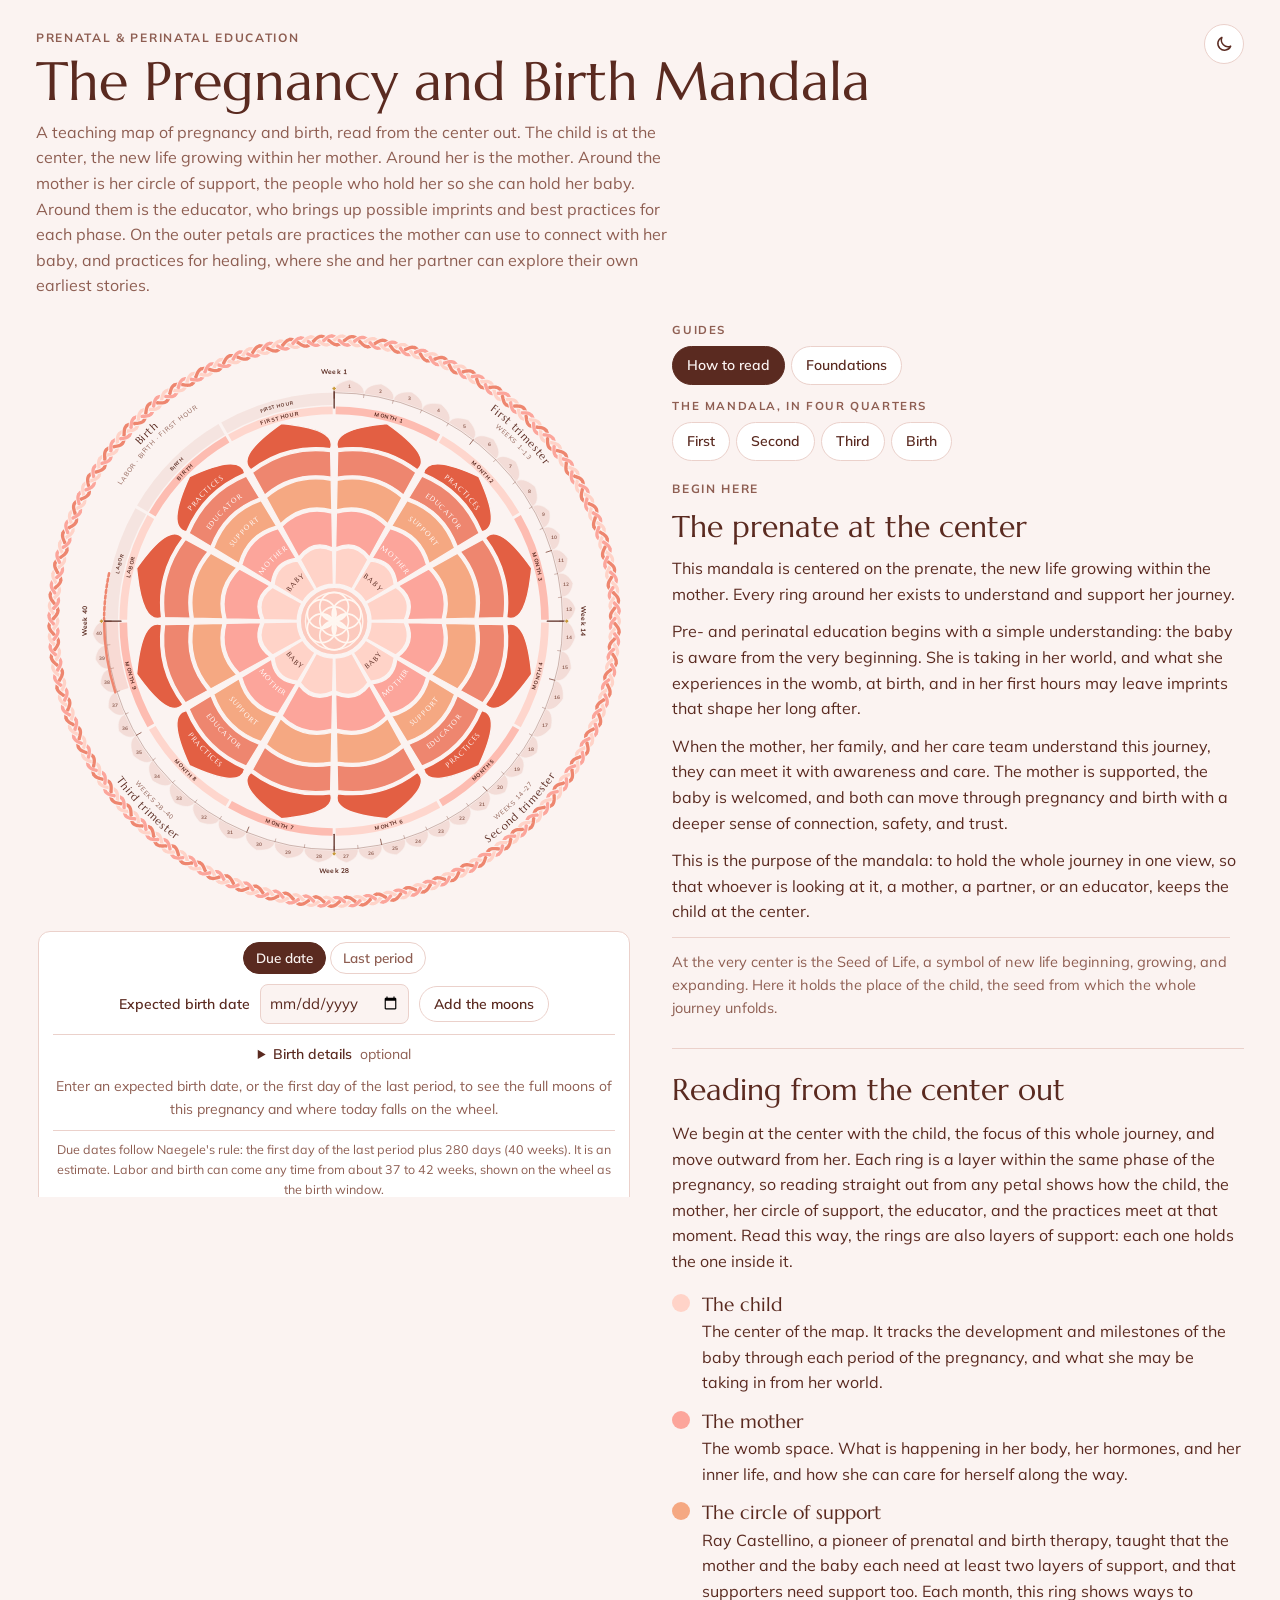
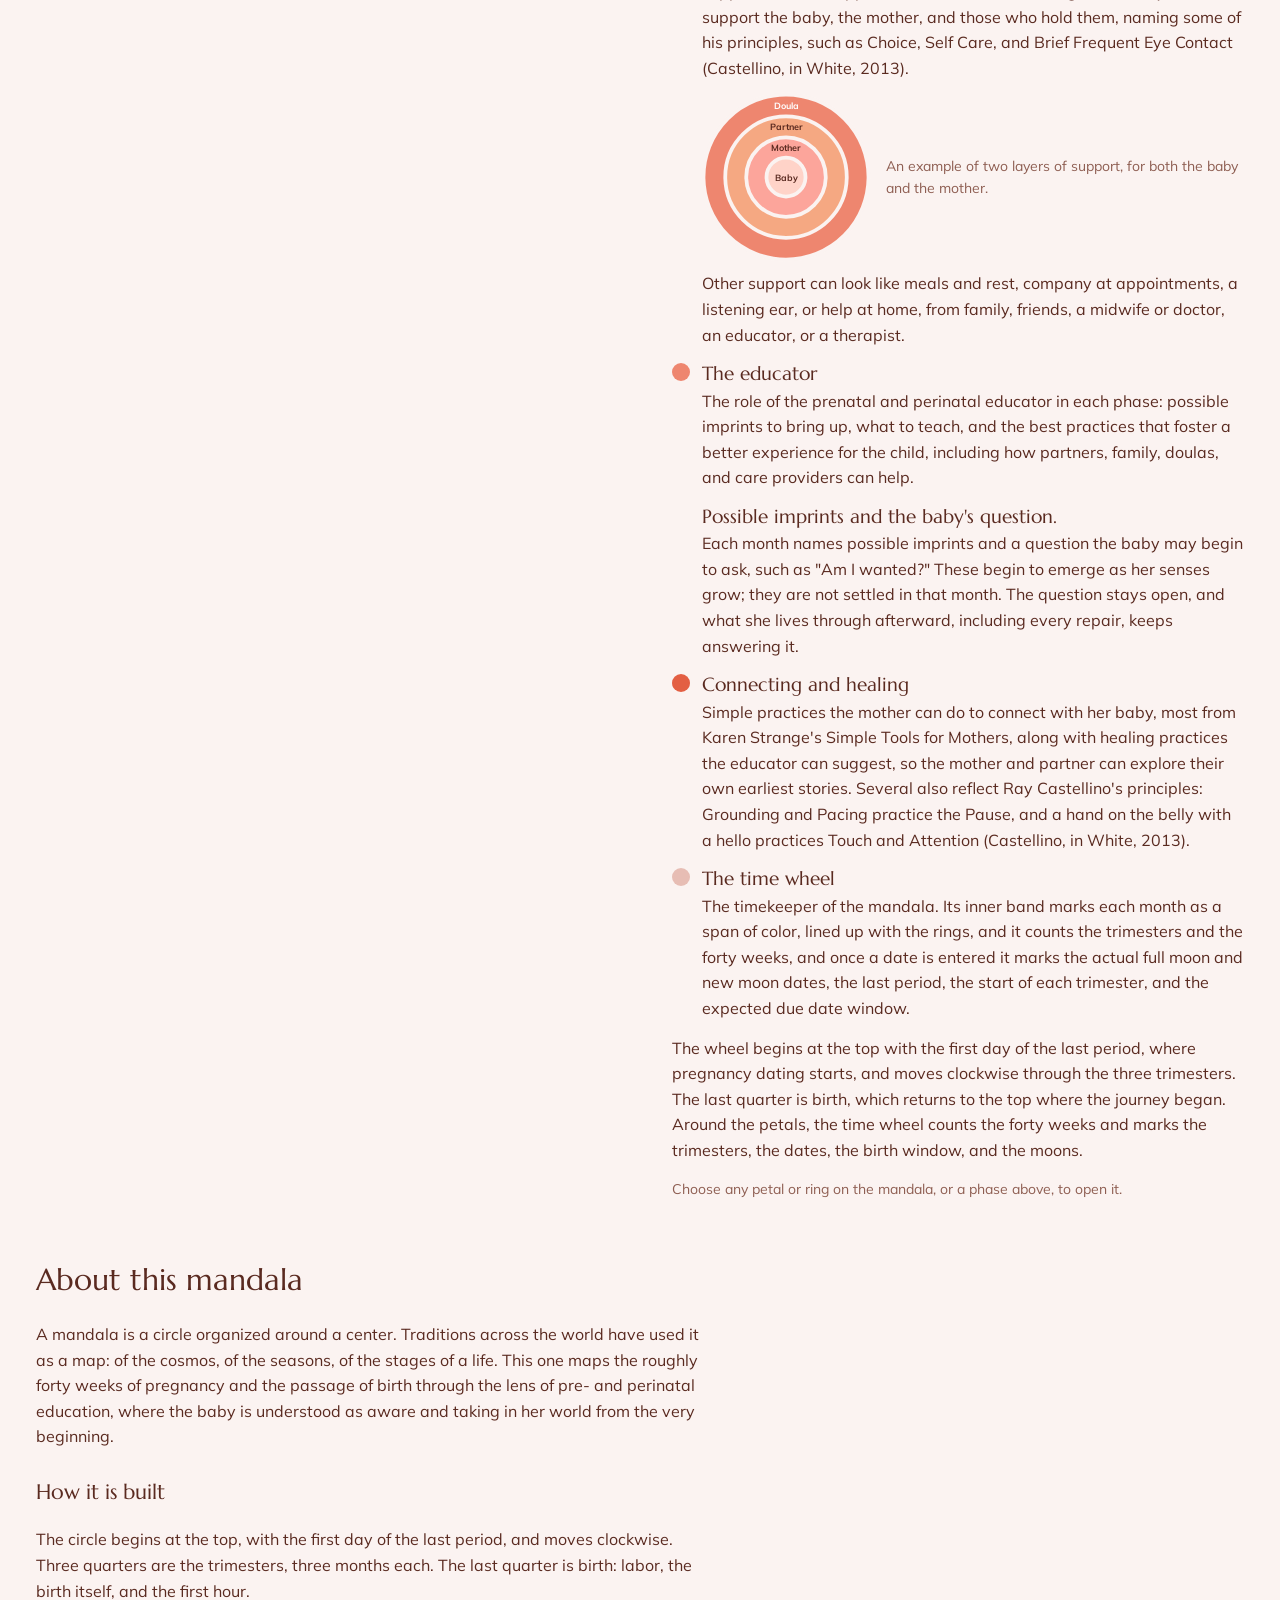
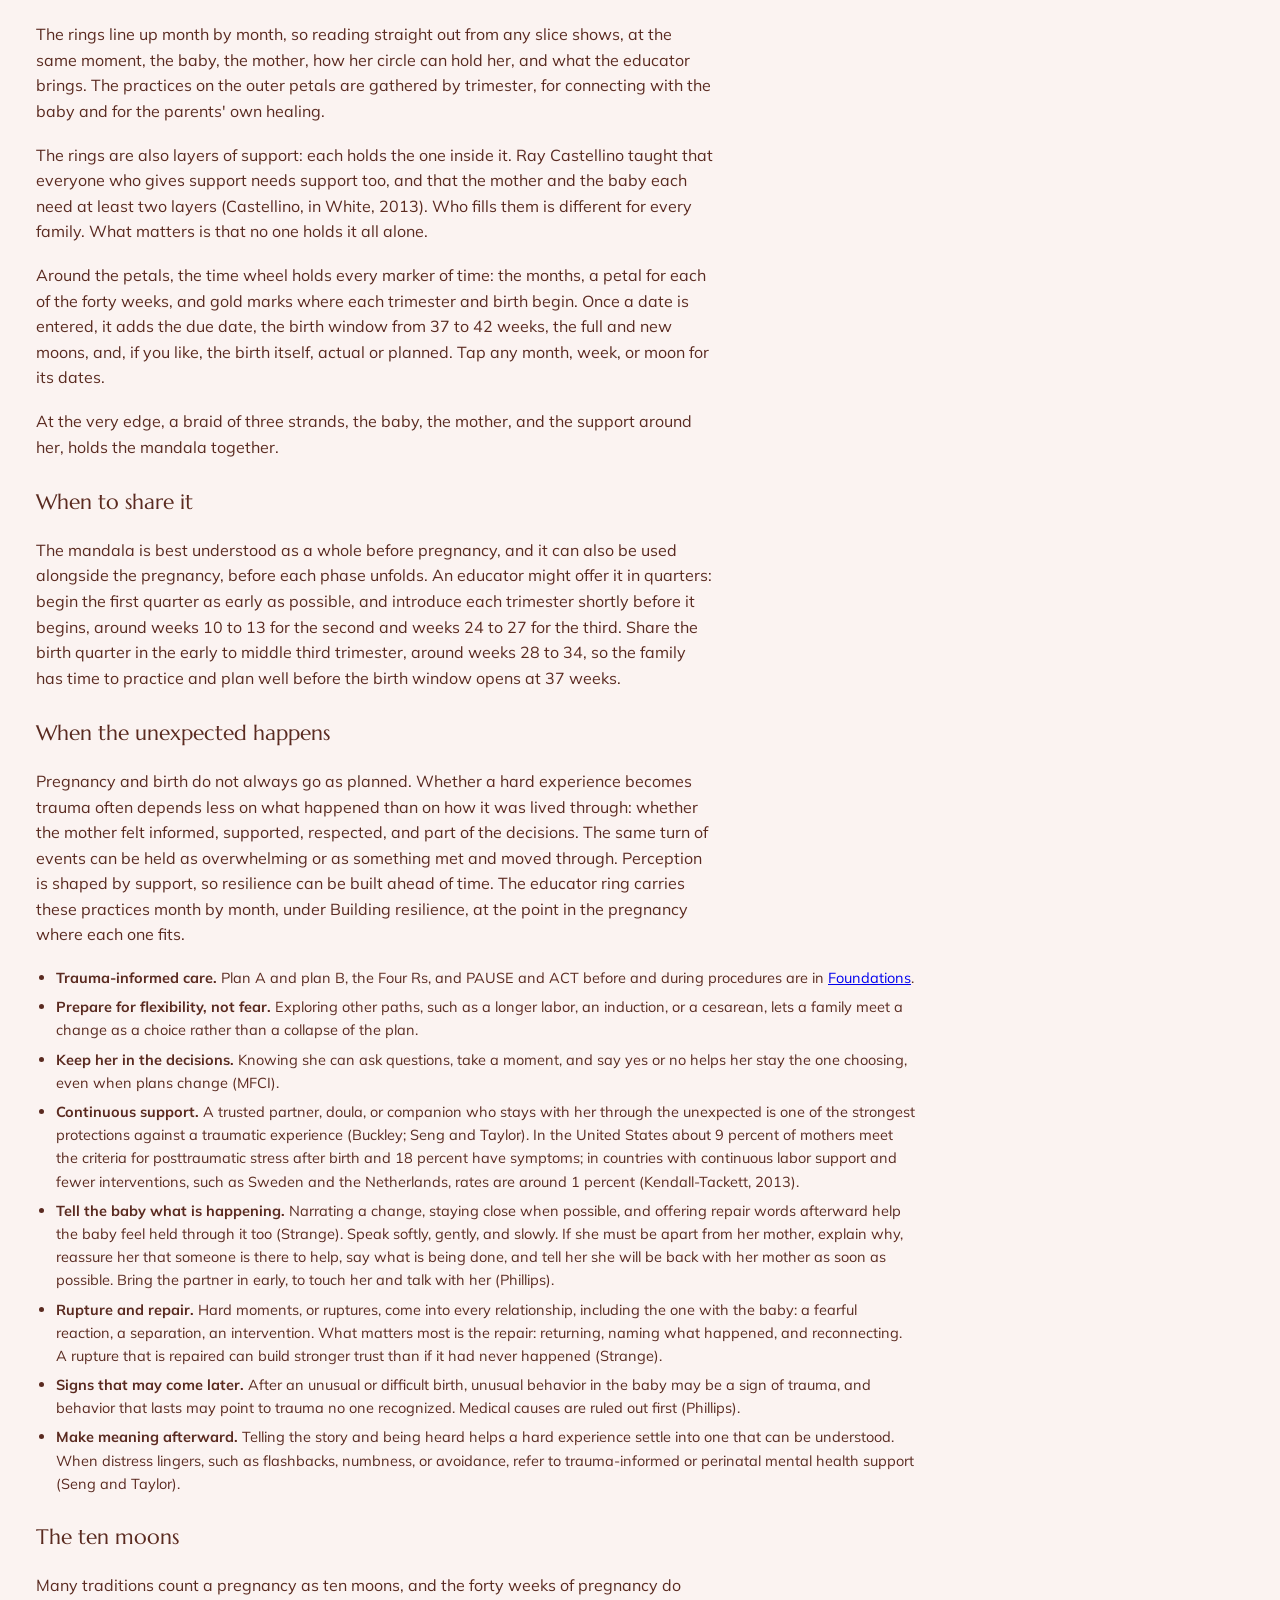
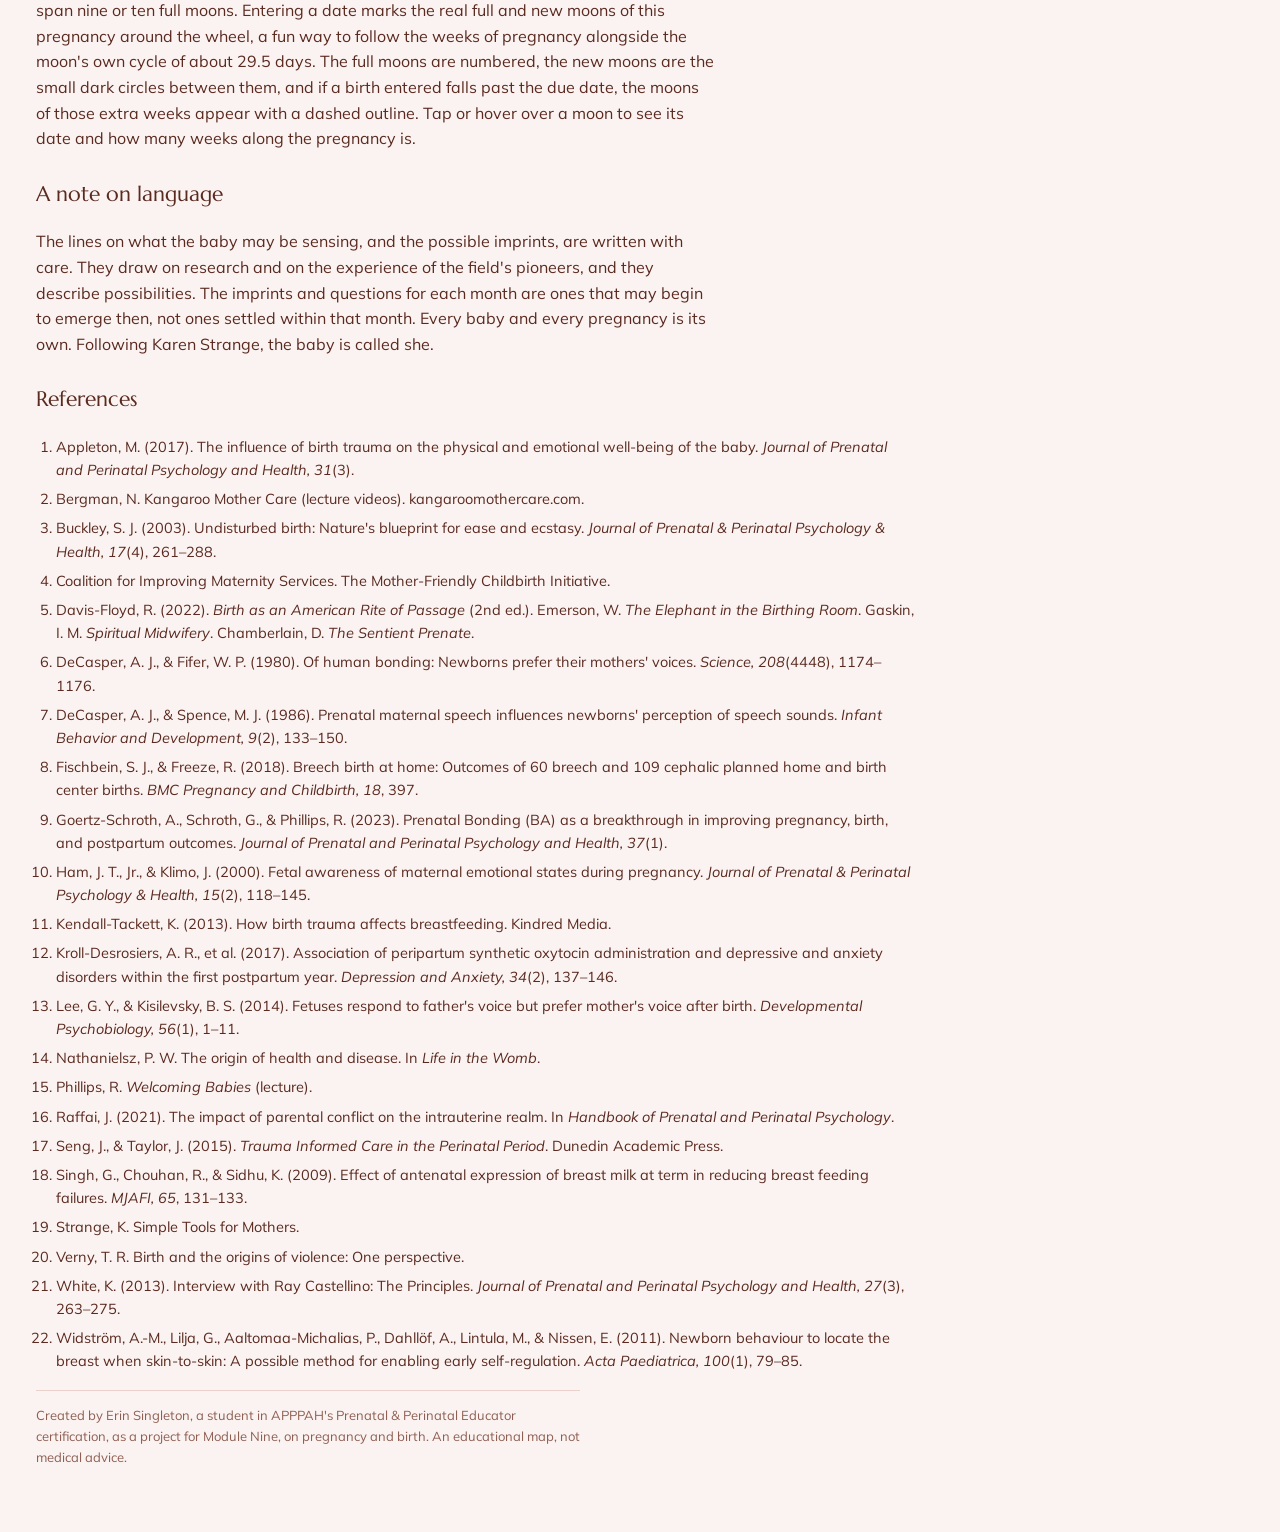
<file: index.html>
<!doctype html>
<html lang="en">
<head>
<meta charset="utf-8">
<meta name="viewport" content="width=device-width,initial-scale=1,viewport-fit=cover">
<title>The Pregnancy and Birth Mandala</title>
<meta name="description" content="A teaching map of pregnancy and birth, read from the center out: the child, the mother, the circle of support, the educator, and practices for connecting with the prenate and for healing.">
<link rel="icon" href="favicon.ico?v=3" sizes="any">
<link rel="icon" href="favicon.svg?v=3" type="image/svg+xml">
<link rel="icon" href="favicon-32.png?v=3" type="image/png" sizes="32x32">
<link rel="apple-touch-icon" href="apple-touch-icon.png?v=3">
<link rel="preconnect" href="https://fonts.googleapis.com">
<link rel="preconnect" href="https://fonts.gstatic.com" crossorigin>
<link rel="stylesheet" href="https://fonts.googleapis.com/css2?family=Marcellus&family=Mulish:ital,wght@0,400;0,600;0,700;1,400&display=swap">
<style>
/* Layout: the mandala holds the left (sticky on wide screens); the reading panel sits to the right. Center-out order everywhere. */
:root{
  --bg:#FBF3F1; --surface:#FFFFFF; --ink:#5A2A20; --muted:#8E5E52; --line:#EBD1CB;
  --core:#E35F43; --child:#FFD3C8; --mother:#FCA59B; --circle:#F5A882; --support:#EE866F; --practice:#E35F43; --moon:#E7BDB4;
  --on-dark:#FFFFFF; --on-light:#5A2A20; --today:#5A2A20; --gold:#C9993A; --fullmoon:#FFFFFF; --seed:#FFF7F1; --center:#FCCABE; --month:#FDBCB1; --month2:#FED6CD;
  --display:"Marcellus", "Cormorant Garamond", Georgia, serif;
  --body:"Mulish", "Avenir Next", "Segoe UI", system-ui, sans-serif;
}
@media (prefers-color-scheme: dark){ :root:not([data-theme="light"]){
  --bg:#2A1814; --surface:#351F1A; --ink:#F3DFDB; --muted:#C9A097; --line:#4E312A;
  --core:#E35F43; --child:#F8BAAE; --mother:#EB9184; --circle:#DE8E6C; --support:#DC765F; --practice:#D0553A; --moon:#A87166;
  --on-dark:#FFFFFF; --on-light:#3A1A14; --today:#F3DFDB; --gold:#E0B65E; --fullmoon:#FBF0E4; --seed:#9E721E; --center:var(--child); --month:#F2A699; --month2:#F8C4BA; color-scheme:dark }}
:root[data-theme="dark"]{
  --bg:#2A1814; --surface:#351F1A; --ink:#F3DFDB; --muted:#C9A097; --line:#4E312A;
  --core:#E35F43; --child:#F8BAAE; --mother:#EB9184; --circle:#DE8E6C; --support:#DC765F; --practice:#D0553A; --moon:#A87166;
  --on-dark:#FFFFFF; --on-light:#3A1A14; --today:#F3DFDB; --gold:#E0B65E; --fullmoon:#FBF0E4; --seed:#9E721E; --center:var(--child); --month:#F2A699; --month2:#F8C4BA; color-scheme:dark }

*{box-sizing:border-box}
html{scroll-padding-top:env(safe-area-inset-top,0px)}
[hidden]{display:none!important}
img{max-width:100%}
body{background:var(--bg);color:var(--ink);font-family:var(--body);font-size:16px;line-height:1.6;margin:0}
.wrap{max-width:1240px;margin:0 auto;padding-inline:16px;padding-block:28px 64px}
header.top{display:grid;gap:6px;margin-bottom:22px;position:relative;padding-right:52px}
:root[data-theme="light"]{color-scheme:light}
.themebtn{position:absolute;top:-4px;right:0;width:40px;height:40px;display:grid;place-items:center;border:1px solid var(--line);border-radius:50%;background:var(--surface);color:var(--ink);cursor:pointer;padding:0}
.themebtn:hover{background:var(--bg)}
.themebtn:focus-visible{outline:2px solid var(--ink);outline-offset:2px}
.themebtn svg{width:20px;height:20px;overflow:visible}
.themebtn .sun{display:none}
.is-dark .themebtn .moon{display:none}
.is-dark .themebtn .sun{display:block}
.eyebrow{font-size:12px;letter-spacing:.14em;text-transform:uppercase;color:var(--muted);font-weight:700}
h1{font-family:var(--display);font-weight:400;font-size:clamp(34px,5vw,54px);line-height:1.05;margin:0;text-wrap:balance}
.lede{max-width:64ch;color:var(--muted);margin:4px 0 0}
.lede a{color:var(--ink)}

.main{display:grid;grid-template-columns:minmax(0,1.05fr) minmax(0,1fr);gap:36px;align-items:start}
@media (max-width:900px){.main{grid-template-columns:1fr}}
/* on wide screens the wheel column stays in view and scrolls on its own, so what sits under the wheel is reachable from anywhere in the reading */
.stage{position:sticky;top:calc(env(safe-area-inset-top,0px) + 12px);display:grid;gap:14px;max-height:calc(100vh - 24px - env(safe-area-inset-top,0px));overflow-y:auto;overscroll-behavior:contain;scrollbar-width:thin;padding:4px 6px 12px 2px}
@media (max-width:900px){.stage{position:static;max-height:none;overflow:visible;padding:0}}
.svgbox{width:100%;max-width:640px;margin:0 auto;aspect-ratio:1/1;position:relative}
.coretip{position:absolute;left:50%;top:50%;transform:translate(-50%,calc(-100% - 9%));width:min(250px,70%);background:var(--surface);color:var(--ink);border:1px solid var(--line);border-radius:12px;padding:10px 12px;font-size:13.5px;line-height:1.45;text-align:center;box-shadow:0 6px 20px color-mix(in srgb, var(--ink) 16%, transparent);pointer-events:none;opacity:0;transition:opacity .2s ease}
.coretip.on{opacity:1}
.coretip{border-top:5px solid var(--center);background:color-mix(in srgb, var(--center) 18%, var(--surface))}
.coretip .coreicon{width:44px;height:44px;display:block;margin:2px auto 6px;overflow:visible}
.coretip span{display:block;color:var(--muted);font-size:12.5px;margin-top:4px}
.coretip b{font-family:var(--display);font-weight:400;font-size:16px;display:block;margin-bottom:2px}
.moontip{position:absolute;left:0;top:0;z-index:2;width:max-content;max-width:min(260px,72%);background:var(--surface);color:var(--ink);border:1px solid var(--line);border-radius:12px;padding:8px 12px;font-size:13.5px;line-height:1.4;text-align:center;box-shadow:0 6px 20px color-mix(in srgb, var(--ink) 16%, transparent);pointer-events:none;opacity:0;transition:opacity .15s ease}
.moontip.on{opacity:1}
.moontip.ringed{border-top:5px solid var(--tipc);background:color-mix(in srgb, var(--tipc) 14%, var(--surface))}
.moontip .ringtag{display:inline-flex;align-items:center;gap:6px;font-size:10.5px;font-weight:700;letter-spacing:.12em;text-transform:uppercase;color:var(--muted);margin-bottom:2px}
.moontip .ringtag i{width:10px;height:10px;border-radius:50%;background:var(--tipc);box-shadow:0 0 0 1px color-mix(in srgb, var(--ink) 25%, transparent)}
.moontip b{font-family:var(--display);font-weight:400;font-size:16px;display:block}
.moontip span{color:var(--muted);font-size:12.5px;display:block}
.moonmk{cursor:pointer}
.moonring{fill:transparent;cursor:pointer}
.braidhit{fill:transparent;cursor:pointer}
.braidhit:focus{outline:none}
.wkhit{fill:transparent;cursor:pointer}
.wkhit:focus{outline:none}
/* a small scallop for each week around the time wheel, under its number; it warms when its week is hovered */
.wks{fill:var(--moon);opacity:.42;transition:fill .15s ease,opacity .15s ease}
.wks{stroke:var(--bg);stroke-width:1.2}
.wks.hov{fill:var(--mother);opacity:1}
.wks.post{fill:transparent;opacity:1;stroke:var(--moon);stroke-width:1.6;stroke-dasharray:4 3}
.wks.post.hov{fill:var(--mother);stroke:var(--mother)}
.wks.after{fill:var(--bg);opacity:1;stroke:var(--practice);stroke-width:1.3;stroke-dasharray:3 2.5}
.wks.after.hov{fill:var(--mother);stroke:var(--mother)}
.wks.bornwk{fill:var(--practice);opacity:.85}
.trimark{stroke:var(--ink);stroke-width:2.5;stroke-linecap:round;pointer-events:none}
.trigem{fill:var(--gold);stroke:var(--bg);stroke-width:1.5;pointer-events:none}
.winband{fill:var(--support);opacity:.22;cursor:pointer}
.winline{fill:none;stroke:var(--support);stroke-width:5;stroke-linecap:round;cursor:pointer}
.winband.open,.winband:focus-visible{opacity:.36}
.winband:focus{outline:none}
.winlbl{fill:var(--muted);font-family:var(--body);font-size:11px;font-weight:700}
.moonring:focus{outline:none}
.moonring:focus-visible,.moonring.open{fill:color-mix(in srgb, var(--ink) 6%, transparent)}
.moonmk:focus{outline:none}
.moonmk:focus-visible circle,.moonmk.open circle{stroke:var(--ink)}
.center-msg{display:grid;gap:12px}
.center-msg h2{font-family:var(--display);font-weight:400;font-size:30px;margin:0;line-height:1.15}
.center-msg p{margin:0;max-width:62ch}
.center-msg .sym{font-size:14.5px;color:var(--muted);border-top:1px solid var(--line);padding-top:12px}
svg{width:100%;height:100%;display:block;overflow:visible}
.cell{cursor:pointer;transition:opacity .25s ease;stroke:var(--bg);stroke-width:2.5}
.cell:focus{outline:none}
.cell:focus-visible{stroke:var(--ink);stroke-width:3}
svg.dimming .cell.off{opacity:.28}
#selOutline path{fill:none;stroke:var(--gold);stroke-width:2;stroke-linejoin:round;pointer-events:none}
.lbl{pointer-events:none;font-family:var(--display);}
.lbl-light{fill:var(--on-dark)}
.lbl-dark{fill:var(--on-light)}
.seclbl{fill:var(--ink);font-family:var(--display);font-size:21px;letter-spacing:.06em;cursor:pointer}
.secsub{fill:var(--muted);font-family:var(--body);font-size:12.5px;letter-spacing:.12em;text-transform:uppercase}
.orn{fill:none;stroke:var(--line);stroke-width:1.2}
.mspan{fill:var(--month);cursor:pointer}
.mspan.alt{fill:var(--month2)}
.mspan:focus{outline:none}
.mspan:hover,.mspan:focus-visible,.mspan.open{fill:var(--mother)}
.mlbl{fill:var(--on-light);font-family:var(--body);font-weight:700;pointer-events:none}
.wk{fill:none;stroke:var(--muted);stroke-width:1.2;stroke-linecap:round;opacity:.7}
.wk5{stroke-width:1.8;opacity:1}
.wklbl{fill:var(--muted);font-family:var(--body);font-size:9.5px;font-weight:700}
.dot{fill:var(--line)}

.datebar{display:flex;flex-wrap:wrap;gap:10px;align-items:center;justify-content:center;background:var(--surface);border:1px solid var(--line);border-radius:12px;padding:10px 14px;max-width:640px;margin:0 auto;width:100%}
.datebar label{font-size:14px;font-weight:600}
.datemode{flex-basis:100%;display:flex;justify-content:center;gap:4px}
.datemode button{font:inherit;font-size:13.5px;font-weight:600;border:1px solid var(--line);background:transparent;color:var(--muted);border-radius:999px;padding:4px 12px;cursor:pointer}
.datemode button[aria-checked="true"]{background:var(--ink);color:var(--bg);border-color:var(--ink)}
.datemode button:focus-visible{outline:2px solid var(--ink);outline-offset:2px}
.datelbl{fill:var(--ink);font-family:var(--body);font-weight:700}
.datetick{stroke:var(--ink);stroke-width:2.5;stroke-linecap:round;pointer-events:none}
.datebar input{font:inherit;font-size:15px;padding:6px 8px;border:1px solid var(--line);border-radius:8px;background:var(--bg);color:var(--ink)}
.btn{font:inherit;font-size:14px;font-weight:600;border:1px solid var(--line);background:transparent;color:var(--ink);border-radius:999px;padding:6px 14px;cursor:pointer}
.btn:hover{background:var(--bg)}
.btn:focus-visible,.tab:focus-visible,.ringkey button:focus-visible{outline:2px solid var(--ink);outline-offset:2px}
.status{flex-basis:100%;text-align:center;font-size:14px;color:var(--muted);margin:0}
.status b{color:var(--ink)}
.birthdet{flex-basis:100%;border-top:1px solid var(--line);padding-top:8px}
.birthdet summary{cursor:pointer;font-size:14px;font-weight:600;text-align:center;list-style-position:inside}
.birthdet summary span{font-weight:400;color:var(--muted);margin-left:4px}
.birthdet .bd{display:grid;gap:10px;margin-top:10px}
.birthdet label{display:grid;gap:4px;font-size:13.5px;font-weight:600}
.birthdet select,.birthdet input{font:inherit;font-size:15px;padding:6px 8px;border:1px solid var(--line);border-radius:8px;background:var(--bg);color:var(--ink)}
.birthdet .bdbtns{display:flex;gap:8px;flex-wrap:wrap;justify-content:center}
.birthdet .bnote{margin:0;font-size:12.5px;color:var(--muted)}
.bq{fill:var(--moon);opacity:.28;cursor:pointer}
.bq:hover,.bq.open,.bq:focus-visible{opacity:.5}
.bq:focus{outline:none}
.bqlbl{fill:var(--ink);font-family:var(--body);font-weight:700;pointer-events:none}
.bq.set{fill:var(--practice)}
.bq.set:hover,.bq.set.open,.bq.set:focus-visible{opacity:1!important}
.bqlbl.set{fill:var(--on-dark)}
.bmk{cursor:pointer}
.bmk:focus{outline:none}
.bmk circle{fill:var(--practice);stroke:var(--bg);stroke-width:2.5}
.bmk.planned circle{fill:var(--bg);stroke:var(--practice);stroke-width:2.5;stroke-dasharray:3 2.5}
.bmk.labor circle{fill:var(--support)}
.bmk.labor.planned circle{fill:var(--bg);stroke:var(--support)}
.bmk:focus-visible circle,.bmk.open circle{stroke:var(--ink)}
.bline{stroke:var(--practice);stroke-width:2.5;stroke-linecap:round;pointer-events:none}
.bline.planned{stroke-dasharray:5 4}
.blbl{fill:var(--practice);font-family:var(--body);font-weight:700}
.rule{flex-basis:100%;text-align:center;font-size:12.5px;color:var(--muted);margin:0;border-top:1px solid var(--line);padding-top:8px}
.newmk circle{fill:var(--on-light);stroke:var(--moon);stroke-width:2}
.newmk:focus-visible circle,.newmk.open circle{stroke:var(--ink)}

.ringkey{display:flex;flex-wrap:wrap;gap:8px;justify-content:center;max-width:640px;margin:0 auto}
.ringkey button{display:inline-flex;align-items:center;gap:8px;font:inherit;font-size:13.5px;font-weight:600;color:var(--ink);background:var(--surface);border:1px solid var(--line);border-radius:999px;padding:5px 12px 5px 8px;cursor:pointer}
.sw{width:14px;height:14px;border-radius:50%;flex:none}

/* Panel */
.panel{display:grid;gap:18px;min-width:0}
.tabs{display:flex;flex-wrap:wrap;gap:6px}
.tab{font:inherit;font-size:14px;font-weight:600;padding:7px 14px;border-radius:999px;border:1px solid var(--line);background:var(--surface);color:var(--ink);cursor:pointer}
.tab[aria-selected="true"]{background:var(--ink);color:var(--bg);border-color:var(--ink)}
.nav{display:grid;gap:12px}
.navgroup{display:grid;gap:7px}
.navlbl{font-size:11.5px;letter-spacing:.14em;text-transform:uppercase;color:var(--muted);font-weight:700}
.fcard .where{margin:0;color:var(--muted);font-size:14px}
.fgroup{font-family:var(--display);font-weight:400;font-size:24px;margin:14px 0 0;scroll-margin-top:16px}
.fgroup:first-of-type{margin-top:4px}
.fcard p{margin:0}
.fcard .where a{white-space:nowrap}
.fcard{scroll-margin-top:16px}
.jump{display:flex;flex-wrap:wrap;align-items:center;gap:6px;margin:2px 0 0 4px;padding-left:12px;border-left:2px solid var(--line)}
.jump[hidden]{display:none}
.jump span{font-size:11px;letter-spacing:.12em;text-transform:uppercase;color:var(--muted);font-weight:700;margin-right:2px}
.sub{font:inherit;font-size:13px;font-weight:600;padding:4px 11px;border-radius:999px;border:1px solid var(--line);background:transparent;color:var(--ink);cursor:pointer}
.sub:hover{background:var(--surface)}
.sub[aria-current="true"]{background:color-mix(in srgb, var(--mother) 55%, var(--surface));border-color:var(--mother)}
.sub:focus-visible{outline:2px solid var(--ink);outline-offset:2px}
.phasehead h2{font-family:var(--display);font-weight:400;font-size:32px;line-height:1.1;margin:0}
.phasehead .meta{color:var(--muted);font-size:14px;margin-top:4px;font-variant-numeric:tabular-nums}
.phasehead p{margin:10px 0 0;max-width:62ch}
.ring{background:var(--surface);border:1px solid var(--line);border-radius:14px;padding:16px 18px;display:grid;gap:10px;scroll-margin-top:16px}
.ring.hl{border-color:var(--ink);box-shadow:0 0 0 1px var(--ink)}
.ring h3{margin:0;font-family:var(--display);font-weight:400;font-size:22px;display:flex;align-items:center;gap:10px}
.ring h3 .sw{width:16px;height:16px}
.ring .about{margin:0;color:var(--muted);font-size:14px}
.ring h4{margin:4px 0 0;font-size:12px;letter-spacing:.12em;text-transform:uppercase;color:var(--muted)}
.ring p{margin:0}
.ring ul{margin:0;padding-left:20px;display:grid;gap:6px}
#r-practice h4{border-top:1px solid var(--line);padding-top:14px;margin-top:8px}
.support{background:color-mix(in srgb, var(--support) 12%, transparent);border-radius:10px;padding:10px 12px;font-size:14.5px}
.mcard{background:var(--surface);border:1px solid var(--line);border-radius:14px;padding:16px 18px;display:grid;gap:14px;scroll-margin-top:16px}
.mcard.cur{border-color:var(--ink);box-shadow:0 0 0 1px var(--ink)}
.mt{font-family:var(--display);font-size:24px;display:flex;flex-wrap:wrap;gap:4px 12px;align-items:baseline}
.mt span{font-family:var(--body);font-size:13.5px;color:var(--muted);font-variant-numeric:tabular-nums}
.lane{display:grid;gap:6px;padding:2px 0 2px 14px;border-left:3px solid var(--line)}
.lane p{margin:0}
.lane h4{display:flex;align-items:center;gap:8px;margin:0;font-size:12px;letter-spacing:.12em;text-transform:uppercase;color:var(--muted)}
.lane h4 .sw{width:12px;height:12px}
.l-child{border-left-color:var(--child)} .l-mother{border-left-color:var(--mother)} .l-circle{border-left-color:var(--circle)} .l-edu{border-left-color:var(--support)}
.lane.hl{background:color-mix(in srgb, var(--ink) 6%, transparent);border-radius:0 8px 8px 0;padding-block:8px}
.take{font-style:italic}
/* the baby's question: the one the month's imprint may answer, set after the imprint */
.herq{font-family:var(--display);font-size:20px;line-height:1.3;color:var(--ink);margin:4px 0 8px;padding:12px 14px;text-align:center;border-top:1px solid var(--line);border-bottom:1px solid var(--line)}
.herq small{display:block;font-family:var(--body);font-size:13.5px;line-height:1.45;color:var(--muted);margin-top:3px}
.herq span{display:block;font-family:var(--body);font-size:11px;font-weight:700;letter-spacing:.16em;text-transform:uppercase;color:var(--muted);margin-bottom:2px}
.moontip .tq{display:block;font-family:var(--display);font-style:normal;font-size:15px;margin:0 0 4px}
.moontip .tql{font-size:10.5px;font-weight:700;letter-spacing:.12em;text-transform:uppercase;margin:6px 0 1px}
.moontip .tql.q{font-size:12.5px;font-weight:400;font-style:italic;letter-spacing:0;text-transform:none}
.deeper{font-size:14px;color:var(--muted)}
.deeper b{color:var(--ink)}
.deeper ul{margin:4px 0 0;padding-left:18px;display:grid;gap:3px}
.src{font-size:12.5px;color:var(--muted)}
.intro{display:grid;gap:14px}
.center-msg + .intro{margin-top:28px;padding-top:24px;border-top:1px solid var(--line)}
.intro h2{font-family:var(--display);font-weight:400;font-size:30px;margin:0;line-height:1.15}
.intro p{margin:0;max-width:62ch}
.legend{display:grid;gap:10px;margin:0;padding:0;list-style:none}
.legend li{display:grid;grid-template-columns:18px 1fr;gap:12px;align-items:start}
.legend .sw{margin-top:5px;width:18px;height:18px}
.legend b{font-family:var(--display);font-weight:400;font-size:19px;display:block}
.layers{display:flex;flex-wrap:wrap;align-items:center;gap:12px 16px;margin:12px 0 0}
.layers svg{width:168px;height:168px;flex:none;overflow:visible}
.layers text{font-family:var(--body);font-size:12px;font-weight:700;fill:var(--on-light);text-anchor:middle;dominant-baseline:central}
.layers text.lt{fill:var(--on-dark)}
.layers figcaption{flex:1 1 180px;font-size:14px;color:var(--muted)}
.legend .more{margin:10px 0 0}
.lane .about{margin:0;color:var(--muted);font-size:14px}
.hint{font-size:14px;color:var(--muted)}

section.about{margin-top:56px;display:grid;gap:18px;max-width:880px}
section.about h2{font-family:var(--display);font-weight:400;font-size:30px;margin:0}
section.about h3{font-family:var(--display);font-weight:400;font-size:21px;margin:8px 0 0}
section.about p{margin:0;max-width:68ch}
.refs{margin:0;padding-left:20px;display:grid;gap:6px;font-size:14.5px}
.foot{font-size:13px;color:var(--muted);border-top:1px solid var(--line);padding-top:14px;margin-top:10px}
@media (prefers-reduced-motion: reduce){.cell{transition:none}}
</style>
<script>
try{ var t=localStorage.getItem("pm-theme"); if(t==="light"||t==="dark") document.documentElement.setAttribute("data-theme",t); }catch(e){}
</script>
</head>
<body>
<div class="wrap">
  <header class="top">
    <button class="themebtn" type="button" id="themebtn" aria-label="Switch to dark mode">
      <svg class="sun" viewBox="0 0 24 24" fill="none" stroke="currentColor" stroke-width="1.8" stroke-linecap="round" aria-hidden="true"><circle cx="12" cy="12" r="4.2"/><path d="M12 2.5v2.2M12 19.3v2.2M2.5 12h2.2M19.3 12h2.2M5.3 5.3l1.6 1.6M17.1 17.1l1.6 1.6M5.3 18.7l1.6-1.6M17.1 6.9l1.6-1.6"/></svg>
      <svg class="moon" viewBox="0 0 24 24" fill="none" stroke="currentColor" stroke-width="1.8" stroke-linejoin="round" aria-hidden="true"><path d="M20 14.5A8 8 0 0 1 9.5 4a8 8 0 1 0 10.5 10.5z"/></svg>
    </button>
    <div class="eyebrow">Prenatal &amp; Perinatal Education</div>
    <h1>The Pregnancy and Birth Mandala</h1>
    <p class="lede">A teaching map of pregnancy and birth, read from the center out. The child is at the center, the new life growing within her mother. Around her is the mother. Around the mother is her circle of support, the people who hold her so she can hold her baby. Around them is the educator, who brings up possible imprints and best practices for each phase. On the outer petals are practices the mother can use to connect with her baby, and practices for healing, where she and her partner can explore their own earliest stories.</p>
  </header>

  <div class="main">
    <div class="stage">
      <div class="svgbox"><div class="moontip" id="moontip" role="status"></div><div class="coretip" id="coretip" aria-hidden="true"><svg class="coreicon" viewBox="-68 -68 136 136" aria-hidden="true"><circle r="66" fill="var(--center)"/><g fill="none" stroke="var(--seed)" stroke-width="5"><path d="M0 0A28 28 0 0 1 0.0 -28.0A28 28 0 0 1 0 0Z" fill="var(--seed)" stroke="none"/><path d="M0 0A28 28 0 0 1 24.2 -14.0A28 28 0 0 1 0 0Z" fill="var(--seed)" stroke="none"/><path d="M0 0A28 28 0 0 1 24.2 14.0A28 28 0 0 1 0 0Z" fill="var(--seed)" stroke="none"/><path d="M0 0A28 28 0 0 1 0.0 28.0A28 28 0 0 1 0 0Z" fill="var(--seed)" stroke="none"/><path d="M0 0A28 28 0 0 1 -24.2 14.0A28 28 0 0 1 0 0Z" fill="var(--seed)" stroke="none"/><path d="M0 0A28 28 0 0 1 -24.2 -14.0A28 28 0 0 1 0 0Z" fill="var(--seed)" stroke="none"/><circle r="28"/><circle cx="0.0" cy="-28.0" r="28"/><circle cx="24.2" cy="-14.0" r="28"/><circle cx="24.2" cy="14.0" r="28"/><circle cx="0.0" cy="28.0" r="28"/><circle cx="-24.2" cy="14.0" r="28"/><circle cx="-24.2" cy="-14.0" r="28"/><circle r="56"/></g></svg><b>The new life at the center</b>The Seed of Life: new life beginning, growing, and expanding within her mother.<span>Tap to read more.</span></div><svg id="m" viewBox="-578 -578 1156 1156" role="group" aria-label="Pregnancy mandala"></svg></div>
      <form class="datebar" id="dateform" autocomplete="off">
        <div class="datemode" role="radiogroup" aria-label="Which date do you know?">
          <button type="button" role="radio" aria-checked="true" data-mode="edd">Due date</button>
          <button type="button" role="radio" aria-checked="false" data-mode="lmp">Last period</button>
        </div>
        <label for="edd" id="datelabel">Expected birth date</label>
        <input type="date" id="edd" name="edd">
        <button class="btn" type="submit">Add the moons</button>
        <button class="btn" type="button" id="clear" hidden>Clear</button>
        <details class="birthdet" id="birthdet">
          <summary>Birth details <span>optional</span></summary>
          <div class="bd">
            <label>How birth begins
              <select id="bkind">
                <option value="spont">Labor begins on its own</option>
                <option value="induce">Induction</option>
                <option value="cesarean">Cesarean</option>
              </select></label>
            <label id="blabor-l"><span id="blabor-t">Labor began</span><input type="datetime-local" id="blabor"></label>
            <label><span id="bbirth-t">Birth</span><input type="datetime-local" id="bbirth"></label>
            <div class="bdbtns"><button class="btn" type="button" id="bsave">Show on the wheel</button><button class="btn" type="button" id="bclear" hidden>Clear birth details</button></div>
            <p class="bnote">For a birth that has happened, or one that is planned, such as an induction or a cesarean for medical reasons. The due date and the full forty weeks stay on the wheel, and the birth is marked where it falls, so you can see where the baby is at that time and prepare along that line. A date still to come is shown as planned.</p>
          </div>
        </details>
        <p class="status" id="status">Enter an expected birth date, or the first day of the last period, to see the full moons of this pregnancy and where today falls on the wheel.</p>
        <p class="rule">Due dates follow Naegele's rule: the first day of the last period plus 280 days (40 weeks). It is an estimate. Labor and birth can come any time from about 37 to 42 weeks, shown on the wheel as the birth window.</p>
      </form>
      <div class="ringkey" id="ringkey" aria-label="Rings"></div>
    </div>

    <div class="panel">
      <div class="nav">
        <div class="navgroup"><div class="navlbl">Guides</div><div class="tabs" role="tablist" id="gtabs"></div><div class="jump" id="gjump" hidden></div></div>
        <div class="navgroup"><div class="navlbl">The mandala, in four quarters</div><div class="tabs" role="tablist" id="tabs"></div><div class="jump" id="jump" hidden></div></div>
      </div>
      <div id="panel" aria-live="polite"></div>
    </div>
  </div>

  <section class="about" id="about">
    <h2>About this mandala</h2>
    <p>A mandala is a circle organized around a center. Traditions across the world have used it as a map: of the cosmos, of the seasons, of the stages of a life. This one maps the roughly forty weeks of pregnancy and the passage of birth through the lens of pre- and perinatal education, where the baby is understood as aware and taking in her world from the very beginning.</p>
    <h3>How it is built</h3>
    <p>The circle begins at the top, with the first day of the last period, and moves clockwise. Three quarters are the trimesters, three months each. The last quarter is birth: labor, the birth itself, and the first hour.</p>
    <p>The rings line up month by month, so reading straight out from any slice shows, at the same moment, the baby, the mother, how her circle can hold her, and what the educator brings. The practices on the outer petals are gathered by trimester, for connecting with the baby and for the parents' own healing.</p>
    <p>The rings are also layers of support: each holds the one inside it. Ray Castellino taught that everyone who gives support needs support too, and that the mother and the baby each need at least two layers (Castellino, in White, 2013). Who fills them is different for every family. What matters is that no one holds it all alone.</p>
    <p>Around the petals, the time wheel holds every marker of time: the months, a petal for each of the forty weeks, and gold marks where each trimester and birth begin. Once a date is entered, it adds the due date, the birth window from 37 to 42 weeks, the full and new moons, and, if you like, the birth itself, actual or planned. Tap any month, week, or moon for its dates.</p>
    <p>At the very edge, a braid of three strands, the baby, the mother, and the support around her, holds the mandala together.</p>
    <h3>When to share it</h3>
    <p>The mandala is best understood as a whole before pregnancy, and it can also be used alongside the pregnancy, before each phase unfolds. An educator might offer it in quarters: begin the first quarter as early as possible, and introduce each trimester shortly before it begins, around weeks 10 to 13 for the second and weeks 24 to 27 for the third. Share the birth quarter in the early to middle third trimester, around weeks 28 to 34, so the family has time to practice and plan well before the birth window opens at 37 weeks.</p>
    <h3 id="unexpected">When the unexpected happens</h3>
    <p>Pregnancy and birth do not always go as planned. Whether a hard experience becomes trauma often depends less on what happened than on how it was lived through: whether the mother felt informed, supported, respected, and part of the decisions. The same turn of events can be held as overwhelming or as something met and moved through. Perception is shaped by support, so resilience can be built ahead of time. The educator ring carries these practices month by month, under Building resilience, at the point in the pregnancy where each one fits.</p>
    <ul class="refs">
      <li><b>Trauma-informed care.</b> Plan A and plan B, the Four Rs, and PAUSE and ACT before and during procedures are in <a href="#" data-found="trauma">Foundations</a>.</li>
      <li><b>Prepare for flexibility, not fear.</b> Exploring other paths, such as a longer labor, an induction, or a cesarean, lets a family meet a change as a choice rather than a collapse of the plan.</li>
      <li><b>Keep her in the decisions.</b> Knowing she can ask questions, take a moment, and say yes or no helps her stay the one choosing, even when plans change (MFCI).</li>
      <li><b>Continuous support.</b> A trusted partner, doula, or companion who stays with her through the unexpected is one of the strongest protections against a traumatic experience (Buckley; Seng and Taylor). In the United States about 9 percent of mothers meet the criteria for posttraumatic stress after birth and 18 percent have symptoms; in countries with continuous labor support and fewer interventions, such as Sweden and the Netherlands, rates are around 1 percent (Kendall-Tackett, 2013).</li>
      <li><b>Tell the baby what is happening.</b> Narrating a change, staying close when possible, and offering repair words afterward help the baby feel held through it too (Strange). Speak softly, gently, and slowly. If she must be apart from her mother, explain why, reassure her that someone is there to help, say what is being done, and tell her she will be back with her mother as soon as possible. Bring the partner in early, to touch her and talk with her (Phillips).</li>
      <li><b>Rupture and repair.</b> Hard moments, or ruptures, come into every relationship, including the one with the baby: a fearful reaction, a separation, an intervention. What matters most is the repair: returning, naming what happened, and reconnecting. A rupture that is repaired can build stronger trust than if it had never happened (Strange).</li>
      <li><b>Signs that may come later.</b> After an unusual or difficult birth, unusual behavior in the baby may be a sign of trauma, and behavior that lasts may point to trauma no one recognized. Medical causes are ruled out first (Phillips).</li>
      <li><b>Make meaning afterward.</b> Telling the story and being heard helps a hard experience settle into one that can be understood. When distress lingers, such as flashbacks, numbness, or avoidance, refer to trauma-informed or perinatal mental health support (Seng and Taylor).</li>
    </ul>
    <h3>The ten moons</h3>
    <p>Many traditions count a pregnancy as ten moons, and the forty weeks of pregnancy do span nine or ten full moons. Entering a date marks the real full and new moons of this pregnancy around the wheel, a fun way to follow the weeks of pregnancy alongside the moon's own cycle of about 29.5 days. The full moons are numbered, the new moons are the small dark circles between them, and if a birth entered falls past the due date, the moons of those extra weeks appear with a dashed outline. Tap or hover over a moon to see its date and how many weeks along the pregnancy is.</p>
    <h3>A note on language</h3>
    <p>The lines on what the baby may be sensing, and the possible imprints, are written with care. They draw on research and on the experience of the field's pioneers, and they describe possibilities. The imprints and questions for each month are ones that may begin to emerge then, not ones settled within that month. Every baby and every pregnancy is its own. Following Karen Strange, the baby is called she.</p>
    <h3>References</h3>
    <ol class="refs">
      <li>Appleton, M. (2017). The influence of birth trauma on the physical and emotional well-being of the baby. <i>Journal of Prenatal and Perinatal Psychology and Health, 31</i>(3).</li>
      <li>Bergman, N. Kangaroo Mother Care (lecture videos). kangaroomothercare.com.</li>
      <li>Buckley, S. J. (2003). Undisturbed birth: Nature's blueprint for ease and ecstasy. <i>Journal of Prenatal &amp; Perinatal Psychology &amp; Health, 17</i>(4), 261–288.</li>
      <li>Coalition for Improving Maternity Services. The Mother-Friendly Childbirth Initiative.</li>
      <li>Davis-Floyd, R. (2022). <i>Birth as an American Rite of Passage</i> (2nd ed.). Emerson, W. <i>The Elephant in the Birthing Room</i>. Gaskin, I. M. <i>Spiritual Midwifery</i>. Chamberlain, D. <i>The Sentient Prenate</i>.</li>
      <li>DeCasper, A. J., &amp; Fifer, W. P. (1980). Of human bonding: Newborns prefer their mothers' voices. <i>Science, 208</i>(4448), 1174–1176.</li>
      <li>DeCasper, A. J., &amp; Spence, M. J. (1986). Prenatal maternal speech influences newborns' perception of speech sounds. <i>Infant Behavior and Development, 9</i>(2), 133–150.</li>
      <li>Fischbein, S. J., &amp; Freeze, R. (2018). Breech birth at home: Outcomes of 60 breech and 109 cephalic planned home and birth center births. <i>BMC Pregnancy and Childbirth, 18</i>, 397.</li>
      <li>Goertz-Schroth, A., Schroth, G., &amp; Phillips, R. (2023). Prenatal Bonding (BA) as a breakthrough in improving pregnancy, birth, and postpartum outcomes. <i>Journal of Prenatal and Perinatal Psychology and Health, 37</i>(1).</li>
      <li>Ham, J. T., Jr., &amp; Klimo, J. (2000). Fetal awareness of maternal emotional states during pregnancy. <i>Journal of Prenatal &amp; Perinatal Psychology &amp; Health, 15</i>(2), 118–145.</li>
      <li>Kendall-Tackett, K. (2013). How birth trauma affects breastfeeding. Kindred Media.</li>
      <li>Kroll-Desrosiers, A. R., et al. (2017). Association of peripartum synthetic oxytocin administration and depressive and anxiety disorders within the first postpartum year. <i>Depression and Anxiety, 34</i>(2), 137–146.</li>
      <li>Lee, G. Y., &amp; Kisilevsky, B. S. (2014). Fetuses respond to father's voice but prefer mother's voice after birth. <i>Developmental Psychobiology, 56</i>(1), 1–11.</li>
      <li>Nathanielsz, P. W. The origin of health and disease. In <i>Life in the Womb</i>.</li>
      <li>Phillips, R. <i>Welcoming Babies</i> (lecture).</li>
      <li>Raffai, J. (2021). The impact of parental conflict on the intrauterine realm. In <i>Handbook of Prenatal and Perinatal Psychology</i>.</li>
      <li>Seng, J., &amp; Taylor, J. (2015). <i>Trauma Informed Care in the Perinatal Period</i>. Dunedin Academic Press.</li>
      <li>Singh, G., Chouhan, R., &amp; Sidhu, K. (2009). Effect of antenatal expression of breast milk at term in reducing breast feeding failures. <i>MJAFI, 65</i>, 131–133.</li>
      <li>Strange, K. Simple Tools for Mothers.</li>
      <li>Verny, T. R. Birth and the origins of violence: One perspective.</li>
      <li>White, K. (2013). Interview with Ray Castellino: The Principles. <i>Journal of Prenatal and Perinatal Psychology and Health, 27</i>(3), 263–275.</li>
      <li>Widström, A.-M., Lilja, G., Aaltomaa-Michalias, P., Dahllöf, A., Lintula, M., &amp; Nissen, E. (2011). Newborn behaviour to locate the breast when skin-to-skin: A possible method for enabling early self-regulation. <i>Acta Paediatrica, 100</i>(1), 79–85.</li>
    </ol>
    <p class="foot">Created by Erin Singleton, a student in APPPAH's Prenatal &amp; Perinatal Educator certification, as a project for Module Nine, on pregnancy and birth. An educational map, not medical advice.</p>
  </section>
</div>

<script>
(function(){
"use strict";

/* ---------- Content ---------- */
const RINGS = {
  child:   {name:"The child", color:"--child", about:"The center of the map. It tracks the development and milestones of the baby through each period of the pregnancy, and what she may be taking in from her world."},
  mother:  {name:"The mother", color:"--mother", about:"The womb space. What is happening in her body, her hormones, and her inner life, and how she can care for herself along the way."},
  circle:  {name:"The circle of support", color:"--circle", about:"Ray Castellino, a pioneer of prenatal and birth therapy, taught that the mother and the baby each need at least two layers of support, and that supporters need support too. Each month, this ring shows ways to support the baby, the mother, and those who hold them, naming some of his principles, such as Choice, Self Care, and Brief Frequent Eye Contact (Castellino, in White, 2013).",
   more:`<figure class="layers">
      <svg viewBox="-112 -112 224 224" role="img" aria-label="Nested circles: the doula holds the partner, the partner holds the mother, the mother holds the baby">
        <g stroke="var(--bg)" stroke-width="5"><circle r="110" fill="var(--support)"/><circle r="81" fill="var(--circle)"/><circle r="53" fill="var(--mother)"/><circle r="26" fill="var(--child)"/></g>
        <text y="-95.5" class="lt">Doula</text><text y="-67">Partner</text><text y="-39.5">Mother</text><text y="1">Baby</text>
      </svg>
      <figcaption>An example of two layers of support, for both the baby and the mother.</figcaption>
    </figure>
    <p class="more">Other support can look like meals and rest, company at appointments, a listening ear, or help at home, from family, friends, a midwife or doctor, an educator, or a therapist.</p>`},
  support: {name:"The educator", color:"--support", about:"The role of the prenatal and perinatal educator in each phase: possible imprints to bring up, what to teach, and the best practices that foster a better experience for the child, including how partners, family, doulas, and care providers can help.",
   more:`<p class="more"><b>Possible imprints and the baby's question.</b> Each month names possible imprints and a question the baby may begin to ask, such as "Am I wanted?" These begin to emerge as her senses grow; they are not settled in that month. The question stays open, and what she lives through afterward, including every repair, keeps answering it.</p>`},
  practice:{name:"Connecting and healing", color:"--practice", about:"Simple practices the mother can do to connect with her baby, most from Karen Strange's Simple Tools for Mothers, along with healing practices the educator can suggest, so the mother and partner can explore their own earliest stories. Several also reflect Ray Castellino's principles: Grounding and Pacing practice the Pause, and a hand on the belly with a hello practices Touch and Attention (Castellino, in White, 2013)."}
};

const PHASES = [
  {id:"t1", name:"First trimester", short:"First", sub:"Weeks 1–13", days:[0,90],
   intro:"The beginning, from conception to taking root. The baby forms at a remarkable pace, often before anyone knows she is there, while the news can bring joy, fear, and old feelings to the surface; a time to welcome her, find one way to settle, and gather the people who will help."},
  {id:"t2", name:"Second trimester", short:"Second", sub:"Weeks 14–27", days:[91,188],
   intro:"The middle, when the relationship becomes something both can sense. The baby begins to hear and to move in ways her mother can feel, energy often returns, and thoughts turn toward birth; a time to connect, choose the stories taken in, and begin planning support."},
  {id:"t3", name:"Third trimester", short:"Third", sub:"Weeks 28–40", days:[189,279],
   intro:"The ripening, as both bodies prepare for birth. The baby grows, comes to know her mother's voice, and space grows tight, while fears and choices can rise; a time to slow down, plan the birth space and support, and prepare for flexibility, not fear."},
  {id:"birth", name:"Birth", short:"Birth", sub:"Labor · birth · first hour", days:null,
   intro:"The threshold: labor, birth, and the first hour. Hormones that flow best when the mother feels safe and unobserved carry them both through, and the space, the people present, and how the baby is met all shape her arrival; whatever turn it takes, repair is possible."}
];

// 12 aligned months: 9 months + 3 birth moments. Child, mother and educator share these petals.
const CHILD = [
  {t:"Month 1", w:"Weeks 1–4", wk:[0,4],
   grow:"Counting starts from the first day of the last period, so conception happens around week 2. About a week later the tiny ball of cells implants in the lining of the womb, and the cells that will become the placenta begin reaching toward the mother's blood supply.",
   take:"In the PPN view, her experience begins at conception, often before anyone knows she is there."},
  {t:"Month 2", w:"Weeks 5–8", wk:[4,8],
   grow:"The heart begins to beat around week 6. The neural tube, the start of the brain and spinal cord, closes, and arm and leg buds appear. By week 8 every major organ system has begun.",
   take:"The first touch receptors form around the mouth. In the PPN view, she is already taking in how she is received."},
  {t:"Month 3", w:"Weeks 9–13", wk:[8,13],
   grow:"Now a fetus, the baby moves, stretches, hiccups, and swallows amniotic fluid long before the mother can feel it. Sensitivity to touch spreads from the face to more of the body.",
   take:"Some of the mother's chemistry, including stress hormones, reaches her through the placenta."},
  {t:"Month 4", w:"Weeks 14–17", wk:[13,17],
   grow:"Movements grow smoother and more coordinated, and the baby makes facial expressions. The inner ear and taste buds are taking shape.",
   take:"Her movements meet the walls of the womb, and soon her mother's hand."},
  {t:"Month 5", w:"Weeks 18–22", wk:[17,22],
   grow:"Hearing begins: the first sounds reach her around weeks 18 to 20, and her hearing keeps sharpening through about week 25. Fine hair and a protective coating of vernix cover the skin, and sleep and wake cycles appear.",
   take:"Sound travels through the womb wall as vibration. Voices, music, laughter, and raised voices begin to reach her."},
  {t:"Month 6", w:"Weeks 23–27", wk:[22,27],
   grow:"She begins to respond to sound, often moving or startling at a sudden loud noise. The lungs begin making surfactant and the brain grows quickly. Her sleep is not yet divided into stages: she moves through loose, irregular cycles of rest and activity, an early form of sleep from which REM and quiet sleep will take shape in the coming weeks. Recordings from babies born this early show slow, delta-range brain waves arriving in bursts with quiet between them, growing steadier across the third trimester.",
   take:"Touch on the belly, familiar voices, and the rhythm of her mother's days. Her brain waves are six to ten times slower than an adult's (Strange)."},
  {t:"Month 7", w:"Weeks 28–31", wk:[27,31],
   grow:"The eyes open and can sense light through the belly. The baby is gaining fat, practicing breathing movements, and moving between clear sleep states. REM sleep appears around now: active sleep with rapid eye movements, the stage linked with dreaming. She spends much of each day in it, though whether she dreams, no one can yet say.",
   take:"Light, and the voices she hears most. The voices she knows now will be familiar after birth."},
  {t:"Month 8", w:"Weeks 32–35", wk:[31,35],
   grow:"The baby gains weight quickly and space grows tight. Around now, studies first show her responding to her mother's voice differently from other voices, a recognition that grows clearer by term. After birth, she prefers it. Antibodies cross the placenta to prepare her immune system. Many babies settle head down in these weeks, and some remain breech.",
   take:"The narrowing space. Her movements change from tumbling to stretching and pushing."},
  {t:"Month 9", w:"Weeks 36–40", wk:[35,40],
   grow:"The lungs finish maturing, and full term arrives at 39 to 40 weeks. Research suggests her own lungs release a signal that helps start labor.",
   take:"Her own readiness. She may have a part in deciding when birth begins."},
  {t:"Labor", w:"The threshold", wk:null,
   grow:"Contractions press and release her whole body like a long, firm embrace. Her own stress hormones surge, protecting her through each squeeze and preparing her lungs. She also receives some of her mother's oxytocin and endorphins.",
   take:"Pressure, rhythm, and pause. The pace of labor becomes part of her story."},
  {t:"Birth", w:"Through the gate", wk:null,
   grow:"In the final push a surge of noradrenaline makes her alert, often with wide open eyes at the first meeting. She takes her first breath, and her circulation changes course within minutes.",
   take:"Light, air, sound, and gravity, all at once."},
  {t:"First hour", w:"Welcome", wk:null,
   grow:"Placed skin to skin, she warms, steadies her heart and breathing, and may crawl toward the breast on her own.",
   take:"Skin, smell, heartbeat, and her mother's voice, now from the outside. A newborn may not know she is out, or that she made it (Strange)."}
];

// tip: the month in one sentence, shown on hover. self: how she can care for herself this month.
const MOTHER = [
  {tip:"Her hormones shift from implantation, often before she knows, and a missed period may be the first sign.",
   body:"Most mothers do not know yet. Hormones begin shifting at implantation, and a missed period around week 4 is often the first sign. Some notice fatigue, tender breasts, or light spotting.",
   heart:"Life goes on as usual until the news arrives. When it does, feelings can come all at once, and after a long wait or a loss, hope and fear may arrive together.",
   self:"Rest when she is tired, simple nourishing food, and a prenatal vitamin with folic acid if her provider suggests it. Her rest is her baby's first world."},
  {tip:"Nausea and deep fatigue often peak as she takes in the news, with joy and fear side by side.",
   body:"hCG and progesterone climb steeply. Nausea, deep fatigue, and a sharper sense of smell often peak in these weeks. Blood volume begins to rise.",
   heart:"For many, the month of discovery. Joy, shock, fear, and ambivalence can arrive together. Davis-Floyd writes that pregnancy brought her closer to her own childhood and let buried feelings surface.",
   self:"Small, frequent meals and rest without guilt. Letting every feeling about the news be there, without judging herself, helps her return to calm, and the baby feels each return."},
  {tip:"Nausea eases as the placenta takes over, and old feelings from her own childhood may surface.",
   body:"Nausea often eases near the end of this month as the placenta takes over hormone production. The uterus begins to rise out of the pelvis. First prenatal visits and screenings usually happen now.",
   heart:"Many families wait until now to share the news. Seng and Taylor note that trauma from childhood maltreatment is often unresolved before pregnancy and can surface in this window.",
   self:"Choosing a care provider and model of care that feel right, and writing down questions before visits. If old history surfaces, a trusted therapist or counselor can help her hold it."},
  {tip:"Energy returns and the belly begins to show, and she may feel the baby's first flutters.",
   body:"Energy often returns. The belly begins to show, and the placenta makes most of the hormones of pregnancy. Some mothers, especially those who have been pregnant before, feel the first flutters.",
   heart:"Relief and steadiness are common. As the pregnancy becomes visible, her sense of herself begins to shift toward motherhood.",
   self:"Gentle movement such as walking, swimming, or prenatal yoga, and a few quiet moments each day to notice the baby. A changing body deserves kindness, not judgment."},
  {tip:"Feeling the baby move turns an idea into a relationship, one her partner can join too.",
   body:"Most mothers now feel movement. Relaxin softens the ligaments, and round ligament aches are common. The anatomy scan usually happens around week 20.",
   heart:"Feeling the baby move can turn an idea into a relationship. The partner can join in too: a hand on the belly when she moves, a word or a song in answer, and noticing how she responds.",
   self:"Care for a softening body: supportive shoes, stretching, and rest for aching ligaments. Pausing when she feels the baby move turns an ordinary day into a conversation."},
  {tip:"Her body grows quickly and her thoughts turn toward the birth, and toward her own birth story.",
   body:"The belly grows quickly. Back aches, heartburn, and swelling may begin. A glucose screening test is usually offered between weeks 24 and 28.",
   heart:"Thoughts begin turning toward the birth. Her own birth story, and her mother's, may come to mind, and many mothers feel a pull to slow down while work and life ask them to keep pace.",
   self:"Slowing her pace where she can, and asking for the rest she needs. Exploring her own birth story now gives her time to tend what it stirs before labor."},
  {tip:"Sleep and breath grow harder, and as birth comes closer, her fears about it may rise to be heard.",
   body:"Her blood volume is now rising toward nearly half again its usual amount, and the growing baby crowds her lungs and stomach. Sleep grows harder, breath shorter, and practice contractions more noticeable. Prenatal visits move to every two weeks.",
   heart:"Anticipation grows, and so can fear of birth. Emerson names the mother's fear of birthing as part of the elephant in the birthing room. Many mothers also feel a pull inward, and more vivid dreams, as birth draws closer.",
   self:"Side-lying rest, extra pillows, and naps to make up for broken nights. Naming her fears of birth to someone who listens helps loosen their hold."},
  {tip:"The baby crowds her ribs, her body readies for labor and milk, and nesting energy often arrives.",
   body:"The top of the uterus presses up under her ribs, crowding breath and digestion. Her uterus builds oxytocin receptors in readiness for labor, and the breasts may begin leaking colostrum.",
   heart:"Nesting energy often arrives. If the baby is breech, a real decision lies ahead, and she deserves full information and room to choose.",
   self:"Small meals for crowded digestion, and rest with her feet up. Letting nesting energy go into simple preparation, while leaving room to slow down."},
  {tip:"The baby drops lower and the cervix softens, and the waiting can bring readiness, impatience, or fear.",
   body:"The baby may drop lower, easing breath but adding pressure. Practice contractions grow stronger and the cervix begins to soften.",
   heart:"Waiting can be hard, especially as pressure to induce grows. She may feel ready, impatient, or afraid, sometimes all in one day.",
   self:"Gentle walks, rest, and whatever brings her pleasure and calm, all of which support the oxytocin labor needs. She can let her baby's timing, and her own, be trusted."},
  {tip:"Her hormones carry her inward, and she labors best when she feels private, safe, and unobserved.",
   body:"Oxytocin brings rhythmic contractions. Beta-endorphin eases pain and carries her inward into an altered state. She labors best when she can move, eat and drink lightly, and follow her body.",
   heart:"She needs to feel private, safe, and unobserved, much like lovemaking (Buckley). Bright lights, strangers, and questions wake the thinking brain and slow labor.",
   self:"Following her body: moving, making sound, resting between waves, and sipping water. Turning inward, and letting others answer the questions."},
  {tip:"A surge of adrenaline brings strength for the final pushes and alertness to meet her baby.",
   body:"Near the end, a surge of adrenaline and noradrenaline gives her strength for the final pushes, the fetal ejection reflex.",
   heart:"Many mothers feel a burst of energy and alertness to meet the baby. Pain medication, such as an epidural or opioids, can dampen this surge, so mother and baby may be less alert when they first meet (Buckley).",
   self:"Trusting the urge to push and her own rhythm where she can. Her voice and her hands can be the first to meet the baby."},
  {tip:"Oxytocin and prolactin peak skin to skin, helping the placenta release and beginning milk and mothering.",
   body:"Skin to skin, oxytocin and prolactin peak. Oxytocin helps the placenta release and protects against hemorrhage. Prolactin begins milk and mothering.",
   heart:"Awe, relief, exhaustion, and the first look at her baby. Synthetic oxytocin does not act like her own, and Kroll-Desrosiers found it linked to more postpartum depression and anxiety.",
   self:"Keeping the baby on her chest and letting the first hour be slow. Eating, drinking, and resting soon after, and telling her story when she is ready."}
];

// Possible imprints in brief, one line per month, for the hover card on the educator ring.
const IMPRINT_TIP = [
  "The circumstances of conception, and whether the baby was hoped for.",
  "How the news of the baby was first received, by the mother and those close to her.",
  "The mother's unresolved history, and the chemistry of her states reaching the baby.",
  "Whether the baby's movements are noticed, answered, and met by those around her.",
  "The sound world of the home: music, laughter, and raised voices.",
  "The emotional climate over time: ongoing tension, or warmth and contact.",
  "Fear in the room: the mother's, the family's, and the care team's.",
  "Whether the baby feels held or hemmed in as space grows tight.",
  "Whether the baby is waited for or hurried as birth draws near.",
  "The pace of labor, and whether the baby's journey through is supported or interrupted.",
  "How the baby is met at birth: the light, the sound, and the handling.",
  "Welcome or separation: whether the baby is met, held, and spoken to."];

// The question that may begin to emerge for the baby each month, in her voice. It emerges then; it is not settled then.
// Kept in step with the guidebook (cards/pages.js) and the cards (cards/add-questions.py).
const QUESTIONS = ["Am I wanted?", "Am I welcome?", "Is it safe to be here?",
  "When I reach out, will someone meet me?", "Is my world a kind place?", "Can I rest here?",
  "Can I trust those around me?", "Will I be held as space grows tight?", "Will I be given time?",
  "Can I make it through?", "Is it safe to arrive?", "Do I belong here, with you?"];
// Why each question may begin to emerge then: one line on what is new for her.
const QUESTION_WHY = [
  "Her life begins with how she was conceived and hoped for.",
  "The news of her lands in her mother's body, and she feels it.",
  "Her mother's chemistry now reaches her through the placenta.",
  "Her movements are her first way of reaching out.",
  "Hearing begins, and the sounds of home reach her.",
  "Her first rhythms of rest take shape in the climate around her.",
  "She knows the voices near her, and feels the fear or calm in them.",
  "Room grows tight, and she begins to feel the walls holding her.",
  "Her own body helps signal when she is ready to be born.",
  "Labor presses her whole body, wave after wave.",
  "Light, air, and sound meet her all at once.",
  "Skin, smell, and voice tell her where she has arrived."];

// Repair: each card's own practice, turned toward repair, with words to say.
// Kept in step with the guidebook (cards/pages.js, REPAIR).
const REPAIR = [
  ["Grounding", "If her beginning was not what you hoped, ground yourself, rest a hand on your belly, and tell her: \"You were a surprise, and now I am choosing you. You are wanted.\""],
  ["Repair words for the news", "Return to these as often as you need: \"When we found out, we were scared. That was about us, not you. You are welcome here.\""],
  ["A daily welcome", "After a frightening scan or a hard day, let the welcome carry a repair: \"That was a hard day. I am here now. You are safe with me.\""],
  ["Hands on the belly", "If days pass when you could not notice her, come back with your hands: \"I was busy and far away. I am here now, and I feel you.\""],
  ["A song for her", "After raised voices or a tense moment, sing her song, then say: \"That was loud. It was not about you. You are safe.\""],
  ["Three daily oxytocin breaks", "After a stretch of tension, the breaks are the way back: \"It has been a hard time. I am finding calm again, for both of us.\""],
  ["Pacing", "If fear filled the room, at a visit or at home, slow down with her afterward: \"That was frightening to hear. I am with you, and we will be cared for.\""],
  ["Tell her what you would like", "If a decision came fast or something was done without warning, tell her after: \"That was sudden. I am sorry we did not tell you first. You are held.\""],
  ["Tell her about the birth to come", "If birth will be helped along or scheduled, tell her before and again after: \"We chose to help you come today. You are welcome now, just as you are.\""],
  ["Tell her what is happening", "If labor was long or interrupted, tell her after: \"That was a long, hard journey, and you made it. I am so proud of you.\""],
  ["Repair after intensity", "Use it whenever the birth was hard: \"That was a lot. It is over. You are safe now. It was not your fault.\""],
  ["Tell her the story of her birth", "If you were apart after birth, hold her close and tell her: \"We were apart, and I missed you. I am here now, and I am so glad you are mine.\""]];
const EDUCATOR = [
  {imp:"The circumstances of conception, and whether the baby was hoped for. Conception after a loss, or with help such as IVF or a donor, can carry its own feelings, and all of them can be met with kindness.",
   take:"From the PPN view, the baby is present and taking in her world from the very beginning, so she can be welcomed as someone, not something, from the start.",
   deep:["Prenatal consciousness: the prenate as a conscious, sentient being, with an awareness that may come before the brain (Chamberlain, The Sentient Prenate)", "Memories of the womb and of birth, shared by young children and recalled by adults (Chamberlain)", "The baby as present from conception (Strange)", "Castellino's seven principles for families: Mutual Support and Cooperation, Choice, the Pause, Self Care, Brief Frequent Eye Contact, Touch and Attention, and Confidentiality (Castellino, in White, 2013)"],
   best:"For families planning or newly pregnant, support nourishment, rest, and the relationship, and meet the circumstances of conception without judgment. Introduce Castellino's principles early and return to them often: he named them at the start of every family intake, then pointed them out as the family began to live them.",
   res:"Lay the foundation before any challenge comes: one simple regulation practice, such as grounding, and a circle of people she can turn to. For families who have known loss or a long road to conceive, acknowledge that hope and fear can arrive together, and that both are welcome.",
   src:"Chamberlain, The Sentient Prenate; Strange; Castellino, in White (2013)"},
  {imp:"How the news was first received. Ham and Klimo asked mothers about their first reaction and found matching feelings in what their grown children recalled. Ongoing conflict with partners or parents can reach her too, and Raffai has explored its links with the course of early pregnancy.",
   take:"The baby senses her mother's emotions. Everyday stress is buffered; it is long, unrelieved stress that matters most, and each return to calm helps.",
   deep:["Chemistry: stress hormones partly cross the placenta, which filters much of them", "Rhythms: heartbeat, breathing, movement, and voice change with emotion, and she senses them more as pregnancy goes on", "Her heart rate and movements shift with her mother's stress and relaxation (DiPietro; Ham and Klimo)"],
   best:"Invite the partner and family into a welcoming response, and help the mother name how the news landed.",
   res:"These early weeks are full of uncertainty, as many families wait anxiously for the first scans. Help her name the uncertainty rather than push it away, and hold hope and worry side by side. If a loss happens, her baby and her grief both deserve to be honored, with support. Hard feelings in these weeks are natural and need no guilt. Each time she moves through one and returns to calm, or tells the baby what happened, is a small repair, and these repairs build resilience for both of them.",
   src:"Ham & Klimo (2000); Raffai (2021); Strange"},
  {imp:"The mother's own unresolved history, and the chemistry of her states reaching the baby. The uncertain wait for early screening results can also be felt.",
   take:"How she nourishes and rests herself matters for her baby's lifelong health, and small, steady steps count. She can choose a model of care that fits her.",
   deep:["Fetal programming: nourishment, rest, and stress shape lifelong health (Nathanielsz), offered as encouragement, not blame", "Models of care: technocratic, humanistic, and holistic (Davis-Floyd)", "The Mother-Friendly Childbirth Initiative (MFCI)"],
   best:"Create a safe, trauma-informed space where she can share her history if she chooses, without probing, and refer her to a therapist or other professional when more support is needed. Share information about models of care so she can choose the one that fits her, and encourage her to begin looking for a doula now, since many book months ahead.",
   res:"Screenings can bring unexpected news. Help her stay informed and part of each decision, and give the feelings room before any choice is made. Worry while waiting for results is natural, not a failure of trust.",
   src:"Seng & Taylor (2015); Nathanielsz; Davis-Floyd (2022); MFCI"},
  {imp:"Whether her movements are noticed and met.",
   take:"Bonding begins before birth. The baby's movements are her way of communicating, and noticing when and how she moves is a first conversation.",
   deep:["Prenatal attachment: it grows as the mother turns her attention toward the baby", "The baby as aware and communicating, her movements a way of telling her story (Strange)", "Prenatal Bonding (BA): guided relaxation to connect with the baby, with encouraging early findings (Goertz-Schroth et al., 2023). <a class='go' href='#' data-found='bonding'>More in Foundations.</a>"],
   best:"Teach the language of movement: when she is most active, what her movements may be saying, and how to answer. Suggest a bonding program such as Pregnancy Dialogues.",
   res:"As the pregnancy shows, others begin sharing birth stories and advice, many of them fearful. Help her choose what she takes in, set kind boundaries, and gather stories of births that went well, so her picture of birth is shaped by more than fear. If a story leaves her shaken, that is natural, and talking it through helps her move past it.",
   src:"Strange; Raffai (2021); Goertz-Schroth et al. (2023)"},
  {imp:"The sound world of the home: music, laughter, and raised voices. Offspring in Ham and Klimo's study recalled all three.",
   take:"The baby can hear, and her mother's voice is the clearest sound of all. The voices she hears often become familiar.",
   deep:["How sound reaches her: as vibration through fluid and tissue, with the mother's voice carried through her own body", "Ham and Klimo's father, whose \"hoo, hoo\" game from the fifth month led his newborn to stop nursing and turn toward his voice", "In the womb she responds to her father's voice as well as her mother's. After birth she prefers her mother's (Lee and Kisilevsky, 2014)"],
   best:"Coach partners to find their own voice with the baby, and help the family notice the sound world of their home.",
   res:"The anatomy scan can bring unexpected findings. Help the family ask what a result means and what the options are, and remind them they can take time before deciding. Fear or grief after a finding is a natural response, and feeling it is part of moving through it.",
   src:"Ham & Klimo (2000); Strange; Lee & Kisilevsky (2014)"},
  {imp:"The emotional climate over time: ongoing tension or neglect, or warmth and contact (Raffai).",
   take:"The stories we carry about birth shape how we meet it. Moments of calm and connection practiced now are easier to find in labor.",
   deep:["Everyone brings a birth story into the birth room (Emerson)", "Oxytocin as the hormone of calm and connection; grounding and oxytocin moments as everyday regulation the baby feels (Strange)", "A teachable moment to share or hold, as fits the family: from about 24 weeks, a baby born early may survive with intensive care"],
   best:"Share resources for childbirth classes, many of which begin around weeks 28 to 32, and check in on the search for a doula. Help her name the rest she needs and how to ask family and work for it.",
   res:"If the glucose screening leads to a diagnosis, such as gestational diabetes, it can feel like a judgment on her body. Help her see it as information that guides her care, keep her part of the decisions, and remind her that she and her baby are still at the center of the story. Disappointment or frustration is natural, and it can sit alongside caring well for herself.",
   src:"Raffai (2021); Emerson; Strange"},
  {imp:"Fear in the room: the mother's, the family's, and a practitioner's past cases.",
   take:"Labor hormones flow best when she feels safe, private, and unobserved, and she has the right to ask questions and say yes or no to anything offered.",
   deep:["Buckley's four hormone systems of birth: oxytocin, endorphins, adrenaline, and prolactin", "Mother-friendly rights in labor: companions, freedom to move, food and drink (MFCI)", "Informed consent: benefits, risks, and alternatives. <a class='go' href='#' data-found='brain'>A short set of questions, BRAIN, is in Foundations.</a>"],
   best:"Help plan the birth space and who will advocate. Buckley recommends a doula as an advocate at a hospital birth.",
   res:"Begin preparing for flexibility, not fear. Explore other paths, such as a longer labor, an induction, or a cesarean, so a change can be met as a choice rather than a collapse of the plan. Fears may rise as birth comes closer; feeling them and talking them through is how they loosen their hold.",
   src:"Emerson; Buckley (2003); MFCI"},
  {imp:"Space and holding. As room grows tight, whether she feels held or hemmed in; how decisions about her position are made, and whether she is told about them; and, if she arrives early, separation in the NICU.",
   take:"Most babies settle head down by about 36 weeks, and if she does not, there are options. She can also ask which kind of monitoring fits her labor.",
   deep:["Breech options: waiting, gentle positioning, an external version, or a vaginal breech birth with a skilled provider (Fischbein and Freeze)", "Continuous monitoring in low-risk labors and cesarean rates, and listening in at intervals as an alternative", "Newborns prefer their own mother's voice (DeCasper and Fifer, 1980), and a story read aloud in the last weeks of pregnancy (DeCasper and Spence, 1986)"],
   best:"Suggest a baby doula, someone who follows the baby's journey through birth (Strange). Plan help for the weeks after birth.",
   res:"Practice how she will stay in the decisions: asking about benefits, risks, and alternatives, taking a moment, and saying yes or no (MFCI). A breech or position decision is a good place to rehearse this. Feeling unsure or pressured is common, and naming it lets her slow down and choose.",
   src:"Fischbein & Freeze (2018); MFCI; Strange; DeCasper & Fifer (1980); DeCasper & Spence (1986)"},
  {imp:"Being waited for, or hurried. Who decides when birth begins, and whether her readiness is trusted. An induction without a clear reason may be felt as being hurried out.",
   take:"Labor usually begins when mother and baby are both ready. Induction is a choice to weigh, not an automatic step.",
   deep:["The baby's maturing lungs help signal the start of labor", "The ARRIVE trial and elective induction at 39 weeks", "Synthetic oxytocin and postpartum mood (Kroll-Desrosiers)"],
   best:"Support informed, unhurried decisions about induction. Share antenatal colostrum expression after 37 weeks, with the provider's approval (Singh).",
   res:"Plan continuous support: who will stay with her through anything unexpected (Buckley; Seng and Taylor). Talk through what she would want if labor needs to be induced or plans change. Impatience, fear, and readiness can all arrive in one day, and none of them needs guilt.",
   src:"Buckley (2003); ARRIVE trial review; Kroll-Desrosiers et al. (2017); Singh et al. (2009)"},
  {imp:"The journey through. The pace and pressure of labor, moments of feeling stuck, and whether the journey was supported or interrupted, including by synthetic oxytocin, forceps, or vacuum.",
   take:"Labor is the threshold, the journey out for mother and baby together. It flows best when she feels safe and unwatched, and her body and baby are designed for it.",
   deep:["Undisturbed birth: privacy, safety, and not being watched (Buckley)", "How feeling watched raises adrenaline, which can slow oxytocin and labor", "Labor as part of nature, with walking and eating in it (Gaskin)", "The hormones of birth, and the conditions that let them flow. <a class='go' href='#' data-found='hormones'>More in Foundations.</a>"],
   best:"Guard the space: dim light, quiet, and only people the parents know and trust (Verny). No routine procedures without a reason (MFCI). Practitioners tend to their own birth stories and past cases (Emerson). Labor support for every mother, baby, and partner, including telling the baby what to expect, whether labor begins on its own, is induced, or is helped along (Phillips).",
   res:"Before labor begins, help her name her needs and plan her support, so the people with her know what matters to her. Prepare her for pain as well: pain is a normal part of labor, but suffering is something else. If pain becomes suffering, choosing an epidural or other relief is a sound choice that needs no guilt. If plans change, three things help her stay present: someone who stays by her side, clear explanations of what is happening, and time to respond. She can also tell the baby what is happening. Fear or overwhelm in labor is natural, and it tends to come and go in waves, like the contractions themselves.",
   src:"Buckley (2003); Gaskin; Verny; MFCI; Emerson; Phillips"},
  {imp:"Each birth event may leave an impression (Verny): harsh lights, noise, routine suctioning, and tight wrapping can overwhelm a newborn. A cesarean, forceps, or vacuum bring their own, and medication can leave a baby drowsy or out of touch at the first meeting.",
   take:"Birth is the passage through the gate. However it happens, the baby can be welcomed, and a familiar voice saying \"You are out now. You made it. You are safe.\" helps her settle (Strange).",
   deep:["Vaginal birth: it helps clear her lungs and seeds her with her mother's beneficial microbes", "Cesarean after labor and planned cesarean before labor: how the baby's experience differs", "Closing the gap: skin to skin, breastfeeding, and a gentle cesarean", "What can overwhelm a baby, and why being understood matters more than the birth itself (Appleton). <a class='go' href='#' data-found='trauma'>More in Foundations.</a>", "Resuscitation from the baby's perspective, taught by Karen Strange, a midwife and neonatal resuscitation (NRP) instructor"],
   best:"Gentle cesarean when surgery is needed, and delayed cord clamping (Davis-Floyd). Before and during a cesarean, tell the baby what is happening. If she needs help to breathe, PAUSE before and ACT during, and keep a voice and a hand with her (Phillips).",
   res:"If the birth takes an unexpected turn, such as a cesarean or a separation, the baby can be told what is happening, held close as soon as possible, and offered repair words afterward. Rupture and repair: the reconnection that follows a hard moment can build trust of its own (Strange). Help her see that she made the best choices she could with what she knew and felt in the moment. A birth that changed course is not a failure, and she can meet herself with the same kindness she offers her baby.",
   src:"Verny; Buckley (2003); Strange; Davis-Floyd (2022); Phillips; Appleton (2017)"},
  {imp:"Welcome or separation: whether she is met, held, and spoken to, or taken away. If separation happens, repair can begin as soon as you are together.",
   take:"The first hour is a sensitive window, what Phillips calls the Sacred Hour. Keeping mother and baby together, skin to skin, helps them both, and she can ask for newborn checks on her chest and for the first bath to wait.",
   deep:["Skin to skin: warmth, a steady heart and breath, breastfeeding, and oxytocin for both. Her mother's body is her habitat (Bergman), and left skin to skin she moves through nine instinctive stages (Widström). <a class='go' href='#' data-found='sacred'>More in Foundations.</a>", "Humanistic care keeps mother and baby together; nursery bathing is not part of this model (Davis-Floyd)", "Verny cites research in which birth complications combined with early maternal rejection were linked to later violence (Raine and colleagues, 1994)"],
   best:"Protect skin to skin, breastfeeding, and rooming-in, with newborn checks done on the mother's chest (MFCI). Phillips names basic rights for every stable baby: gentle handling, loving words, immediate and uninterrupted skin to skin, delayed cord clamping, support to breastfeed within the first hour and on request, and no separation from her mother or partner.",
   res:"If the golden hour does not happen, through separation or medical care, or the cord is clamped and cut early, the bond is not lost. Relationships are built over time, and repair is possible: skin to skin, closeness, and telling the baby what happened can begin as soon as they are together (Strange). In the days after, mixed feelings, including sadness or disappointment, are natural and need no guilt. Help her tell the story and be heard, especially if it was hard. Watch for lingering distress, such as flashbacks, numbness, or avoidance, and refer to trauma-informed or perinatal mental health support (Seng and Taylor).",
   src:"Verny; Davis-Floyd (2022); MFCI; Strange; Phillips; Bergman; Widström et al. (2011)"}
];

// The circle of support: Castellino's layers. tip: the month's theme in one sentence, shown on hover, with the baby in mind. The mother's first layer, the baby's second, and the holders held too
const CIRCLE = [
  {tip:"Ease the mother's load and meet her news with care, so the baby's first world is a rested one.",
   her:"Rest, nourishment, and a lighter load, even before anyone knows why she is tired. Someone to tell first, who will meet the news with care, whatever she feels.",
   baby:"A rested, unhurried mother is her first world. Easing the mother's load is already holding the baby.",
   holders:"Whoever hears the news first needs a place to bring their own feelings, so they can stay steady for hers."},
  {tip:"Welcome the baby along with the news, and help the mother through the nausea and fatigue.",
   her:"Practical help through the nausea: food she can keep down, cooking she does not have to smell, and sleep. A welcome for her and the baby, with room for mixed feelings, and company at the first appointment.",
   baby:"The welcome. The circle can speak a hello to her directly, even this early (Welcome).",
   holders:"The parents look at each other, not only at the news. Brief, frequent eye contact keeps them connected through shock or joy (Castellino)."},
  {tip:"Keep the home calm and keep the mother company through screenings, so less stress reaches the baby.",
   her:"Choosing together who to tell and when, so she does not carry it alone or share before she is ready. Company at screenings and while waiting for results, and someone who listens without fixing if old history surfaces.",
   baby:"A steadier climate at home. Less conflict around the mother means less lasting stress reaching the baby (Raffai).",
   holders:"Someone of their own to talk to, while her news stays hers to share (Confidentiality)."},
  {tip:"Join the mother in noticing the baby's movements, and shield her from frightening birth stories.",
   her:"Someone to share in noticing the baby with her. A buffer against unasked-for advice and frightening birth stories, and friends who share births that went well.",
   baby:"A second hand on the belly, answering her movements. Say when you arrive and when you leave (Touch and Attention).",
   holders:"Partners can feel left out as the bond becomes physical for her. Invite them in, and give them someone to talk to."},
  {tip:"Let more loving voices reach the baby, and stand beside the mother at the anatomy scan.",
   her:"Company at the anatomy scan, and someone to help absorb any unexpected findings. Care for her body: massage, help with aches, walks together.",
   baby:"More voices: siblings, grandparents, and friends who talk and sing to her. She will know them after birth.",
   holders:"Time as a couple, not only as parents-to-be."},
  {tip:"Protect the mother's rest and the calm rhythm of the home, the steady world the baby now feels.",
   her:"Real rest, arranged with family and work, with others taking on tasks. Someone beside her if she hears her own birth story, and help choosing classes, a doula, and care that fits.",
   baby:"The rhythm of the home: calm routines, music, laughter, and repair after raised voices.",
   holders:"Practice asking for help too. Castellino found many people find it hard, and each small ask makes the next one easier."},
  {tip:"Hear the mother's fears without adding to them, and help the partner ready their voice for the baby.",
   her:"Comfort for broken sleep: pillows, naps, and others taking night duties. Her fears about birth heard, not brushed off or matched with frightening stories, and a shared decision about who will be at the birth.",
   baby:"The partner rehearses the words they will say to her at birth, so their voice is ready too.",
   holders:"A class or a doula teaches the partner comfort measures, so they arrive at the birth feeling capable."},
  {tip:"Plan help for after the birth, and keep the parents' bond warm, since the baby is held inside it.",
   her:"A plan for after the birth: a meal train, night help, limits on visitors, and someone checking on her mood. Help gathering information for decisions, and protected time to choose (Choice).",
   baby:"The parents' bond. Warmth and brief, frequent eye contact between them, because she is held inside their relationship (Castellino).",
   holders:"Support planned for the partner after the birth too. Partners can also experience postpartum depression."},
  {tip:"Trust the baby's timing, and share the waiting with the mother so she can turn inward.",
   her:"One person who answers \"Any news yet?\" for her. Company in the waiting, and logistics settled ahead, such as care for older children and pets, the bag, and the ride, so she can turn inward.",
   baby:"Trust in her timing. Supporters who do not push for an early start help protect her part in when labor begins.",
   holders:"Breaks and company of their own in the waiting, so the long days do not wear them thin."},
  {tip:"Stay the whole way and guard a quiet space, telling the baby, too, what is happening.",
   her:"Someone who stays the whole way. A guarded space, with dim light, quiet, fewer questions, and her wishes spoken for her. Comfort for her body: counterpressure, sips of water, changes of position, and quiet in the pauses (The Pause).",
   baby:"Someone tells her what is happening too: \"Your mother is working hard. We are right here.\"",
   holders:"The doula supports the partner too, and supporters take turns to eat, drink, and rest (Self Care). The two layers in action."},
  {tip:"Keep a familiar voice with the mother and the baby, so neither is alone if plans change.",
   her:"A familiar voice and face, saying her name and encouraging her. If plans change, someone who stays by her side.",
   baby:"If she is taken for care, someone goes with her and keeps a voice or a hand with her, so each of them has someone.",
   holders:"Supporters who witnessed something hard get their own chance to talk it through."},
  {tip:"Protect a quiet golden hour, so the baby is welcomed skin to skin by more than one person.",
   her:"A protected golden hour: visitors, calls, and announcements wait. Warm blankets, water, and food.",
   baby:"If her mother cannot hold her, the partner holds her skin to skin. The room stays quiet, and she is welcomed by more than one person.",
   holders:"Rest and meals for them too. The weeks after birth are when the whole circle needs holding most."}
];

// Healing for the mother and partner: pregnancy can stir the parents' own earliest stories
const HEALING = [
  {items:[
    "<b>Her own conception.</b> Suggest she explore what she knows about how she came to be, and how the news of her was received. She might ask her mother or family, or simply reflect and write.",
    "<b>What surfaces.</b> Let her know pregnancy can bring her closer to her own childhood and let buried feelings rise (Davis-Floyd). Encourage her to meet them gently, and to seek trauma-informed support when they feel big (Seng and Taylor).",
    "<b>For the partner.</b> Suggest the partner explore the same questions: their own conception, and how they were welcomed."],
   src:"Davis-Floyd (2022); Seng & Taylor (2015); Chamberlain"},
  {items:[
    "<b>Her own birth story.</b> Suggest she explore how she was born, perhaps by asking her mother, family, or records: the length of labor, who was there, and whether she was kept close or taken away.",
    "<b>Her time in her mother's womb.</b> Invite her to reflect on what her mother's pregnancy with her was like: calm, stressful, a time of loss or conflict, and to hold these possible imprints with compassion for her mother too.",
    "<b>For the partner.</b> Everyone brings a birth story into the birth room (Emerson). Suggest the partner explore theirs as well."],
   src:"Emerson; Raffai (2021); Strange"},
  {items:[
    "<b>Fears and their roots.</b> Invite her to notice whether fears about this birth echo her own birth or her mother's. Naming where a fear comes from can soften its hold (Emerson).",
    "<b>Earlier births.</b> If she has given birth before, suggest she give that story room to be told and heard before this one begins.",
    "<b>For the partner.</b> Partners carry fears and birth stories too. Invite the partner to speak them, so they do not fill the birth room unspoken."],
   src:"Emerson; Buckley (2003); Seng & Taylor (2015)"},
  {items:[
    "<b>Telling the birth story.</b> In the days and weeks after, suggest she and her partner each tell the story of this birth to someone who listens without judgment, especially if it was hard.",
    "<b>Old echoes.</b> Let her know giving birth can stir memories of her own beginning. Encourage gentle support, and care for her mood in the months after, so she can heal alongside her baby (Kroll-Desrosiers).",
    "<b>Repair together.</b> As the parents tell the baby her story, invite them to offer the same kindness to the younger selves in their own stories (Strange)."],
   src:"Strange; Seng & Taylor (2015); Kroll-Desrosiers et al. (2017)"}
];

// where to turn when this work needs more than reflection; the same note closes each phase
const HEALING_SUPPORT = "Professionals who do this work include pre- and perinatal (PPN) practitioners and therapists, trauma-informed psychotherapists, perinatal mental health specialists (such as those certified through Postpartum Support International), somatic therapists, and doulas or birth story listeners. Modalities often used include prenatal and birth therapy in the tradition of Castellino and Emerson, Somatic Experiencing, EMDR, craniosacral therapy, and birth story listening. An educator can help a family find the right fit, and refers on whenever feelings feel too big to hold alone.";

const PRACTICE = [
  {items:[
    "<b>Grounding.</b> Feel your feet on the floor or your weight in the chair. Take a slow breath. The baby feels you settle.",
    "<b>Tell the baby what is going on.</b> \"I am very tired today. It is not about you.\" This helps her know your feelings are yours.",
    "<b>Oxytocin moments.</b> A few times a day, do something pleasurable on purpose. It helps wire her to move from stress back to calm.",
    "<b>A welcome.</b> Place a hand low on the belly and say hello, even before you feel ready."],
   src:"Strange, Simple Tools"},
  {items:[
    "<b>Talk, sing, and read</b> to the baby. Let her come to know your voice.",
    "<b>Answer her kicks.</b> Press gently where she moves and see if she answers back.",
    "<b>Hands on the belly.</b> Notice where she is and how she moves. Say what you notice, \"I feel you there. Hello, little one,\" or ask her simply, \"How are you today?\" and notice how she moves in answer.",
    "<b>Keep the oxytocin breaks.</b> Practiced now, they become a well-worn groove to return to together after birth."],
   src:"Strange, Simple Tools; Ham & Klimo (2000)"},
  {items:[
    "<b>Pacing.</b> Slow down and build pauses into the day. Her rhythm is slower than yours.",
    "<b>Tell the baby what you would like.</b> Invite her to turn head down.",
    "<b>Tell her about the birth to come.</b> That it will be big, that you will be there, and that you will meet her.",
    "<b>Rehearse the words</b> you want her to hear when she arrives.",
    "<b>Read her one story,</b> aloud and often. Babies remember a story heard in the last weeks of pregnancy (DeCasper &amp; Spence, 1986)."],
   src:"Strange, Simple Tools; DeCasper & Spence (1986)"},
  {items:[
    "<b>Tell her what is happening.</b> \"Here comes another wave. We are doing this together.\"",
    "<b>Narrate her arrival.</b> \"You are out now. You made it. You can take a breath.\"",
    "<b>Repair after intensity.</b> Ground, then say, \"That was a lot. It is over. You are safe now.\" Repairs build stronger trust than if the rupture had never happened.",
    "<b>Say what you feel.</b> \"I am so happy you are here. I love you.\""],
   src:"Strange, Simple Tools"}
];

/* ---------- Geometry ---------- */
const R = {core:[0,66], child:[72,137], mother:[143,211], circle:[217,275], support:[281,331], practice:[337,399], month:[404,419], moon:[422,446], braid:[536,560]};
const VB = 578;
const LBL = {week:459, mark:487, sub:497, name:519};   // label radii between the moons and the braid
const GAP = 1.2;
const NS = "http://www.w3.org/2000/svg";
const svg = document.getElementById("m");
const rad = d => (d-90)*Math.PI/180;
const P = (r,a) => [r*Math.cos(rad(a)), r*Math.sin(rad(a))];
const f = n => n.toFixed(2);
function el(tag, attrs, parent){ const e=document.createElementNS(NS,tag); for(const k in attrs) e.setAttribute(k,attrs[k]); (parent||svg).appendChild(e); return e; }
function arc(r,a0,a1,sweep){ const [x,y]=P(r,a1); const large=Math.abs(a1-a0)>180?1:0; return `A${f(r)} ${f(r)} 0 ${large} ${sweep} ${f(x)} ${f(y)}`; }
// annular sector; outer edge scalloped into n bumps
const CURVE=23;   // how far each petal edge swells outward
function sector(r0,r1,a0,a1,n,bulge,bulgeIn){
  const s0=P(r0,a0); let d=`M${f(s0[0])} ${f(s0[1])}`;
  const e0=P(r1,a0); d+=` L${f(e0[0])} ${f(e0[1])}`;
  const step=(a1-a0)/n;
  for(let i=0;i<n;i++){ const b0=a0+i*step, b1=b0+step, m=(b0+b1)/2;
    if(bulge){ const c=P(r1+bulge,m), e=P(r1,b1); d+=` Q${f(c[0])} ${f(c[1])} ${f(e[0])} ${f(e[1])}`; }
    else d+=" "+arc(r1,b0,b1,1);
  }
  d+=` L${f(P(r0,a1)[0])} ${f(P(r0,a1)[1])} `;
  if(bulgeIn){ const c=P(r0+bulgeIn,(a0+a1)/2), e=P(r0,a0); d+=`Q${f(c[0])} ${f(c[1])} ${f(e[0])} ${f(e[1])}Z`; }
  else d+=arc(r0,a1,a0,0)+"Z";
  return d;
}
function petal(r0,r1,a0,a1,bulgeIn){
  const m=(a0+a1)/2, w=(a1-a0);
  const b0=P(r0,a0), b1=P(r0,a1), tip=P(r1,m);
  const c0=P(r0+(r1-r0)*.62,a0-w*.08), c1=P(r0+(r1-r0)*.62,a1+w*.08);
  return `M${f(b0[0])} ${f(b0[1])} Q${f(c0[0])} ${f(c0[1])} ${f(tip[0])} ${f(tip[1])} Q${f(c1[0])} ${f(c1[1])} ${f(b1[0])} ${f(b1[1])} `+(bulgeIn ? `Q${f(P(r0+bulgeIn,m)[0])} ${f(P(r0+bulgeIn,m)[1])} ${f(b0[0])} ${f(b0[1])}` : arc(r0,a1,a0,0))+"Z";
}
// text path along an arc that reads upright
let tpId=0;
function arcText(r,a0,a1,text,cls,size,ls,parent){
  const m=((a0+a1)/2+360)%360, flip = m>95 && m<265;
  const id="tp"+(tpId++);
  const rr = flip ? r+size*0.35 : r-size*0.35;
  const [sx,sy]=P(rr, flip?a1:a0);
  el("path",{id, d:`M${f(sx)} ${f(sy)} `+arc(rr, flip?a1:a0, flip?a0:a1, flip?0:1), fill:"none"}, parent);
  const t=el("text",{class:cls, "font-size":size, "text-anchor":"middle", "letter-spacing":ls||0}, parent);
  const tp=el("textPath",{href:"#"+id, startOffset:"50%"}, t); tp.textContent=text; return t;
}
const cssv = v => getComputedStyle(document.documentElement).getPropertyValue(v).trim();

/* ---------- Draw ---------- */
// past the due date: days after it, continuing past the wheel's last quarter at the pace of
// the last month's weeks (six degrees a week), so weeks 41 and 42 match the weeks before them
const POST=days=>270+days*6/7;
function weekPetal(a0,a1){
  // rises from the ring, swells, and meets in a soft point at the middle of its week
  const r0=R.moon[1]+1, sh=R.moon[1]+17, tip=R.moon[1]+26, w=a1-a0, m=(a0+a1)/2, p=(r,a)=>`${f(P(r,a)[0])} ${f(P(r,a)[1])}`;
  return `M${p(r0,a0)} C${p(sh,a0)} ${p(tip-3,m-w*.2)} ${p(tip,m)} C${p(tip-3,m+w*.2)} ${p(sh,a1)} ${p(r0,a1)} `+arc(r0,a1,a0,0)+"Z";
}
const cells=[];
// short summary card for a petal: hover with a mouse, or tap on a tablet (the tap also opens it in full)
const firstSentence=t=>{ const m=t.match(/^.*?[.!?](?=\s|$)/); return m?m[0]:t; };
// the hover card names its ring, in that ring's colour
const RING_TAG={child:"Baby ring", mother:"Mother ring", circle:"Support ring", support:"Educator ring", practice:"Connecting and healing ring"};
function cellTip(ring, phase, idx, k){
  const more="<br>Tap to read more.", tag=`<span class="ringtag"><i></i>${RING_TAG[ring]}</span>`;
  if(ring==="practice"){
    const it=PRACTICE[phase].items[k], m=it.match(/^<b>(.*?)<\/b>\s*(.*)$/);
    return `${tag}<b>${m?m[1]:RINGS.practice.name}</b>${m?m[2]:it}<span>${PHASES[phase].name}<br>Healing practices for the mother and partner inside.${more}</span>`;
  }
  const c=CHILD[idx], r=monthRange(idx), when=`${c.w}${r?" · "+r:""}`;
  if(ring==="child")  return `${tag}<b>${c.t}</b>${c.take}<span>${when}${more}</span>`;
  if(ring==="mother") return `${tag}<b>${c.t}</b>${MOTHER[idx].tip}<span>${when}${more}</span>`;
  if(ring==="circle") return `${tag}<b>${c.t}</b>${CIRCLE[idx].tip}<span>${when}${more}</span>`;
  return `${tag}<b>${c.t}</b><span class="tql">Possible imprint</span>${IMPRINT_TIP[idx]}<span class="tql q">A question that may begin to emerge:</span><i class="tq">${QUESTIONS[idx]}</i><span>${when}${more}</span>`;
}
function addCell(d, ring, phase, idx, fillVar, label, at){
  const c=el("path",{d, class:"cell", fill:`var(${fillVar})`, tabindex:"0", role:"button", "aria-label":label});
  c.dataset.ring=ring; c.dataset.phase=phase; if(idx!=null) c.dataset.idx=idx;
  // the slice of the wheel a cell sits in: its month, or for a practice petal, the month it lines up with
  c.dataset.slice = idx!=null ? idx : phase*3+(at&&at.k!=null?at.k:0);
  c.addEventListener("click",()=>select(phase, ring, idx, true));
  c.addEventListener("keydown",e=>{ if(e.key==="Enter"||e.key===" "){ e.preventDefault(); select(phase, ring, idx, true);} });
  c.addEventListener("mouseenter",()=>hover(phase,idx,ring,c)); c.addEventListener("mouseleave",()=>hover(null));
  c.addEventListener("focus",()=>hover(phase,idx,ring,c)); c.addEventListener("blur",()=>hover(null));
  if(at){
    const info=()=>{ const [x,y]=P(at.r,at.a); return {x,y,html:cellTip(ring,phase,idx,at.k),color:RINGS[ring].color}; };
    c.addEventListener("mouseenter",()=>{ if(!openMoon) moonTip(c,info(),true); });
    c.addEventListener("mouseleave",()=>{ if(!openMoon) moonTip(null); });
    c.addEventListener("focus",()=>{ if(!openMoon && c.matches(":focus-visible")) moonTip(c,info(),true); });
    c.addEventListener("blur",()=>{ if(!openMoon) moonTip(null); });
  }
  cells.push(c); return c;
}

/* The braid: three strands, the baby, the mother and the support around her, plaited around the whole wheel.
   Each strand weaves in and out across the band and passes over one strand, then under the other,
   in turn. Every strand is cut into pieces where it changes from lying underneath to lying on top;
   the lower pieces are drawn first and the upper pieces over them, so each crossing shows who is on top. */
function drawBraid(){
  const hit=el("path",{d:`M0 ${-R.braid[1]-4} A${R.braid[1]+4} ${R.braid[1]+4} 0 1 1 0 ${R.braid[1]+4} A${R.braid[1]+4} ${R.braid[1]+4} 0 1 1 0 ${-R.braid[1]-4} M0 ${-R.braid[0]+4} A${R.braid[0]-4} ${R.braid[0]-4} 0 1 0 0 ${R.braid[0]-4} A${R.braid[0]-4} ${R.braid[0]-4} 0 1 0 0 ${-R.braid[0]+4}Z`,
    class:"braidhit","fill-rule":"evenodd",tabindex:"0",role:"button","aria-label":"The sacred braid. Read what it means"});
  const html=`<b>The sacred braid</b>Three strands woven together: the baby, the mother, and the support around her. Their relationships hold this mandala in place.`;
  hit.addEventListener("click",e=>{ e.stopPropagation();
    if(hit.classList.contains("open")){ moonTip(null); return; }
    const pt=new DOMPoint(e.clientX,e.clientY).matrixTransform(svg.getScreenCTM().inverse());
    moonTip(hit,{x:pt.x,y:pt.y,html}); });
  hit.addEventListener("keydown",e=>{ if(e.key==="Enter"||e.key===" "){ e.preventDefault(); moonTip(hit,{x:0,y:-(R.braid[0]+R.braid[1])/2,html}); } });
  hit.addEventListener("blur",()=>{ if(openMoon===hit) moonTip(null); });
  const g=el("g",{class:"braid","pointer-events":"none","aria-hidden":"true"});
  const rc=(R.braid[0]+R.braid[1])/2, A=8.5, N=57, SUB=8;   // N plaits round the circle
  const strands=[["--child",0],["--mother",2*Math.PI/3],["--support",4*Math.PI/3]];
  const pieces=[[],[]];   // [under, over]
  // strand k sits at A·sin(t+φ) across the band, with depth sin(2(t+φ)); depth keeps one sign over each quarter turn
  strands.forEach(([color,ph])=>{
    for(let m=0;m<N*4;m++){
      const t0=m*Math.PI/2-ph, pts=[];
      for(let j=0;j<=SUB;j++){ const t=t0+j*Math.PI/(2*SUB), [x,y]=P(rc+A*Math.sin(t+ph), t*180/(Math.PI*N)); pts.push((j?"L":"M")+f(x)+" "+f(y)); }
      pieces[m%2===0?1:0].push([pts.join(" "),color]);
    }
  });
  pieces.forEach(list=>list.forEach(([d,color])=>{
    el("path",{d,fill:"none",stroke:"var(--bg)","stroke-width":10,"stroke-linecap":"butt"},g);
    el("path",{d,fill:"none",stroke:`var(${color})`,"stroke-width":6.5,"stroke-linecap":"round"},g);
  }));
}
function draw(){
  svg.innerHTML=""; cells.length=0; tpId=0;
  // ornament rings
  const gMoon = el("g",{id:"moonband"});
  drawBraid();
  // the months on the time wheel: a span of color for each, the same twelve as the rings
  CHILD.forEach((c,i)=>{
    const a0=i*30, a1=a0+30, s=Math.floor(i/3);
    const sp=el("path",{d:sector(R.month[0],R.month[1],a0+0.4,a1-0.4,1,0),class:i%2?"mspan alt":"mspan",tabindex:"0",role:"button","aria-label":`${c.t}, ${c.w}. Open this month`});
    const info=()=>{ const [x,y]=P(R.month[1],a0+15), r=monthRange(i);
      return {x,y,html:`<b>${c.t}</b>${c.w}${r?`<span>${r}</span>`:""}<span>Tap to open this month.</span>`}; };
    sp.addEventListener("mouseenter",()=>{ if(!openMoon) moonTip(sp,info(),true); });
    sp.addEventListener("mouseleave",()=>{ if(!openMoon) moonTip(null); });
    sp.addEventListener("focus",()=>{ if(sp.matches(":focus-visible")) moonTip(sp,info(),true); });
    sp.addEventListener("blur",()=>moonTip(null));
    sp.addEventListener("click",e=>{ e.stopPropagation(); moonTip(null); select(s,null,i,true); });
    sp.addEventListener("keydown",e=>{ if(e.key==="Enter"||e.key===" "){ e.preventDefault(); select(s,null,i,true); } });
    arcText((R.month[0]+R.month[1])/2,a0+1,a1-1,i<9?`MONTH ${i+1}`:c.t.toUpperCase(),"mlbl",10.5,1.4);
  });
  // forty weeks around the outer ring: a tick between weeks, longer every fifth, and each week numbered in its own span
  const gs=el("g",{"pointer-events":"none"});
  for(let w=1;w<=40;w++){
    const a0=weekToAngle(w-1), a1=weekToAngle(w);
    // a petal for each week: it rises from the ring and rounds out, edge to edge with its neighbours
    const d=weekPetal(a0,a1);
    el("path",{d,class:"wks",id:"wks"+w},gs);
  }
  const gw=el("g",{"pointer-events":"none"});

  el("path",{d:`M${f(P(R.moon[1],0)[0])} ${f(P(R.moon[1],0)[1])} `+arc(R.moon[1],0,270,1),class:"wk"},gw);
  for(let w=0;w<=40;w++){
    const a=weekToAngle(w), five=w%5===0, [x0,y0]=P(R.moon[1]-(five?11:6),a), [x1,y1]=P(R.moon[1],a);
    el("line",{x1:f(x0),y1:f(y0),x2:f(x1),y2:f(y1),class:five?"wk wk5":"wk"},gw);
    if(w>0){ const [tx,ty]=P(LBL.week,(weekToAngle(w-1)+a)/2);
      const t=el("text",{x:f(tx),y:f(ty),class:"wklbl","text-anchor":"middle","dominant-baseline":"central"},gw); t.textContent=w; }
  }
  // practice petals (outermost ring)
  PHASES.forEach((ph,s)=>{
    for(let k=0;k<3;k++){
      const a0=s*90+k*30, a1=a0+30;
      addCell(petal(R.practice[0],R.practice[1],a0+GAP,a1-GAP,CURVE),"practice",s,null,"--practice",`${RINGS.practice.name}, ${ph.name}`,{a:a0+15,r:R.practice[0]+20,k});
    }
  });
  // educator ring, 12 segments aligned with the months
  CHILD.forEach((c,i)=>{ const sx=Math.floor(i/3);
    addCell(sector(R.support[0],R.support[1],i*30+GAP,(i+1)*30-GAP,1,CURVE,CURVE),"support",sx,i,"--support",`${RINGS.support.name}, ${c.t}`,{a:i*30+15,r:(R.support[0]+R.support[1])/2}); });
  // circle of support ring, 12 segments aligned with the months
  CHILD.forEach((c,i)=>{ const sx=Math.floor(i/3);
    addCell(sector(R.circle[0],R.circle[1],i*30+GAP,(i+1)*30-GAP,1,CURVE,CURVE),"circle",sx,i,"--circle",`${RINGS.circle.name}, ${c.t}`,{a:i*30+15,r:(R.circle[0]+R.circle[1])/2}); });
  // mother ring, 12 scalloped segments aligned with the months
  CHILD.forEach((c,i)=>{ const sx=Math.floor(i/3);
    addCell(sector(R.mother[0],R.mother[1],i*30+GAP,(i+1)*30-GAP,1,CURVE,CURVE),"mother",sx,i,"--mother",`${RINGS.mother.name}, ${c.t}`,{a:i*30+15,r:(R.mother[0]+R.mother[1])/2}); });
  // child ring, 12 petals
  CHILD.forEach((c,i)=>{
    const s=Math.floor(i/3);
    addCell(sector(R.child[0],R.child[1],i*30+GAP,(i+1)*30-GAP,1,CURVE),"child",s,i,"--child",`${RINGS.child.name}, ${c.t}`,{a:i*30+15,r:(R.child[0]+R.child[1])/2});
  });
  // ring labels; the months themselves are named on the time wheel
  PHASES.forEach((ph,s)=>{
    const a0=s*90, a1=a0+90;
    arcText((R.child[0]+R.child[1])/2+4,a0+31,a1-31,"BABY","lbl lbl-dark",14,2.5);
    arcText((R.mother[0]+R.mother[1])/2-6,a0+31,a1-31,"MOTHER","lbl lbl-light",14,2.5);
    arcText((R.circle[0]+R.circle[1])/2+4,a0+31,a1-31,"SUPPORT","lbl lbl-light",14,2.5);
    arcText((R.support[0]+R.support[1])/2,a0+31,a1-31,"EDUCATOR","lbl lbl-light",14,2.5);
    arcText(R.practice[0]+20,a0+31,a1-31,"PRACTICES","lbl lbl-light",14,2.5);
    // phase name outside
    const t=arcText(LBL.name,a0+3,a1-3,ph.name,"seclbl",22,1.5);
    t.addEventListener("click",()=>select(s,null,null,true));
    arcText(LBL.sub,a0+3,a1-3,ph.sub,"secsub",12.5,1.6);
  });
  // core
  const core = el("g",{class:"cell", tabindex:"0", role:"button","aria-label":"About the center"});
  el("circle",{cx:0,cy:0,r:R.core[1],fill:"var(--center)"},core);   // the child ring's pink (a shade deeper in light mode): the center is the child
  // Seed of Life: seven circles of equal radius, six centered on the rim of the first
  const sr=28, sg=el("g",{fill:"none",stroke:"var(--seed)","stroke-width":3.3,opacity:1,"pointer-events":"none"},core);
  // the six-petal flower inside the central circle, filled: each petal runs from the center to a rim point,
  // bounded by the arcs of the two neighbouring circles that pass through both
  for(let k=0;k<6;k++){ const t=k*Math.PI/3 - Math.PI/2, x=f(sr*Math.cos(t)), y=f(sr*Math.sin(t));
    el("path",{d:`M0 0 A${sr} ${sr} 0 0 1 ${x} ${y} A${sr} ${sr} 0 0 1 0 0Z`,fill:"var(--seed)",stroke:"none",opacity:.95},sg); }
  el("circle",{cx:0,cy:0,r:sr},sg);
  for(let k=0;k<6;k++){ const t=k*Math.PI/3 - Math.PI/2; el("circle",{cx:f(sr*Math.cos(t)),cy:f(sr*Math.sin(t)),r:sr},sg); }
  el("circle",{cx:0,cy:0,r:sr*2,"stroke-width":2.8,opacity:.9},sg);
  core.setAttribute("aria-label","The prenate at the center. Read more about the center of this mandala");
  core.addEventListener("click",()=>showCenter(true)); core.addEventListener("keydown",e=>{if(e.key==="Enter"||e.key===" "){e.preventDefault();showCenter(true);}});
  const tip=document.getElementById("coretip");
  ["mouseenter","focus"].forEach(ev=>core.addEventListener(ev,()=>tip.classList.add("on")));
  ["mouseleave","blur","click"].forEach(ev=>core.addEventListener(ev,()=>tip.classList.remove("on")));
  const ring=el("path",{d:`M0 ${-R.moon[1]} A${R.moon[1]} ${R.moon[1]} 0 1 1 0 ${R.moon[1]} A${R.moon[1]} ${R.moon[1]} 0 1 1 0 ${-R.moon[1]} M0 ${-R.moon[0]} A${R.moon[0]} ${R.moon[0]} 0 1 0 0 ${R.moon[0]} A${R.moon[0]} ${R.moon[0]} 0 1 0 0 ${-R.moon[0]}Z`,
    class:"moonring", "fill-rule":"evenodd", tabindex:"0", role:"button", "aria-label":"The time wheel. Read what it shows"});
  const ringHtml=`<b>The time wheel</b>Holds every marker of time in this pregnancy: the months, the forty weeks, gold marks where each trimester begins, the last period and due dates, the birth window from 37 to 42 weeks, and the full and new moons.<span>Tap any month, week, or moon to see its dates.</span>`;
  const ringAt=(x,y)=>({x,y,html:ringHtml});
  ring.addEventListener("click",e=>{ e.stopPropagation();
    if(ring.classList.contains("open")){ moonTip(null); return; }
    const pt=new DOMPoint(e.clientX,e.clientY).matrixTransform(svg.getScreenCTM().inverse());
    moonTip(ring, ringAt(pt.x,pt.y)); });
  ring.addEventListener("keydown",e=>{ if(e.key==="Enter"||e.key===" "){ e.preventDefault(); moonTip(ring, ringAt(0,-(R.moon[0]+R.moon[1])/2)); } });
  ring.addEventListener("blur",()=>{ if(openMoon===ring) moonTip(null); });
  // weeks above the ring's tap area, so the ticks and numbers answer with their own dates
  const triName=w=> w<=13?"First trimester": w<=27?"Second trimester":"Third trimester";
  for(let w=1;w<=40;w++){
    const a0=weekToAngle(w-1), a1=weekToAngle(w), mid=(a0+a1)/2;
    const hit=el("path",{d:sector(R.moon[1]-8,LBL.week+12,a0,a1,1,0),class:"wkhit",tabindex:"0",role:"button","aria-label":`Week ${w}`});
    const sc=document.getElementById("wks"+w), warm=on=>sc.classList.toggle("hov",on);
    hit.addEventListener("mouseenter",()=>warm(true)); hit.addEventListener("mouseleave",()=>warm(false));
    hit.addEventListener("focus",()=>warm(true)); hit.addEventListener("blur",()=>warm(false));
    tipOn(hit,()=>{ const [x,y]=P(R.moon[1],mid);
      if(!EDD) return {x,y,html:`<b>Week ${w}</b>${triName(w)}<span>Enter a date to see the days of each week.</span>`};
      const L=lmp(), d0=addDays(L,(w-1)*7), d1=addDays(L,w*7-1);
      return {x,y,html:`<b>Week ${w}</b>${fmtS(d0)} to ${fmt(d1)}<span>${triName(w)}${birthNote(d0,d1)}</span>`}; });
  }
  svg.appendChild(gMoon);
  // today needle layer
  el("g",{id:"needle"});
  el("g",{id:"selOutline"});
  drawMoons(); applySel();
}

/* ---------- Dates & moons ---------- */
// month boundaries in weeks, mapped onto 30 degrees each across 270 degrees
const B=[0,4,8,13,17,22,27,31,35,40];
function weekToAngle(w){
  if(w<=0) return 0; if(w>=40) return 270;
  for(let i=0;i<9;i++){ if(w<=B[i+1]) return i*30 + 30*(w-B[i])/(B[i+1]-B[i]); }
  return 270;
}
let EDD=null;
// birth details, all optional: how birth begins, when labor began (or an induction starts), and the birth, actual or planned
let BIRTH={kind:"spont",labor:null,birth:null};
const KIND={spont:"Labor began on its own",induce:"Induction",cesarean:"Cesarean"};
const ahead=()=>BIRTH.kind==="spont"?"Expected":"Planned";
const fmtT=d=>d.toLocaleTimeString(undefined,{hour:"numeric",minute:"2-digit"});
const fmtDT=d=>`${fmt(d)}, ${fmtT(d)}`;
function dur(ms){ const m=Math.round(ms/60000), h=Math.floor(m/60), r=m%60;
  return h ? `${h} ${h===1?"hour":"hours"}${r?` ${r} min`:""}` : `${r} min`; }
function gaText(d){ const gd=Math.floor((new Date(d.getFullYear(),d.getMonth(),d.getDate())-lmp())/DAY);
  return `${Math.floor(gd/7)} weeks ${gd%7} ${gd%7===1?"day":"days"}`; }
function vsDue(d){ const n=Math.round((new Date(d.getFullYear(),d.getMonth(),d.getDate())-EDD)/DAY);
  return n===0 ? "on the due date" : `${Math.abs(n)} ${Math.abs(n)===1?"day":"days"} ${n<0?"before":"after"} the due date`; }
// Weeks past 40 appear only when a birth entered falls past the due date: one week, or two.
function postWeeks(){
  if(!EDD || !BIRTH.birth) return 0;
  const days=(dayOf(BIRTH.birth)-lmp())/DAY;
  return days<280 ? 0 : Math.min(2, Math.floor((days-280)/7)+1);
}
function drawPostWeeks(g,k){
  if(!k) return;
  const L=lmp();
  el("path",{d:`M${f(P(R.moon[1],270)[0])} ${f(P(R.moon[1],270)[1])} `+arc(R.moon[1],270,POST(7*k),1),class:"wk","stroke-dasharray":"4 4","pointer-events":"none"},g);
  for(let w=41;w<=40+k;w++){
    const a0=POST((w-41)*7), a1=POST((w-40)*7), mid=(a0+a1)/2, d0=addDays(L,(w-1)*7), d1=addDays(L,w*7-1);
    const pet=el("path",{d:weekPetal(a0,a1),class:"wks post",id:"wks"+w,"pointer-events":"none"},g);
    const [x0,y0]=P(R.moon[1]-6,a1),[x1,y1]=P(R.moon[1],a1);
    el("line",{x1:f(x0),y1:f(y0),x2:f(x1),y2:f(y1),class:"wk","stroke-dasharray":"2 2","pointer-events":"none"},g);
    const [tx,ty]=P(LBL.week,mid); const t=el("text",{x:f(tx),y:f(ty),class:"wklbl","text-anchor":"middle","dominant-baseline":"central","pointer-events":"none"},g); t.textContent=w;
    const hit=el("path",{d:sector(R.moon[1]-8,LBL.week+12,a0,a1,1,0),class:"wkhit",tabindex:"0",role:"button","aria-label":`Week ${w}, past the due date`},g);
    const warm=on=>pet.classList.toggle("hov",on);
    hit.addEventListener("mouseenter",()=>warm(true)); hit.addEventListener("mouseleave",()=>warm(false));
    hit.addEventListener("focus",()=>warm(true)); hit.addEventListener("blur",()=>warm(false));
    tipOn(hit,()=>{ const [x,y]=P(R.moon[1],mid); return {x,y,html:`<b>Week ${w}</b>${fmtS(d0)} to ${fmt(d1)}<span>Past the due date, still within the birth window.${birthNote(d0,d1)}</span>`}; });
  }
}
// once a birth is entered, the weeks are still counted, and each one says where it falls around the birth
const dayOf=d=>new Date(d.getFullYear(),d.getMonth(),d.getDate());
function birthNote(d0,d1){
  const b=BIRTH.birth; if(!b) return "";
  const bd=dayOf(b), word=b>new Date()?ahead().toLowerCase():"born";
  if(bd>=d0 && bd<=d1) return `<br>${word==="born"?"Born":"The "+word+" birth falls"} this week, on ${fmtS(bd)}.`;
  if(d0>bd){ const n=Math.round((d0-bd)/DAY), w=Math.floor(n/7), r=n%7;
    return `<br>After the birth: your baby is ${w?`${w} ${w===1?"week":"weeks"}`:""}${w&&r?" ":""}${r?`${r} ${r===1?"day":"days"}`:""} old as this week begins.`; }
  return "";
}
// where a moment falls on the wheel: by the weeks up to the due date, then past it at the pace of the last weeks
function angOf(d){ const days=(d-lmp())/DAY; return days<=280 ? weekToAngle(days/7) : POST(Math.min(days-280,14)); }
const DAY=86400000;
// calendar days, so a daylight-saving change between the two dates does not shift the result
const addDays=(d,n)=>new Date(d.getFullYear(),d.getMonth(),d.getDate()+n,d.getHours(),d.getMinutes(),d.getSeconds(),d.getMilliseconds());
const fmt=d=>d.toLocaleDateString(undefined,{month:"short",day:"numeric",year:"numeric"});
const fmtS=d=>d.toLocaleDateString(undefined,{month:"short",day:"numeric"});
function lmp(){ return EDD ? addDays(EDD,-280) : null; }
function todayMid(){ const n=new Date(); return new Date(n.getFullYear(),n.getMonth(),n.getDate()); }
function gaDays(){ if(!EDD) return null; return Math.round((todayMid()-lmp())/DAY); }

// True full moons (Meeus, Astronomical Algorithms ch. 49), accurate to within minutes
function fullMoonJDE(k){
  const T=k/1236.85, T2=T*T, T3=T2*T, T4=T3*T, D=Math.PI/180;
  let jde=2451550.09766+29.530588861*k+0.00015437*T2-0.00000015*T3+0.00000000073*T4;
  const E=1-0.002516*T-0.0000074*T2;
  const M=(2.5534+29.10535670*k-0.0000014*T2-0.00000011*T3)*D;
  const Mp=(201.5643+385.81693528*k+0.0107582*T2+0.00001238*T3-0.000000058*T4)*D;
  const F=(160.7108+390.67050284*k-0.0016118*T2-0.00000227*T3+0.000000011*T4)*D;
  const O=(124.7746-1.56375588*k+0.0020672*T2+0.00000215*T3)*D;
  jde+= -0.40614*Math.sin(Mp)+0.17302*E*Math.sin(M)+0.01614*Math.sin(2*Mp)+0.01043*Math.sin(2*F)
        +0.00734*E*Math.sin(Mp-M)-0.00515*E*Math.sin(Mp+M)+0.00209*E*E*Math.sin(2*M)
        -0.00111*Math.sin(Mp-2*F)-0.00057*Math.sin(Mp+2*F)+0.00056*E*Math.sin(2*Mp+M)
        -0.00042*Math.sin(3*Mp)+0.00042*E*Math.sin(M+2*F)+0.00038*E*Math.sin(M-2*F)
        -0.00024*E*Math.sin(2*Mp-M)-0.00017*Math.sin(O);
  return jde;
}
// New moons (Meeus ch. 49, new moon terms)
function newMoonJDE(k){
  const T=k/1236.85, T2=T*T, T3=T2*T, T4=T3*T, D=Math.PI/180;
  let jde=2451550.09766+29.530588861*k+0.00015437*T2-0.00000015*T3+0.00000000073*T4;
  const E=1-0.002516*T-0.0000074*T2;
  const M=(2.5534+29.10535670*k-0.0000014*T2-0.00000011*T3)*D;
  const Mp=(201.5643+385.81693528*k+0.0107582*T2+0.00001238*T3-0.000000058*T4)*D;
  const F=(160.7108+390.67050284*k-0.0016118*T2-0.00000227*T3+0.000000011*T4)*D;
  const O=(124.7746-1.56375588*k+0.0020672*T2+0.00000215*T3)*D;
  jde+= -0.40720*Math.sin(Mp)+0.17241*E*Math.sin(M)+0.01608*Math.sin(2*Mp)+0.01039*Math.sin(2*F)
        +0.00739*E*Math.sin(Mp-M)-0.00514*E*Math.sin(Mp+M)+0.00208*E*E*Math.sin(2*M)
        -0.00111*Math.sin(Mp-2*F)-0.00057*Math.sin(Mp+2*F)+0.00056*E*Math.sin(2*Mp+M)
        -0.00042*Math.sin(3*Mp)+0.00042*E*Math.sin(M+2*F)+0.00038*E*Math.sin(M-2*F)
        -0.00024*E*Math.sin(2*Mp-M)-0.00017*Math.sin(O);
  return jde;
}
function newMoons(from,to){
  const yr=2000+(from.getTime()-Date.UTC(2000,0,1))/(365.25*DAY);
  let k=Math.floor((yr-2000)*12.3685)-2; const out=[];
  for(let i=0;i<40;i++,k++){ const t=(newMoonJDE(k)-2440587.5)*DAY - 69000; if(t>to.getTime()) break; if(t>=from.getTime()) out.push(new Date(t)); }
  return out;
}
function fullMoons(from,to){
  const yr=2000+(from.getTime()-Date.UTC(2000,0,1))/(365.25*DAY);
  let k=Math.floor((yr-2000)*12.3685)-2+0.5; const out=[];
  for(let i=0;i<40;i++,k++){ const t=(fullMoonJDE(k)-2440587.5)*DAY - 69000; if(t>to.getTime()) break; if(t>=from.getTime()) out.push(new Date(t)); }
  return out;
}
const ORD=n=>n+(["th","st","nd","rd"][(n%100>10&&n%100<14)?0:(n%10<4?n%10:0)]||"th");
function moonInfo(){
  const L=lmp(); const inside=fullMoons(L,EDD);
  const after=fullMoons(addDays(EDD,1),addDays(EDD,14));
  return {L,inside,after};
}
const mtip=document.getElementById("moontip");
// tap or click pins a card open; a mouse hover shows it while over; keyboard focus opens it too
function tipOn(node, info){
  node.addEventListener("click",e=>{ e.stopPropagation(); moonTip(node.classList.contains("open")?null:node,info()); });
  node.addEventListener("keydown",e=>{ if(e.key==="Enter"||e.key===" "){ e.preventDefault(); moonTip(node,info()); } });
  node.addEventListener("mouseenter",()=>{ if(!openMoon) moonTip(node,info(),true); });
  node.addEventListener("mouseleave",()=>{ if(!openMoon) moonTip(null); });
  node.addEventListener("focus",()=>{ if(node.matches(":focus-visible")) moonTip(node,info()); });
  node.addEventListener("blur",()=>{ if(openMoon===node) moonTip(null); });
}
let openMoon=null;
function moonTip(mk, info, hoverOnly){
  if(openMoon) openMoon.classList.remove("open");
  openMoon=null;
  if(!mk){ mtip.classList.remove("on"); return; }
  if(!hoverOnly){ openMoon=mk; mk.classList.add("open"); }
  mtip.innerHTML=info.html;
  mtip.classList.toggle("ringed",!!info.color);
  if(info.color) mtip.style.setProperty("--tipc",`var(${info.color})`);
  const box=mtip.parentElement, W=box.clientWidth, scale=W/(2*VB);
  const px=(info.x+VB)*scale, py=(info.y+VB)*scale, w=mtip.offsetWidth, h=mtip.offsetHeight;
  const left=Math.min(Math.max(px-w/2, 0), W-w);
  const above=py-h-22*scale-6;
  mtip.style.left=left+"px"; mtip.style.top=(above>=0 ? above : py+22*scale+6)+"px";
  mtip.classList.add("on");
}
document.addEventListener("click",()=>{ if(openMoon) moonTip(null); });
document.addEventListener("keydown",e=>{ if(e.key==="Escape" && openMoon) moonTip(null); });
window.addEventListener("resize",()=>moonTip(null));

function drawMoons(){
  const g=document.getElementById("moonband"), n=document.getElementById("needle");
  if(!g) return; moonTip(null); g.innerHTML=""; n.innerHTML="";
  const L0 = EDD ? lmp() : null;
  // the birth window: 37 to 42 weeks, so the due date reads as the middle of a range rather than a single day
  const postAng=POST, w0=weekToAngle(37), w1=postAng(14);
  const winInfo=()=>{ const [x,y]=P(R.moon[1],(w0+w1)/2);
    const range = EDD ? `${fmtS(addDays(EDD,-21))} to ${fmt(addDays(EDD,14))}` : "37 to 42 weeks";
    return {x,y,html:`<b>Birth window</b>${range}<span>${EDD?"37 to 42 weeks. ":""}A due date is an estimate. Labor and birth can come any time in this span, and only a few babies arrive on the day itself.</span>`}; };
  // shaded up to the due date; its line runs on to 42 weeks, dashed, over the start of the birth quarter
  const win=el("path",{d:sector(R.moon[0],R.moon[1],w0,270,1,0),class:"winband",tabindex:"0",role:"button","aria-label":"Birth window, 37 to 42 weeks"},g);
  tipOn(win,winInfo);
  const [wx,wy]=P(R.moon[1]+3,w0), [vx,vy]=P(R.moon[1]+3,270);
  const wl=el("path",{d:`M${f(wx)} ${f(wy)} `+arc(R.moon[1]+3,w0,270,1),class:"winline"},g); tipOn(wl,winInfo);
  const wl2=el("path",{d:`M${f(vx)} ${f(vy)} `+arc(R.moon[1]+3,270,w1,1),class:"winline","stroke-dasharray":"6 5"},g); tipOn(wl2,winInfo);
  if(EDD){ const t=arcText(LBL.mark+13,252,288,`Birth window ${fmtS(addDays(EDD,-21))} to ${fmtS(addDays(EDD,14))}`,"winlbl",11,0.3,g); t.setAttribute("pointer-events","none"); }
  // where each trimester begins, and where birth begins: a strong tick and a gold mark, labelled with its date once one is entered
  [[0,1,"Last period",L0],[90,14,null,L0&&addDays(L0,91)],[180,28,null,L0&&addDays(L0,189)],[270,40,"Due",EDD]].forEach(([a,wk,name,d])=>{
    const [x0,y0]=P(R.moon[0]-6,a),[x1,y1]=P(R.moon[1]+8,a);
    el("line",{x1:f(x0),y1:f(y0),x2:f(x1),y2:f(y1),class:"trimark"},g);
    const [gx,gy]=P(R.moon[1]+8,a), k=4.5;
    el("path",{d:`M${f(gx)} ${f(gy-k)} L${f(gx+k)} ${f(gy)} L${f(gx)} ${f(gy+k)} L${f(gx-k)} ${f(gy)}Z`,class:"trigem"},g);
    const text = d ? `${name || "Week "+wk} · ${name ? fmt(d) : fmtS(d)}` : `Week ${wk}`;
    const t=arcText(LBL.mark,a-16,a+16,text,"datelbl",13,0.4,g); t.setAttribute("pointer-events","none");
  });
  document.querySelectorAll(".wks").forEach(p=>p.classList.remove("after","bornwk"));
  drawBirthQuarter(g);
  drawPostWeeks(g,postWeeks());
  if(!EDD) return;
  drawBirth(g);
  const L=L0, {inside,after}=moonInfo(), ga=gaDays();
  const ang=d=>weekToAngle(((d-L)/DAY)/7);
  // cycles: from LMP to first full moon, between full moons, last full moon to due date
  const edges=[0,...inside.map(ang),270];
  for(let i=0;i<edges.length-1;i++){
    const a0=edges[i], a1=edges[i+1]; if(a1-a0<0.3) continue;
    const p=el("path",{d:sector(R.moon[0],R.moon[1],a0,a1,1,0), fill:"var(--moon)", opacity: i%2?0.6:0.35, "pointer-events":"none"}, g);
    g.insertBefore(p, g.firstChild);   // shading lies beneath the window and the marks
  }
  const marker=(d,a,num,late)=>{
    const [x,y]=P((R.moon[0]+R.moon[1])/2,a);
    const prev=num>1?(inside[num-2]||null):null, gd=Math.round((d-L)/DAY);
    const when = late ? `${Math.round((d-EDD)/DAY)} days after the due date` : `At ${Math.floor(gd/7)} weeks ${gd%7} ${gd%7===1?"day":"days"}`;
    const gap = prev ? `${((d-prev)/DAY).toFixed(1)} days after the last` : "";
    const mk=el("g",{class:"moonmk", tabindex:"0", role:"button", "aria-label":`${ORD(num)} full moon, ${fmt(d)}. ${when}.${gap?" "+gap+".":""}`},g);
    el("circle",{cx:f(x),cy:f(y),r:17,fill:"var(--fullmoon)",stroke:"var(--moon)","stroke-width":3,"stroke-dasharray":late?"3 3":"none"},mk);
    const t=el("text",{x:f(x),y:f(y),"text-anchor":"middle","dominant-baseline":"central","font-size":17,"font-weight":700,class:"lbl",fill:"var(--on-light)"},mk); t.textContent=num;
    const info={x,y,html:`<b>${ORD(num)} full moon</b>${fmt(d)}<span>${when}${gap?"<br>"+gap:""}</span>`};
    // a tap or click pins the card open; a mouse hover shows it while over the moon
    mk.addEventListener("click",e=>{ e.stopPropagation(); moonTip(mk.classList.contains("open")?null:mk,info); });
    mk.addEventListener("keydown",e=>{ if(e.key==="Enter"||e.key===" "){ e.preventDefault(); moonTip(mk,info); } });
    mk.addEventListener("mouseenter",e=>{ if(!openMoon) moonTip(mk,info,true); });
    mk.addEventListener("mouseleave",e=>{ if(!openMoon) moonTip(null); });
    mk.addEventListener("focus",()=>{ if(mk.matches(":focus-visible")) moonTip(mk,info); }); mk.addEventListener("blur",()=>{ if(openMoon===mk) moonTip(null); });
  };
  const newMarker=(d,a,late)=>{
    const [x,y]=P((R.moon[0]+R.moon[1])/2,a), gd=Math.round((d-L)/DAY);
    const when = late ? `${Math.round((d-EDD)/DAY)} days after the due date` : `At ${Math.floor(gd/7)} weeks ${gd%7} ${gd%7===1?"day":"days"}`;
    const mk=el("g",{class:"moonmk newmk", tabindex:"0", role:"button", "aria-label":`New moon, ${fmt(d)}. ${when}.`},g);
    el("circle",{cx:f(x),cy:f(y),r:9,"stroke-dasharray":late?"2 2":"none"},mk);
    const info={x,y,html:`<b>New moon</b>${fmt(d)}<span>${when}</span>`};
    mk.addEventListener("click",e=>{ e.stopPropagation(); moonTip(mk.classList.contains("open")?null:mk,info); });
    mk.addEventListener("keydown",e=>{ if(e.key==="Enter"||e.key===" "){ e.preventDefault(); moonTip(mk,info); } });
    mk.addEventListener("mouseenter",()=>{ if(!openMoon) moonTip(mk,info,true); });
    mk.addEventListener("mouseleave",()=>{ if(!openMoon) moonTip(null); });
    mk.addEventListener("focus",()=>{ if(mk.matches(":focus-visible")) moonTip(mk,info); }); mk.addEventListener("blur",()=>{ if(openMoon===mk) moonTip(null); });
  };
  newMoons(L,EDD).forEach(d=>newMarker(d,ang(d),false));
  // moons past the due date appear only when weeks past 40 are shown (a birth after the due date), and only within them
  const pastDays=postWeeks()*7;
  newMoons(addDays(EDD,1),addDays(EDD,14)).forEach(d=>{ if((d-EDD)/DAY<pastDays) newMarker(d,postAng((d-EDD)/DAY),true); });
  inside.forEach((d,i)=>marker(d,ang(d),i+1,false));
  after.forEach((d,i)=>{ const days=(d-EDD)/DAY; if(days<pastDays) marker(d,postAng(days),inside.length+i+1,true); });
  if(ga!=null && ga>=0 && ga<=294){
    const a=weekToAngle(Math.min(ga,280)/7);
    const [x0,y0]=P(R.core[1]+2,a),[x1,y1]=P(R.moon[1]-3,a);
    el("line",{x1:f(x0),y1:f(y0),x2:f(x1),y2:f(y1),stroke:"var(--today)","stroke-width":3,"stroke-linecap":"round","pointer-events":"none"},n);
    el("circle",{cx:f(x1),cy:f(y1),r:7,fill:"var(--today)","pointer-events":"none"},n);
  }
}

// The birth quarter of the time ring, after the weeks: labor, birth, and the first hour. Hours, not weeks,
// so they are drawn as three spans; with birth details entered they carry the times.
function drawBirthQuarter(g){
  const b=BIRTH, born=b.birth, planned=born && born>new Date(), ces=b.kind==="cesarean";
  // the three spans line up with the labor, birth, and first-hour petals; when weeks past 40 are
  // shown, the spans begin after them and share what remains of the quarter
  const k=postWeeks(), st=k?POST(7*k)+1:270, third=(360-st)/3, A=[st+0.4, st+third, st+2*third, 359.6];
  const parts=[
    ["Labor", A[0], A[1]-0.4, ()=>{
      if(ces) return {t:"No labor", h:`<b>Labor</b>A cesarean${born?`, ${fmtDT(born)}`:""}.<span>Telling the baby what will happen, before and after, can help her meet it.</span>`};
      if(b.labor && born) return {t:`Labor ${durShort(born-b.labor)}`, h:`<b>Labor${planned?` (${ahead().toLowerCase()})`:""}</b>${b.kind==="induce"?"Induction began":"Began"} ${fmtDT(b.labor)}<span>${dur(born-b.labor)} until the birth.</span>`};
      if(b.labor) return {t:"Labor", h:`<b>Labor</b>${b.kind==="induce"?"Induction begins":"Began"} ${fmtDT(b.labor)}<span>Add the birth to see how long labor lasted.</span>`};
      return {t:"Labor", h:`<b>Labor</b>The opening. Add birth details below the wheel to mark when labor began and how long it lasted.`}; }],
    ["Birth", A[1]+0.4, A[2]-0.4, ()=> born
      ? {t:`${planned?ahead():"Born"} ${fmtS(born)}, ${fmtT(born)}`, h:`<b>${planned?ahead()+" birth":"Birth"}</b>${fmtDT(born)}<span>${EDD?`At ${gaText(born)}, ${vsDue(born)}.`:""}${b.kind!=="spont"?`<br>${KIND[b.kind]}.`:""}</span>`}
      : {t:"Birth", h:`<b>Birth</b>Through the gate. Add birth details below the wheel to mark the day and time.`}],
    ["First hour", A[2]+0.4, A[3], ()=> born
      ? {t:"First hour", h:`<b>The first hour</b>${fmtT(born)} to ${fmtT(new Date(born.getTime()+3600000))}<span>Skin to skin, and a quiet, protected welcome.</span>`}
      : {t:"First hour", h:`<b>The first hour</b>The welcome: skin to skin, and a quiet, protected golden hour.`}]];
  parts.forEach(([name,a0,a1,info],i)=>{
    const p=el("path",{d:sector(R.moon[0],R.moon[1],a0,a1,1,0),class:"bq",tabindex:"0",role:"button","aria-label":name},g);
    if(born){ p.classList.add("set"); p.style.opacity = i===1 ? 0.95 : 0.72; }
    tipOn(p,()=>{ const [x,y]=P(R.moon[1],(a0+a1)/2); return {x,y,html:info().h}; });
    const t=arcText((R.moon[0]+R.moon[1])/2,a0+1,a1-1,info().t.toUpperCase(),"bqlbl"+(born?" set":""),9.5,1,g); t.setAttribute("pointer-events","none");
  });
}
const durShort=ms=>{ const m=Math.round(ms/60000), h=Math.floor(m/60); return h?`${h} h${m%60?` ${m%60} m`:""}`:`${m} m`; };
// The birth, and the start of labor, marked where they fall in the weeks, with the due date and the forty weeks left in place.
function drawBirth(g){
  const b=BIRTH, now=new Date();
  const mark=(d,isLabor)=>{
    const a=angOf(d), planned=d>now, [x,y]=P((R.moon[0]+R.moon[1])/2,a);
    if(!isLabor){ const [x0,y0]=P(R.moon[0]-6,a),[x1,y1]=P(R.moon[1]+10,a);
      el("line",{x1:f(x0),y1:f(y0),x2:f(x1),y2:f(y1),class:"bline"+(planned?" planned":"")},g); }
    const mk=el("g",{class:"bmk"+(isLabor?" labor":"")+(planned?" planned":""),tabindex:"0",role:"button"},g);
    el("circle",{cx:f(x),cy:f(y),r:isLabor?7:10},mk);
    const head = isLabor ? (b.kind==="induce" ? (planned?"Induction planned":"Induction began") : "Labor began")
                         : (planned ? (b.kind==="cesarean"?"Cesarean":b.kind==="induce"?"Planned birth, after induction":"Expected birth") : "Born");
    const extra = !isLabor && b.labor && d>b.labor ? `<br>Labor ${dur(d-b.labor)}.` : "";
    const html=`<b>${head}</b>${fmtDT(d)}<span>At ${gaText(d)}, ${vsDue(d)}.${extra}</span>`;
    mk.setAttribute("aria-label",`${head}, ${fmtDT(d)}, at ${gaText(d)}, ${vsDue(d)}`);
    tipOn(mk,()=>({x,y,html}));
  };
  // the start of labor gets its own mark when it falls on an earlier day than the birth
  if(b.labor && b.kind!=="cesarean" && (!b.birth || b.birth-b.labor>12*3600000)) mark(b.labor,true);
  if(b.birth){
    mark(b.birth,false);
    // the week the birth falls in, and every week after it, still counted to 42
    const bd=dayOf(b.birth), L=lmp();
    for(let w=1;w<=42;w++){ const d0=addDays(L,(w-1)*7), d1=addDays(L,w*7-1), p=document.getElementById("wks"+w); if(!p) continue;
      if(bd>=d0 && bd<=d1) p.classList.add("bornwk"); else if(d0>bd) p.classList.add("after"); }
  }
}

function phaseRange(s){
  if(!EDD) return "";
  const L=lmp(), ph=PHASES[s];
  if(!ph.days) return "Expected around "+fmt(EDD);
  return fmt(addDays(L,ph.days[0]))+" to "+fmt(addDays(L,ph.days[1]));
}
function monthRange(i){
  if(!EDD || !CHILD[i].wk) return "";
  const L=lmp(), w=CHILD[i].wk;
  return fmtS(addDays(L,w[0]*7))+" – "+fmtS(addDays(L,w[1]*7-1));
}
function currentPhase(){
  const ga=gaDays(); if(ga==null||ga<0) return null;
  if(ga<=90) return 0; if(ga<=188) return 1; if(ga<=280) return 2; return 2;
}
function currentMonth(){
  const ga=gaDays(); if(ga==null||ga<0||ga>294) return null;
  const w=ga/7; for(let i=0;i<9;i++) if(w<B[i+1]) return i; return 8;
}
function setStatus(){
  const s=document.getElementById("status"), clr=document.getElementById("clear");
  clr.hidden=!EDD;
  if(!EDD){ s.textContent="Enter an expected birth date, or the first day of the last period, to see the full moons of this pregnancy and where today falls on the wheel."; return; }
  const ga=gaDays(), {inside,after}=moonInfo();
  let moons=`<b>${inside.length} full moons</b> rise between ${fmtS(lmp())} and the due date`;
  if(after.length) moons+=`, and the ${ORD(inside.length+1)} rises ${fmtS(after[0])}, ${Math.round((after[0]-EDD)/DAY)} days after`;
  moons+=".";
  let msg;
  const both=`Last period ${fmt(lmp())} · due ${fmt(EDD)}.`;
  if(ga<0) msg=`${both} ${moons}`;
  else if(ga>294) msg=`${both} ${moons}`;
  else {
    const w=Math.floor(ga/7), d=ga%7, seen=inside.filter(m=>m<=todayMid()).length;
    const ph = ga<=90?"first trimester":ga<=188?"second trimester":ga<=280?"third trimester":"past the due date";
    msg=`Today: <b>${w} weeks ${d} ${d===1?"day":"days"}</b> · ${ph} · ${seen} full ${seen===1?"moon":"moons"} so far. ${both} ${moons}`;
  }
  const b=BIRTH;
  if(b.birth){ const planned=b.birth>new Date();
    msg+=` <br><b>${planned?(b.kind==="cesarean"?"Cesarean":ahead()+" birth"):"Born"}</b> ${fmtDT(b.birth)}, at ${gaText(b.birth)}, ${vsDue(b.birth)}.`;
    if(b.labor && b.kind!=="cesarean" && b.birth>b.labor) msg+=` ${b.kind==="induce"?"Induction to birth":"Labor"}: ${dur(b.birth-b.labor)}.`; }
  s.innerHTML=msg;
}

/* ---------- Panel ---------- */
const panel=document.getElementById("panel"), tabs=document.getElementById("tabs"), gtabs=document.getElementById("gtabs");
let sel={phase:null, ring:null, idx:null};
PHASES.forEach((ph,s)=>{
  const b=document.createElement("button"); b.className="tab"; b.type="button"; b.setAttribute("role","tab");
  b.textContent=ph.short; b.id="tab-"+ph.id; b.addEventListener("click",()=>select(s,null,null,true)); tabs.appendChild(b);
});
[["intro","How to read",()=>showIntro()],["found","Foundations",()=>showFoundations(true)]].forEach(([id,label,open])=>{
  const b=document.createElement("button"); b.className="tab"; b.type="button"; b.setAttribute("role","tab"); b.dataset.guide=id; b.textContent=label; b.addEventListener("click",open); gtabs.appendChild(b);
});

function sw(v){ return `<span class="sw" style="background:var(${v})"></span>`; }
function ul(items){ return "<ul>"+items.map(i=>`<li>${i}</li>`).join("")+"</ul>"; }

// Foundations: the ideas under every month, and under labor, birth, and the first hour.
// body: a string is a paragraph and an array is a list. where: [label, target], target is sel:phase:ring:month, intro, or #anchor
const FOUND_GROUPS = [{id:"every", short:"Under every month", h:"Under every month"}, {id:"birth", short:"Labor, birth, and the first hour", h:"Labor, birth, and the first hour"}];
const FOUND = [
  {g:"every", id:"aware", short:"The baby is aware", n:"The baby is aware",
   body:["In this field a baby is understood as a feeling, sensing person from the beginning, who takes in her world and may remember it (Chamberlain; Verny). Her senses arrive in the order the months show: touch, then sound, then light."],
   why:"It is why this mandala speaks to the baby as well as about her.",
   where:[["The child ring, Month 1","sel:0:child:0"]]},
  {g:"every", id:"system", short:"One system", n:"Mother and baby are one system",
   body:["Stress hormones partly cross the placenta, and a mother's heartbeat, breath, movement, and voice shift with her emotions. Her baby senses them (Ham and Klimo). A supported, steady mother helps steady her baby."],
   why:"It is offered as encouragement, not blame. Support for the mother is support for the baby (Nathanielsz).",
   where:[["The mother ring, Month 2","sel:0:mother:1"]]},
  {g:"every", id:"bonding", short:"Bonding before birth", n:"Bonding before birth",
   body:["Prenatal Bonding (BA), developed by Jenő Raffai and György Hidas, guides a pregnant mother into deep relaxation so she can connect and talk with her baby. In one review of 295 pregnancies with at least twelve sessions, 99% of births were full term, 18% were cesareans (31.7% in the US), and 32% had no interventions (8% in Germany). Postpartum depression symptoms were reported by 1% of mothers (17% globally). The authors describe the postpartum as a new phase of a relationship that already exists (Goertz-Schroth et al., 2023)."],
   why:"Connecting with her baby before birth may help them both. The study looked back at records, had no comparison group, and had a small sample, so these are encouraging findings, not proof.",
   where:[["The educator ring, Month 4","sel:1:support:3"],["Month 5","sel:1:support:4"]]},
  {g:"every", id:"imprints", short:"Imprints", n:"Imprints and the baby's questions",
   body:["Each month may leave an impression, called an imprint, on how she comes to see herself and the world. Each month also holds a question the baby may be asking, such as “Am I wanted?”"],
   why:"Imprints are possibilities, not certainties. They can be good or hard, and none of them is fixed.",
   where:[["The educator ring, every month","sel:0:support:0"]]},
  {g:"every", id:"layers", short:"Layers of support", n:"Layers of support",
   body:["Every mother and baby need at least two layers of support, and everyone who gives support needs support too (Castellino, in White, 2013)."],
   why:"It is the reason for the circle of support and the educator rings.",
   where:[["How to read","intro"],["The circle ring","sel:0:circle:0"]]},
  {g:"every", id:"repair", short:"Repair", n:"Rupture and repair",
   body:["Hard moments come into every relationship, including the one with the baby: a fearful reaction, a separation, an intervention. What matters most is the repair, which means returning, naming what happened, and reconnecting (Strange). Repair can begin at any time, including after birth."],
   why:"It means nothing is too late.",
   where:[["The repair line in every month","sel:0:support:0"],["When the unexpected happens","#unexpected"]]},
  {g:"every", id:"practices", short:"Practices", n:"Connecting practices",
   body:["Grounding, oxytocin moments, talking and singing to her, and hands on the belly. These grow good imprints, and they are also the way back after a hard moment (Strange)."],
   why:"They are small, daily, and something the mother or partner can do on their own.",
   where:[["The practice ring","sel:0:practice:"]]},

  {g:"birth", id:"hormones", short:"Hormones of birth", n:"The hormones of birth",
   body:["Four hormone systems work together in an undisturbed birth (Buckley).",
     ["<b>Oxytocin</b> brings rhythmic contractions and, with a surge of adrenaline and noradrenaline near the end, the fetal ejection reflex, a quick, easy push.","<b>Beta-endorphin</b> eases pain and carries her inward.","<b>Adrenaline and noradrenaline</b> give strength for the final pushes. Noradrenaline also makes the baby alert at the first meeting.","<b>Prolactin</b> begins milk and mothering."],
     "They flow when she feels private, safe, and unobserved, much like lovemaking. Bright lights, strangers, and questions can slow them."],
   why:"She and her baby share these hormones, so the setting matters. If medication or interventions are needed, they can blunt the peaks, and skin to skin afterward helps oxytocin and prolactin rise again.",
   where:[["The mother ring, Labor","sel:3:mother:9"],["Birth","sel:3:mother:10"],["First hour","sel:3:mother:11"]]},
  {g:"birth", id:"paradigm", short:"Mother-friendly care", n:"A mother-friendly paradigm of care",
   body:["The Mother-Friendly Childbirth Initiative (MFCI) treats birth as a normal, healthy process. It rests on five principles:",
     ["Normalcy of birth","Empowerment","Autonomy, the right to make informed choices","Doing no harm, by avoiding unnecessary interventions","Responsibility, shared between mother and provider"],
     "Its ten steps include companions and doulas, freedom to move, food and drink in labor, no routine procedures without a reason, and skin to skin and breastfeeding.",
     "Davis-Floyd describes three models of care: technocratic (the body as a machine), humanistic (care built on relationship), and holistic (body, mind, and spirit).",
     "Phillips calls for a shift in how babies are seen and treated in hospitals. Practitioners need to know the baby is aware and know how to welcome her. Parents need support in bonding before and after birth. Places of birth need to be accountable for nurturing newborn care."],
   why:"Knowing the models helps a family choose, and ask for, what fits.",
   where:[["The educator ring, Month 3","sel:0:support:2"],["Month 7","sel:2:support:6"]]},
  {g:"birth", id:"principles", short:"Castellino's principles", n:"Castellino's seven principles",
   body:["Simple ways of being with a mother and baby that any supporter can practice (Castellino, in White, 2013).",
     ["<b>Mutual Support and Cooperation:</b> everyone in the circle supports one another, for the sake of mother and baby.","<b>Choice:</b> ask and offer, and respect a yes and a no.","<b>The Pause:</b> slow down, and give the baby time to respond.","<b>Self Care:</b> supporters tend to their own needs so they can stay steady.","<b>Brief Frequent Eye Contact:</b> short, frequent glances connect without overwhelming.","<b>Touch and Attention:</b> meeting mother and baby with respectful touch and presence.","<b>Confidentiality:</b> her story stays hers to share."]],
   why:"They give the circle of support a shared way of being together, especially in labor.",
   where:[["The circle ring, Labor","sel:3:circle:9"]]},
  {g:"birth", id:"trauma", short:"Trauma-informed care", n:"Trauma-informed care: the Four Rs",
   body:["No one plans for the unexpected, and it sometimes comes. Plan A is to prevent trauma wherever possible. Plan B is to ease it with early, trauma-informed care, guided by four Rs (Phillips):",
     ["<b>R</b>ealize when trauma exists and how it can affect people.","<b>R</b>ecognize its signs.","<b>R</b>espond to it.","<b>R</b>esist re-traumatizing."],
     "Separation from her mother is stressful for a newborn even when it is necessary, and interventions can be too. That is why they are kept as brief as possible, with her mother or partner close (Phillips).",
     "Stress becomes trauma when it overwhelms her ability to cope, in fight or flight or in freezing. Sources of overwhelm can include cord compression, medication given to the mother, induction or augmentation, and forceps or vacuum. What turns a hard birth into lasting trauma is often a lack of empathy for what the baby went through more than the birth itself (Appleton)."],
   why:"If it happened, repair is possible, and being understood can change it.",
   where:[["The educator ring, Labor","sel:3:support:9"],["Birth","sel:3:support:10"],["When the unexpected happens","#unexpected"]]},
  {g:"birth", id:"pause", short:"PAUSE and ACT", n:"PAUSE and ACT",
   body:["Before a painful or stressful procedure, PAUSE (Phillips):",
     ["<b>P</b>repare the equipment and comfort measures.","<b>A</b>ssess her vital signs, the room, and the support.","<b>U</b>nderstand her state, and your own.","<b>S</b>peak to her in soothing tones: why it is needed, how long it will take, how you will comfort her, and that you are with her.","<b>E</b>valuate your connection with her, and whether she is ready."],
     "During it, ACT:",
     ["<b>A</b>cknowledge her fear, pain, or stress.","<b>C</b>ommunicate each step.","<b>T</b>ransition from treatment to recovery."]],
   why:"It gives her a voice in what happens, and gives everyone words to use.",
   where:[["The educator ring, Birth","sel:3:support:10"]]},
  {g:"birth", id:"sacred", short:"The Sacred Hour", n:"The Sacred Hour",
   body:["Phillips names basic rights for every stable baby:",
     ["Gentle handling","Loving words","Immediate and uninterrupted skin to skin","Delayed cord clamping","Support to breastfeed within the first hour and on request","No separation from her mother or partner"],
     "Her mother's body is her habitat: her warmth, smell, heartbeat, and breast. Her mother's chest warms or cools to match her (Bergman). Left skin to skin, a newborn moves through instinctive stages: birth cry, relaxation, awakening, activity, rest, crawling, familiarization, suckling, and sleeping (Widström)."],
   why:"She knows the way, and the hour protects it.",
   where:[["The educator ring, First hour","sel:3:support:11"],["The child ring","sel:3:child:11"]]},
  {g:"birth", id:"brain", short:"BRAIN", n:"Informed consent: BRAIN",
   body:["A short set of questions to ask about any suggested procedure. The acronym is widely taught in childbirth education.",
     ["<b>B</b>enefits: what are the benefits?","<b>R</b>isks: what are the risks?","<b>A</b>lternatives: what else could we try?","<b>I</b>ntuition: what does my own sense say?","<b>N</b>othing: what if we wait, or do nothing for now?"]],
   why:"It keeps her in the decisions, and her felt sense counts.",
   where:[["The educator ring, Month 7","sel:2:support:6"]]}];
let jumped=null;
function showFoundations(user, focus){
  sel={phase:null,ring:null,idx:null,page:"found"}; jumped=null; applySel(); markTabs();
  const go=([l,g])=>g.startsWith("#")?`<a href="${g}">${l}</a>`:`<a href="#" data-go="${g}">${l}</a>`;
  const block=b=>Array.isArray(b)?ul(b):`<p>${b}</p>`;
  const card=f=>`<div class="ring fcard" id="found-${f.id}"><h3>${f.n}</h3>
      ${f.body.map(block).join("")}<p><b>Why it matters.</b> ${f.why}</p>
      <p class="where">Where it appears: ${f.where.map(go).join(" · ")}</p></div>`;
  panel.innerHTML=`<div class="phasehead"><h2>Foundations</h2><div class="meta">${FOUND_GROUPS.map(g=>g.short).join(" · ")}</div>
      <p>The ideas that sit under this mandala, first the ones under every month, then the ones for labor, birth, and the first hour. Read them first, or return to them whenever a slice raises a question. Each one says where to find it on the wheel.</p></div>
    ${FOUND_GROUPS.map(gr=>`<h3 class="fgroup" id="found-group-${gr.id}">${gr.h}</h3>${FOUND.filter(f=>f.g===gr.id).map(card).join("")}`).join("")}
    <p class="hint">Plan A and plan B, and the steps for procedures, are also in <a href="#unexpected">the About section below</a>.</p>`;
  const t=focus&&document.getElementById("found-"+focus);
  if(t) t.scrollIntoView({behavior:"smooth",block:"start"});
  else if(user||window.matchMedia("(max-width:900px)").matches) panel.scrollIntoView({behavior:"smooth",block:"start"});
}
// a link anywhere on the page that opens a Foundations card
document.addEventListener("click",e=>{ const a=e.target.closest("a[data-found]"); if(!a) return; e.preventDefault(); showFoundations(true,a.dataset.found); });
// links inside the Foundations page open a ring of a month, How to read, or a section below
panel.addEventListener("click",e=>{ const a=e.target.closest("a[data-go]"); if(!a) return; e.preventDefault();
  const g=a.dataset.go; if(g==="intro"){ showIntro(); return; }
  const [,ph,ring,m]=g.split(":"); select(+ph,ring||null,m===""?null:+m,true); });

// the prenate at the center opens How to read, so it is seen without having to find the center
const CENTER_HTML=`<div class="center-msg">
    <div class="eyebrow">Begin here</div>
    <h2>The prenate at the center</h2>
    <p>This mandala is centered on the prenate, the new life growing within the mother. Every ring around her exists to understand and support her journey.</p>
    <p>Pre- and perinatal education begins with a simple understanding: the baby is aware from the very beginning. She is taking in her world, and what she experiences in the womb, at birth, and in her first hours may leave imprints that shape her long after.</p>
    <p>When the mother, her family, and her care team understand this journey, they can meet it with awareness and care. The mother is supported, the baby is welcomed, and both can move through pregnancy and birth with a deeper sense of connection, safety, and trust.</p>
    <p>This is the purpose of the mandala: to hold the whole journey in one view, so that whoever is looking at it, a mother, a partner, or an educator, keeps the child at the center.</p>
    <p class="sym">At the very center is the Seed of Life, a symbol of new life beginning, growing, and expanding. Here it holds the place of the child, the seed from which the whole journey unfolds.</p>
  </div>`;
function showCenter(user){
  showIntro();
  if(user && window.matchMedia("(max-width:900px)").matches) panel.scrollIntoView({behavior:"smooth",block:"start"});
}
function showIntro(){
  sel={phase:null,ring:null,idx:null}; applySel(); markTabs();
  panel.innerHTML=CENTER_HTML+`<div class="intro">
    <h2>Reading from the center out</h2>
    <p>We begin at the center with the child, the focus of this whole journey, and move outward from her. Each ring is a layer within the same phase of the pregnancy, so reading straight out from any petal shows how the child, the mother, her circle of support, the educator, and the practices meet at that moment. Read this way, the rings are also layers of support: each one holds the one inside it.</p>
    <ul class="legend">
      ${["child","mother","circle","support","practice"].map(k=>`<li>${sw(RINGS[k].color)}<div><b>${RINGS[k].name}</b>${RINGS[k].about}${RINGS[k].more||""}</div></li>`).join("")}
      <li>${sw("--moon")}<div><b>The time wheel</b>The timekeeper of the mandala. Its inner band marks each month as a span of color, lined up with the rings, and it counts the trimesters and the forty weeks, and once a date is entered it marks the actual full moon and new moon dates, the last period, the start of each trimester, and the expected due date window.</div></li>
    </ul>
    <p>The wheel begins at the top with the first day of the last period, where pregnancy dating starts, and moves clockwise through the three trimesters. The last quarter is birth, which returns to the top where the journey began. Around the petals, the time wheel counts the forty weeks and marks the trimesters, the dates, the birth window, and the moons.</p>
    <p class="hint">Choose any petal or ring on the mandala, or a phase above, to open it.</p>
  </div>`;
}

function select(phase, ring, idx, user){
  sel={phase,ring,idx}; applySel(); markTabs();
  const ph=PHASES[phase], s=phase;
  const cm = currentMonth(), cp=currentPhase();
  const range=phaseRange(s);
  const hl=(k,i)=> (ring===k && (idx==null||idx===i))?" hl":"";
  const months=[s*3,s*3+1,s*3+2].filter(i=>idx==null||i===idx).map(i=>{
    const c=CHILD[i], m=MOTHER[i], e=EDUCATOR[i], r=monthRange(i), isSel=(idx===i), isNow=(cm===i);
    return `<article class="mcard${isSel?" cur":""}" id="mo-${i}">
      <div class="mt">${c.t}<span>${c.w}${r?" · "+r:""}${isNow?" · <b>now</b>":""}</span></div>
      <div class="lane l-child${hl("child",i)}"><h4>${sw("--child")}The child</h4><p>${c.grow}</p><p class="take">${c.take}</p></div>
      <div class="lane l-mother${hl("mother",i)}"><h4>${sw("--mother")}The mother</h4><p><b>Her body.</b> ${m.body}</p><p><b>Her emotional life.</b> ${m.heart}</p><p><b>Caring for herself.</b> ${m.self}</p></div>
      <div class="lane l-circle${hl("circle",i)}"><h4>${sw("--circle")}The circle of support</h4>
        <p class="about">How each layer can be supported this month.</p>
        <p><b>Supporting the baby.</b> ${CIRCLE[i].baby}</p><p><b>Supporting the mother.</b> ${CIRCLE[i].her}</p><p><b>Supporting the supporters.</b> ${CIRCLE[i].holders}</p></div>
      <div class="lane l-edu${hl("support",i)}"><h4>${sw("--support")}The educator</h4>
        <p><b>Possible imprints.</b> ${e.imp}</p><p class="herq"><span>Baby's question</span>${QUESTIONS[i]}<small>${QUESTION_WHY[i]}</small></p><p><b>Repair.</b> <i>${REPAIR[i][0]}.</i> ${REPAIR[i][1]}</p><p><b>Quick takeaway.</b> ${e.take}</p><div class="deeper"><b>Going deeper</b><ul>${e.deep.map(d=>`<li>${d}</li>`).join("")}</ul></div><p><b>Best practices.</b> ${e.best}</p>${e.res?`<p><b>Building resilience.</b> ${e.res}</p>`:""}
        <p class="src">${e.src}</p></div>
    </article>`;
  }).join("");
  const pr=PRACTICE[s];
  panel.innerHTML=`
    <div class="phasehead"><h2>${ph.name}</h2>
      <div class="meta">${ph.sub}${range?" · "+range:""}${cp===s?" · you are here":""}</div>
      <p>${ph.intro}</p></div>
    ${months}
    ${idx!=null ? `<div class="ring" id="r-practice"><h3>${sw("--practice")}${RINGS.practice.name}</h3><p class="about">Practices and healing for the whole ${s<3?"trimester":"birth"}.</p><p><button type="button" class="sub" id="seePractice">Open the practices</button></p></div>` : `    <div class="ring${ring==="practice"?" hl":""}" id="r-practice"><h3>${sw("--practice")}${RINGS.practice.name}</h3>
      <p class="about">For the whole ${s<3?"trimester":"birth"}. These practices help grow good imprints, and they are also a way back: if a hard moment has already happened, the same practice, with a few honest words, becomes repair. It is not too late.</p>
      ${ul(pr.items)}<p class="src">${pr.src}</p>
      <h4>Healing for the mother and partner</h4>
      <p class="about">Pregnancy can stir the parents' own earliest stories: their conception, their time in the womb, and their own birth. The educator can suggest these explorations, and the mother and partner take them up in their own time. Explored gently, they can bring healing, for themselves and for the baby.</p>
      ${ul(HEALING[s].items)}<p class="src">${HEALING[s].src}</p>
      <p class="support"><b>If more support is needed.</b> ${HEALING_SUPPORT}</p></div>`}`;
  const sp=document.getElementById("seePractice"); if(sp) sp.addEventListener("click",()=>select(s,"practice",null,true));
  const target = idx!=null ? document.getElementById("mo-"+idx) : ring==="practice" ? document.getElementById("r-practice") : null;
  if(!user){} else if(target && window.matchMedia("(max-width:900px)").matches===false){
    const rect=target.getBoundingClientRect(); if(rect.top<0||rect.top>window.innerHeight*0.7) target.scrollIntoView({behavior:"smooth",block:"start"});
  } else if(window.matchMedia("(max-width:900px)").matches){ (target||panel).scrollIntoView({behavior:"smooth",block:"start"}); }
}
function markTabs(){
  const guide = sel.phase!=null ? null : (sel.page||"intro");
  [...gtabs.children].forEach(b=>b.setAttribute("aria-selected", b.dataset.guide===guide ? "true":"false"));
  [...tabs.children].forEach((b,i)=>b.setAttribute("aria-selected", sel.phase===i ? "true":"false"));
  const sub=(l,v,on)=>`<button class="sub" type="button" data-jump="${v}" aria-current="${on?"true":"false"}">${l}</button>`;
  // under Foundations, a jump to any of its ideas
  const gj=document.getElementById("gjump");
  if(guide==="found"){ gj.innerHTML=`<span>Jump to</span>`+FOUND_GROUPS.map(g=>sub(g.short,g.id,jumped===g.id)).join(""); gj.hidden=false; } else { gj.hidden=true; gj.innerHTML=""; }
  // under a quarter, a jump to any one of its months
  const jump=document.getElementById("jump");
  if(sel.phase==null){ jump.hidden=true; jump.innerHTML=""; return; }
  jump.innerHTML=`<span>Jump to</span>`+[0,1,2].map(k=>{ const i=sel.phase*3+k; return sub(CHILD[i].t,i,sel.idx===i); }).join("");
  jump.hidden=false;
}
document.getElementById("jump").addEventListener("click",e=>{ const b=e.target.closest("button[data-jump]"); if(!b) return;
  select(sel.phase,null,+b.dataset.jump,true); });
document.getElementById("gjump").addEventListener("click",e=>{ const b=e.target.closest("button[data-jump]"); if(!b) return;
  jumped=b.dataset.jump; markTabs(); const t=document.getElementById("found-group-"+jumped); if(t) t.scrollIntoView({behavior:"smooth",block:"start"}); });
function applySel(){
  cells.forEach(c=>{
    const p=+c.dataset.phase, r=c.dataset.ring, i=c.dataset.idx!=null?+c.dataset.idx:null;
    let on=false;
    if(sel.idx!=null) on = (i===sel.idx);
    else if(sel.ring!=null) on = (p===sel.phase && r===sel.ring);
    c.classList.toggle("sel", on);
  });
  const so=document.getElementById("selOutline");
  if(!so) return; so.innerHTML="";
  // a month: one thin line around its whole slice, from the child out through the educator
  if(sel.idx!=null){ const a0=sel.idx*30+GAP/2, a1=(sel.idx+1)*30-GAP/2;
    el("path",{d:sector(R.child[0]-3,R.support[1]+3,a0,a1,1,CURVE)},so); return; }
  cells.forEach(c=>{ if(c.classList.contains("sel") && c.getAttribute("d")) el("path",{d:c.getAttribute("d")},so); });
}
// hovering any cell lights its whole slice, from the baby out to the practice petal that lines up with it
function hover(phase, idx, ring, cell){
  if(phase==null){ svg.classList.remove("dimming"); cells.forEach(c=>c.classList.remove("off")); return; }
  svg.classList.add("dimming");
  const slice = cell ? cell.dataset.slice : String(idx);
  cells.forEach(c=>c.classList.toggle("off", c.dataset.slice!==slice));
}

/* light and dark switch */
const root=document.documentElement, tbtn=document.getElementById("themebtn");
const sysDark=window.matchMedia("(prefers-color-scheme: dark)");
function isDark(){ const t=root.getAttribute("data-theme"); return t ? t==="dark" : sysDark.matches; }
function syncTheme(){ const d=isDark(); root.classList.toggle("is-dark",d); tbtn.setAttribute("aria-label", d?"Switch to light mode":"Switch to dark mode"); tbtn.title=d?"Light mode":"Dark mode"; }
tbtn.addEventListener("click",()=>{ const next=isDark()?"light":"dark"; root.setAttribute("data-theme",next); try{ localStorage.setItem("pm-theme",next); }catch(e){} syncTheme(); });
sysDark.addEventListener("change",syncTheme);
syncTheme();

/* ring key */
const rk=document.getElementById("ringkey");
["child","mother","circle","support","practice"].forEach(k=>{
  const b=document.createElement("button"); b.type="button"; b.innerHTML=sw(RINGS[k].color)+RINGS[k].name;
  b.addEventListener("click",()=>{ const s = sel.phase!=null?sel.phase:(currentPhase()??0); select(s,k,null,true); });
  rk.appendChild(b);
});

/* date form */
const form=document.getElementById("dateform"), inp=document.getElementById("edd"), dlabel=document.getElementById("datelabel");
const modeBtns=[...document.querySelectorAll(".datemode button")];
let mode="edd"; try{ if(localStorage.getItem("pm-mode")==="lmp") mode="lmp"; }catch(e){}
const iso=d=>`${d.getFullYear()}-${String(d.getMonth()+1).padStart(2,"0")}-${String(d.getDate()).padStart(2,"0")}`;
function fillInput(){ inp.value = EDD ? iso(mode==="lmp" ? lmp() : EDD) : ""; }
function setMode(m, save){
  mode=m; modeBtns.forEach(b=>b.setAttribute("aria-checked", b.dataset.mode===m ? "true" : "false"));
  dlabel.textContent = m==="lmp" ? "First day of last period" : "Expected birth date";
  if(save){ try{ localStorage.setItem("pm-mode",m); }catch(e){} }
  fillInput();
}
modeBtns.forEach(b=>b.addEventListener("click",()=>setMode(b.dataset.mode,true)));
function setEDD(v, save){
  if(v){ const [y,mo,d]=v.split("-").map(Number); EDD=new Date(y,mo-1,d); } else EDD=null;
  if(save){ try{ v?localStorage.setItem("pm-edd",v):localStorage.removeItem("pm-edd"); }catch(e){} }
  drawMoons(); setStatus();
  if(EDD){ const cp=currentPhase(); const ga=gaDays(); if(ga!=null&&ga>=0&&ga<=294){ const cm=currentMonth(); select(cp, cm!=null?"child":null, cm); } else if(sel.phase!=null) select(sel.phase,sel.ring,sel.idx); }
  else if(sel.phase!=null) select(sel.phase,sel.ring,sel.idx);
}
form.addEventListener("submit",e=>{ e.preventDefault(); if(!inp.value) return;
  if(mode==="lmp"){ const [y,mo,d]=inp.value.split("-").map(Number); setEDD(iso(addDays(new Date(y,mo-1,d),280)),true); }
  else setEDD(inp.value,true); });
document.getElementById("clear").addEventListener("click",()=>{ inp.value=""; setEDD(null,true); });

/* birth details */
const bkind=document.getElementById("bkind"), blabor=document.getElementById("blabor"), bbirth=document.getElementById("bbirth");
const pad2=n=>String(n).padStart(2,"0");
const isoDT=d=>d?`${iso(d)}T${pad2(d.getHours())}:${pad2(d.getMinutes())}`:"";
function syncBirthForm(){
  const k=bkind.value;
  document.getElementById("blabor-l").hidden = k==="cesarean";
  document.getElementById("blabor-t").textContent = k==="induce" ? "Induction starts, or started" : "Labor began";
  document.getElementById("bbirth-t").textContent = k==="cesarean" ? "Cesarean, planned or done" : "Birth, actual or planned";
  document.getElementById("bclear").hidden = !(BIRTH.birth||BIRTH.labor);
}
function setBirth(b, save){
  BIRTH=b;
  if(save){ try{ (b.birth||b.labor) ? localStorage.setItem("pm-birth",JSON.stringify({kind:b.kind,labor:isoDT(b.labor),birth:isoDT(b.birth)})) : localStorage.removeItem("pm-birth"); }catch(e){} }
  bkind.value=b.kind; blabor.value=isoDT(b.labor); bbirth.value=isoDT(b.birth);
  syncBirthForm(); drawMoons(); setStatus();
}
bkind.addEventListener("change",syncBirthForm);
document.getElementById("bsave").addEventListener("click",()=>{
  const k=bkind.value, lab=k!=="cesarean"&&blabor.value?new Date(blabor.value):null, bir=bbirth.value?new Date(bbirth.value):null;
  setBirth({kind:k,labor:lab,birth:bir},true);
  if(!EDD) document.getElementById("status").innerHTML+=" <br>Add a due date or last period above to place the birth on the wheel.";
});
document.getElementById("bclear").addEventListener("click",()=>setBirth({kind:"spont",labor:null,birth:null},true));

try{ const sb=JSON.parse(localStorage.getItem("pm-birth")||"null");
  if(sb) BIRTH={kind:sb.kind||"spont",labor:sb.labor?new Date(sb.labor):null,birth:sb.birth?new Date(sb.birth):null};
  if(sb) document.getElementById("birthdet").open=true; }catch(e){}
bkind.value=BIRTH.kind; blabor.value=isoDT(BIRTH.labor); bbirth.value=isoDT(BIRTH.birth); syncBirthForm();
draw();
let saved=null; try{ saved=localStorage.getItem("pm-edd"); }catch(e){}
if(saved){ setEDD(saved,false); } else { setStatus(); showIntro(); }
setMode(mode,false);
if(location.hash==="#intro") showIntro();

})();
</script>

</body></html>
</file>
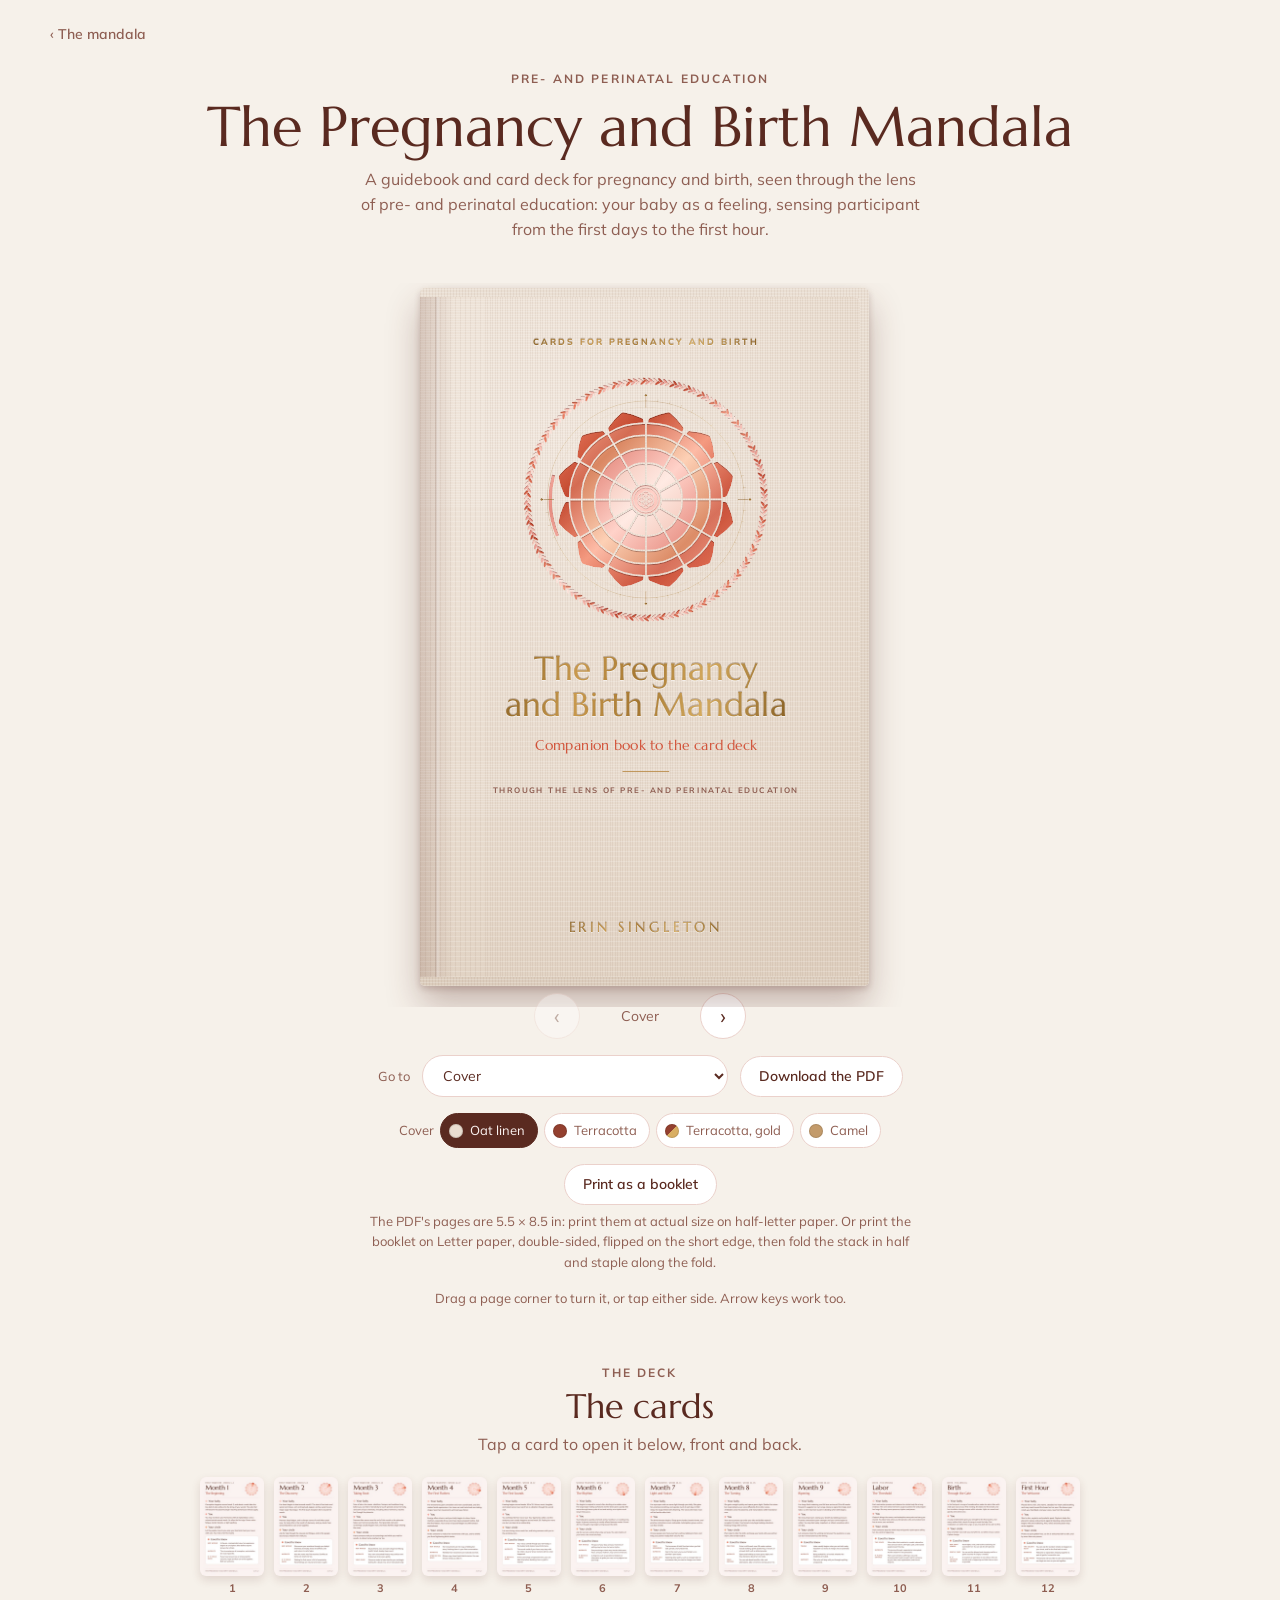
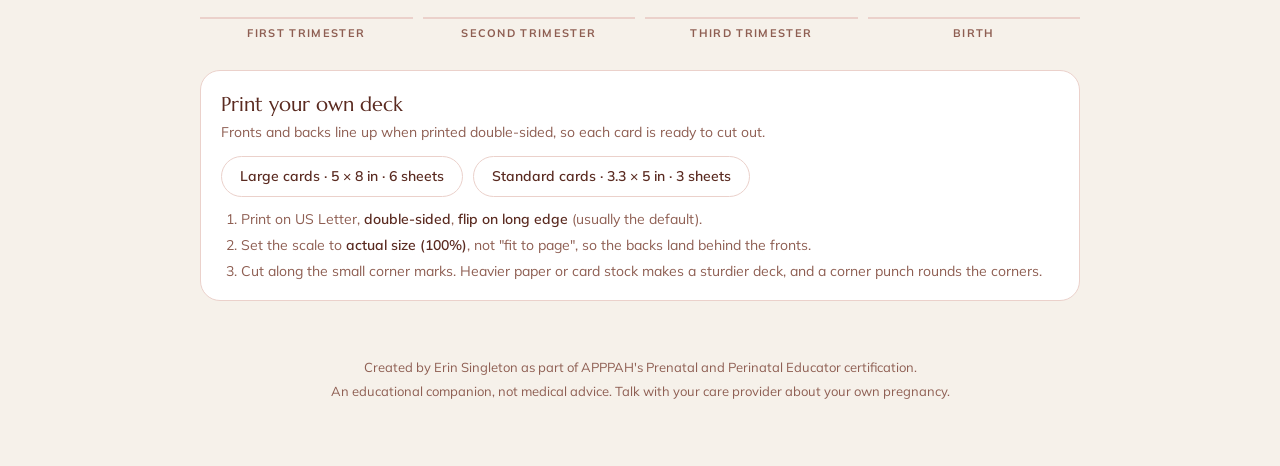
<file: cards/index.html>
<!doctype html>
<html lang="en">
<head>
<meta charset="utf-8">
<meta name="viewport" content="width=device-width, initial-scale=1">
<title>The Pregnancy and Birth Mandala</title>
<meta name="description" content="A guidebook and card deck for pregnancy and birth, through the lens of pre- and perinatal education.">
<link rel="icon" href="../favicon.ico?v=3" sizes="any">
<link rel="icon" href="../favicon.svg?v=3" type="image/svg+xml">
<link rel="apple-touch-icon" href="../apple-touch-icon.png?v=3">
<link rel="preconnect" href="https://fonts.googleapis.com">
<link rel="stylesheet" href="pages.css?v=15">
<link rel="stylesheet" href="https://fonts.googleapis.com/css2?family=Marcellus&family=Mulish:ital,wght@0,400;0,600;0,700;1,400&display=swap">
<style>
/* A pamphlet on a blush table: the guidebook turns like paper, the contents
   sit beside it, the deck lies below as small cards, and the chosen card
   opens at the bottom, face and back. */
:root{
  --bg:#F6F1EA; --paper:#FBF1EF; --white:#FFFFFF; --blush:#F7E2DC; --line:#EBD1CB;
  --ink:#5A2A20; --muted:#8E5E52; --coral:#E35F43; --rose:#FCA59B; --gold:#C9993A; --label:#A8452E;
  --display:Marcellus, Georgia, serif; --body:Mulish, 'Avenir Next', 'Segoe UI', sans-serif;
  --pw:380px; --ph:587px;
  color-scheme:light;
}
*{box-sizing:border-box}
html{-webkit-text-size-adjust:100%}
body{margin:0;background:var(--bg);color:var(--ink);font-family:var(--body);font-size:16px;line-height:1.55;padding:0 16px 64px;overflow-x:hidden}
.wrap{max-width:1180px;margin:0 auto;display:flex;flex-direction:column;gap:56px}
.back{align-self:flex-start;font-size:14px;font-weight:600;color:var(--muted);text-decoration:none;margin-bottom:14px}
.back:hover{color:var(--ink)}
header{padding-top:24px;display:flex;flex-direction:column;align-items:center;text-align:center;gap:10px}
.eyebrow{font-size:12px;font-weight:700;letter-spacing:.18em;text-transform:uppercase;color:var(--muted)}
h1{font-family:var(--display);font-weight:400;font-size:clamp(34px,6vw,56px);line-height:1.05;margin:0;text-wrap:balance}
h2{font-family:var(--display);font-weight:400;font-size:clamp(26px,4vw,34px);line-height:1.1;margin:0;text-wrap:balance}
.lede{max-width:56ch;color:var(--muted);margin:0}
section{display:flex;flex-direction:column;gap:20px}
.sechead{display:flex;flex-direction:column;gap:6px;align-items:center;text-align:center}
.sechead p{margin:0;color:var(--muted);max-width:58ch}
button{font:inherit;color:inherit}
:focus-visible{outline:2px solid var(--gold);outline-offset:3px}

/* ---------------------------------------------------------------- reader */
.bookcol{display:flex;flex-direction:column;align-items:center;gap:16px;min-width:0}
.stage{width:100%;display:flex;justify-content:center;overflow:hidden;padding:14px 0 30px;margin:-14px 0 -30px}
.book{position:relative;width:calc(var(--pw) * 2);height:var(--ph);perspective:2600px;touch-action:pan-y;cursor:grab;user-select:none;-webkit-user-select:none;-webkit-touch-callout:none}
.book.single{width:var(--pw)}
.book.dragging{cursor:grabbing}
.slot,.leaf{position:absolute;top:0;width:var(--pw);height:var(--ph)}
.slot{background:var(--paper);overflow:hidden}
/* The case: cloth boards a little larger than the pages, so they show
   round the edges, the way a hardcover's boards stand proud of its pages. */
.case{position:absolute;z-index:0;pointer-events:none;border-radius:5px;
  background:
    repeating-linear-gradient(0deg,rgba(255,255,255,.18) 0 1px,transparent 1px 3px),
    repeating-linear-gradient(90deg,rgba(120,80,60,.07) 0 1px,transparent 1px 3px),
    linear-gradient(#EADFD3,#DCCDBD);
  box-shadow:0 18px 34px rgba(90,42,32,.30),0 3px 6px rgba(90,42,32,.20)}
[data-cover^="terra"] .case{background:
    repeating-linear-gradient(0deg,rgba(255,240,230,.045) 0 1px,transparent 1px 3px),
    repeating-linear-gradient(90deg,rgba(40,10,5,.07) 0 1px,transparent 1px 3px),
    linear-gradient(#9E4636,#8A3B2D)}
[data-cover="camel"] .case{background:
    repeating-linear-gradient(0deg,rgba(255,245,230,.08) 0 1px,transparent 1px 3px),
    repeating-linear-gradient(90deg,rgba(70,40,15,.07) 0 1px,transparent 1px 3px),
    linear-gradient(#CBA373,#B48A5B)}
/* the cover style switch, while the cover is being chosen */
.printopts{display:flex;flex-direction:column;align-items:center;gap:6px;max-width:560px;text-align:center}
.printopts .hint{margin:0}
.covers{display:flex;align-items:center;gap:6px;flex-wrap:wrap;justify-content:center;font-size:13px;color:var(--muted)}
.covers button{border:1px solid var(--line);background:var(--white);border-radius:999px;padding:6px 12px 6px 8px;font-size:13px;cursor:pointer;display:inline-flex;align-items:center;gap:7px}
.covers button[aria-pressed="true"]{border-color:var(--ink);background:var(--ink);color:#FBF3F1}
.covers i{width:14px;height:14px;border-radius:50%;display:inline-block;box-shadow:inset 0 0 0 1px rgba(0,0,0,.12)}
/* the spine, a darker band where the boards fold */
.case.open::after{content:"";position:absolute;top:0;bottom:0;left:50%;width:22px;transform:translateX(-50%);background:linear-gradient(90deg,transparent,rgba(90,50,30,.22),transparent)}
.slot.left{left:0;border-radius:6px 0 0 6px}
.slot.right{left:var(--pw);border-radius:0 6px 6px 0}
.book.single .slot.right{left:0;border-radius:6px}
.slot[hidden]{display:none}
.pgbox{position:absolute;inset:0;overflow:hidden}
.pgbox>.pg{transform:scale(var(--k));transform-origin:0 0}
.pgbox img{-webkit-user-drag:none;pointer-events:none}
/* the gutter, a soft fold where the pages meet the spine */
.book:not(.single) .slot.left::after,.book:not(.single) .slot.right::after{content:"";position:absolute;top:0;bottom:0;width:34px;pointer-events:none}
.book:not(.single) .slot.left::after{right:0;background:linear-gradient(to left,rgba(90,42,32,.16),transparent)}
.book:not(.single) .slot.right::after{left:0;background:linear-gradient(to right,rgba(90,42,32,.16),transparent)}
.leaf{left:var(--pw);transform-origin:left center;transform-style:preserve-3d;-webkit-transform-style:preserve-3d;will-change:transform;z-index:3}
.book.single .leaf{left:0}
.leaf[hidden]{display:none}
.face{position:absolute;inset:0;background:var(--paper);overflow:hidden;backface-visibility:hidden;-webkit-backface-visibility:hidden}
.face.front{border-radius:0 6px 6px 0}
.face.back{transform:rotateY(180deg);border-radius:6px 0 0 6px}
.book.single .face.front{border-radius:6px}
.book.single .face.back{background:linear-gradient(90deg,#F4E4E0,var(--paper))}
.shade{position:absolute;inset:0;pointer-events:none;opacity:0}
.face.front .shade{background:linear-gradient(to left,rgba(90,42,32,.38),rgba(90,42,32,.08) 60%,transparent)}
.face.back .shade{background:linear-gradient(to right,rgba(90,42,32,.38),rgba(90,42,32,.08) 60%,transparent)}
.cast{position:absolute;top:0;height:100%;width:var(--pw);left:var(--pw);pointer-events:none;opacity:0;z-index:2;background:linear-gradient(to right,rgba(90,42,32,.28),transparent 70%)}
.book.single .cast{left:0}

.controls{display:flex;align-items:center;gap:12px;flex-wrap:wrap;justify-content:center}
.round{width:46px;height:46px;border-radius:50%;border:1px solid var(--line);background:var(--white);font-size:22px;line-height:1;cursor:pointer;display:grid;place-items:center}
.round:hover{border-color:var(--rose)}
.round:disabled{opacity:.35;cursor:default}
.count{font-variant-numeric:tabular-nums;color:var(--muted);min-width:12ch;text-align:center;font-size:14px}
.hint{font-size:13px;color:var(--muted);margin:0;text-align:center}
.btn{display:inline-flex;align-items:center;gap:8px;border:1px solid var(--line);background:var(--white);border-radius:999px;padding:9px 18px;font-size:14px;font-weight:600;text-decoration:none;color:var(--ink)}
.btn:hover{border-color:var(--rose)}

/* --------------------------------------------------------------- contents */
select{font:inherit;color:var(--ink);border:1px solid var(--line);background:var(--white);border-radius:999px;padding:10px 16px;font-size:14px;max-width:100%;cursor:pointer}
select:hover{border-color:var(--rose)}

/* ------------------------------------------------------------------- deck */
.deck{display:grid;grid-template-columns:repeat(12,minmax(0,1fr));gap:10px;max-width:880px;margin:0 auto;width:100%}
@media (max-width:720px){.deck{grid-template-columns:repeat(6,minmax(0,1fr));gap:8px}}
.groups{display:grid;grid-template-columns:repeat(4,minmax(0,1fr));gap:10px;max-width:880px;margin:0 auto;width:100%;font-size:11px;font-weight:700;letter-spacing:.12em;text-transform:uppercase;color:var(--muted);text-align:center}
.groups span{border-top:2px solid var(--line);padding-top:6px}
@media (max-width:720px){.groups{display:none}}
.mini{border:0;padding:0;background:none;cursor:pointer;display:flex;flex-direction:column;align-items:center;gap:4px}
.mini img{width:100%;aspect-ratio:528/816;border-radius:6px;display:block;box-shadow:0 4px 10px rgba(90,42,32,.14);transition:transform .2s ease,box-shadow .2s ease;outline:2px solid transparent;outline-offset:2px;background:var(--paper)}
.mini:hover img{transform:translateY(-5px) rotate(-2deg);box-shadow:0 10px 18px rgba(90,42,32,.2)}
.mini[aria-pressed="true"] img{outline-color:var(--gold);transform:translateY(-5px)}
.mini span{font-size:11px;font-weight:700;color:var(--muted);font-variant-numeric:tabular-nums}

.printcards{max-width:880px;margin:8px auto 0;width:100%;background:var(--white);border:1px solid var(--line);border-radius:20px;padding:18px 20px;display:flex;flex-direction:column;gap:12px}
.pc-head{display:flex;flex-direction:column;gap:2px}
.pc-head b{font-family:var(--display);font-weight:400;font-size:20px}
.pc-head span{font-size:14px;color:var(--muted)}
.pc-links{display:flex;gap:10px;flex-wrap:wrap}
.pc-steps{margin:0;padding-left:20px;font-size:14px;color:var(--muted);display:flex;flex-direction:column;gap:4px}
.pc-steps b{color:var(--ink);font-weight:600}

/* ----------------------------------------------------------------- viewer */
.viewer{background:var(--blush);border-radius:28px;padding:28px clamp(16px,4vw,40px);display:flex;flex-direction:column;gap:20px;scroll-margin-top:16px}
.viewer[hidden]{display:none}
.viewer.enter .face2{animation:rise .5s cubic-bezier(.2,.8,.2,1) both}
.viewer.enter .face2:nth-child(2){animation-delay:.08s}
@keyframes rise{from{opacity:0;transform:translateY(24px) scale(.96)}to{opacity:1;transform:none}}
.vhead{display:flex;justify-content:space-between;align-items:flex-end;gap:16px;flex-wrap:wrap}
.vhead .t{font-family:var(--display);font-size:clamp(26px,4vw,34px);line-height:1.1}
.vnav{display:flex;gap:10px}
.faces{display:grid;grid-template-columns:repeat(2,minmax(0,1fr));gap:24px;max-width:900px;margin:0 auto;width:100%}
@media (max-width:640px){.faces{grid-template-columns:minmax(0,1fr)}}
.face2{display:flex;flex-direction:column;gap:8px;min-width:0;margin:0}
.face2 figcaption{font-size:12px;font-weight:700;letter-spacing:.16em;text-transform:uppercase;color:var(--muted)}
.face2 img{width:100%;aspect-ratio:528/816;border-radius:5.3%/3.43%;display:block;box-shadow:0 12px 26px rgba(90,42,32,.18);background:var(--paper)}

footer{text-align:center;font-size:13px;color:var(--muted);display:flex;flex-direction:column;gap:4px}
/* ------------------------------------------------- one page, on a phone */
/* Where one page shows at a time, the reading pages reflow to the screen at
   a readable size and scroll within the book. The art pages (covers,
   endpapers, half-title, mandala) keep their printed shape. */
.hint.narrow{display:none}
@media not all and (min-width:900px) and (min-height:560px){.hint.wide{display:none}.hint.narrow{display:block}}
.book.single .pgbox{overflow-y:auto;overscroll-behavior:contain;-webkit-overflow-scrolling:touch}
.book.single .face .pgbox{overflow:hidden}
.book.single .pgbox>.pg.flow{width:calc(var(--pw) / 1.12);height:auto;min-height:calc(var(--ph) / 1.12);padding:26px 20px 20px;transform:scale(1.12)}
.book.single .pg.flow .foot{position:static;margin-top:24px}
.book.single .pg.flow h1{font-size:26px}
.book.single .pg.flow .wheel{width:46px;height:46px;top:22px;right:20px}
.book.single .pg.flow.month .eb{margin-right:58px}
.book.single .pg.flow h1.mt{font-size:23px;margin-right:56px;min-height:0}
.book.single .pg.flow .wheel.big{width:66px;height:66px;top:26px}
.book.single .pg.flow h1.part{font-size:32px;margin-right:76px}
.book.single .pg.flow.contents .cols{column-count:1}
.book.single .pg.flow .quads{grid-template-columns:1fr}
.book.single .pg.flow.circle h1{white-space:normal;text-wrap:balance}
.book.single .pg.flow ul.toc li{line-height:1.7}
.book.single .pg.flow.dense ul.refs:not(.small){column-count:1}

/* ------------------------------------------------------------------ print */
#printbook{display:none}
@page{size:5.5in 8.5in;margin:0}
@media print{
  body{padding:0;background:none}
  .wrap{display:none}
  #printbook{display:block}
  #printbook .pg{break-after:page;-webkit-print-color-adjust:exact;print-color-adjust:exact}
}
@media (prefers-reduced-motion:reduce){.mini img{transition:none}.viewer.enter .face2{animation:none}}
</style>
</head>
<body>

<div class="wrap">
  <header>
    <a class="back" href="../">&#8249; The mandala</a>
    <div class="eyebrow">Pre- and Perinatal Education</div>
    <h1>The Pregnancy and Birth Mandala</h1>
    <p class="lede">A guidebook and card deck for pregnancy and birth, seen through the lens of pre- and perinatal education: your baby as a feeling, sensing participant from the first days to the first hour.</p>
  </header>

  <section aria-label="Guidebook">
    <div class="bookcol">
      <div class="stage">
        <div class="book" id="book" aria-roledescription="guidebook" aria-label="Guidebook. Drag a page to turn it, or tap the right side to go forward and the left side to go back.">
          <div class="case" id="case"></div>
          <div class="slot left" id="sL"><div class="pgbox"></div></div>
          <div class="slot right" id="sR"><div class="pgbox"></div></div>
          <div class="cast" id="cast"></div>
          <div class="leaf" id="leaf" hidden>
            <div class="face front"><div class="pgbox"></div><i class="shade"></i></div>
            <div class="face back"><div class="pgbox"></div><i class="shade"></i></div>
          </div>
        </div>
      </div>
      <div class="controls">
        <button class="round" id="prev" aria-label="Previous page">&#8249;</button>
        <span class="count" id="count" aria-live="polite"></span>
        <button class="round" id="next" aria-label="Next page">&#8250;</button>
      </div>
      <div class="controls">
        <label for="jump" class="hint">Go to</label>
        <select id="jump"></select>
        <a class="btn" id="pdf" href="pdf/guidebook-oat.pdf" download="The Pregnancy and Birth Mandala.pdf">Download the PDF</a>
      </div>
      <div class="covers" role="group" aria-label="Cover style">
        <span>Cover</span>
        <button type="button" data-c="oat"><i style="background:#E9DDD0"></i>Oat linen</button>
        <button type="button" data-c="terra"><i style="background:#93402F"></i>Terracotta</button>
        <button type="button" data-c="terragold"><i style="background:linear-gradient(135deg,#93402F 50%,#D9AE62 50%)"></i>Terracotta, gold</button>
        <button type="button" data-c="camel"><i style="background:#C39B6B"></i>Camel</button>
      </div>
      <div class="printopts">
        <a class="btn" id="pdfbook" href="pdf/guidebook-oat-booklet.pdf" download="The Pregnancy and Birth Mandala, booklet.pdf">Print as a booklet</a>
        <p class="hint">The PDF's pages are 5.5 × 8.5 in: print them at actual size on half-letter paper. Or print the booklet on Letter paper, double-sided, flipped on the short edge, then fold the stack in half and staple along the fold.</p>
      </div>
      <p class="hint wide">Drag a page corner to turn it, or tap either side. Arrow keys work too.</p>
      <p class="hint narrow">Scroll to read each page. Swipe sideways, or tap either side, to turn it.</p>
    </div>
  </section>

  <section aria-label="Card deck">
    <div class="sechead">
      <div class="eyebrow">The deck</div>
      <h2>The cards</h2>
      <p>Tap a card to open it below, front and back.</p>
    </div>
    <div class="deck" id="deck"></div>
    <div class="groups" aria-hidden="true"><span>First trimester</span><span>Second trimester</span><span>Third trimester</span><span>Birth</span></div>
    <div class="printcards">
      <div class="pc-head"><b>Print your own deck</b><span>Fronts and backs line up when printed double-sided, so each card is ready to cut out.</span></div>
      <div class="pc-links">
        <a class="btn" href="pdf/cards-large.pdf" download="Pregnancy and Birth Mandala cards, large.pdf">Large cards · 5 × 8 in · 6 sheets</a>
        <a class="btn" href="pdf/cards-standard.pdf" download="Pregnancy and Birth Mandala cards, standard.pdf">Standard cards · 3.3 × 5 in · 3 sheets</a>
      </div>
      <ol class="pc-steps">
        <li>Print on US Letter, <b>double-sided</b>, <b>flip on long edge</b> (usually the default).</li>
        <li>Set the scale to <b>actual size (100%)</b>, not "fit to page", so the backs land behind the fronts.</li>
        <li>Cut along the small corner marks. Heavier paper or card stock makes a sturdier deck, and a corner punch rounds the corners.</li>
      </ol>
    </div>
  </section>

  <section class="viewer" id="viewer" aria-live="polite" hidden>
    <div class="vhead">
      <div>
        <div class="eyebrow" id="vEye"></div>
        <div class="t" id="vTitle"></div>
      </div>
      <div class="vnav">
        <button class="round" id="cPrev" aria-label="Previous card">&#8249;</button>
        <button class="round" id="cNext" aria-label="Next card">&#8250;</button>
        <button class="round" id="cClose" aria-label="Close card">&#215;</button>
      </div>
    </div>
    <div class="faces">
      <figure class="face2"><figcaption>Front</figcaption><img id="vFront" alt=""></figure>
      <figure class="face2"><figcaption>Back · Practices</figcaption><img id="vBack" alt=""></figure>
    </div>
  </section>

  <footer>
    <div>Created by Erin Singleton as part of APPPAH's Prenatal and Perinatal Educator certification.</div>
    <div>An educational companion, not medical advice. Talk with your care provider about your own pregnancy.</div>
  </footer>
</div>
<div id="printbook" aria-hidden="true"></div>
<script src="pages.js?v=15"></script>

<script>
/* ============================================================ the content */
const N = GUIDE.length;
const pad = n => String(n).padStart(2, "0");
const TITLES = GUIDE.map(g => g.title);
const CARDS = [
  ["Month 1","The Beginning","First trimester · Weeks 1–4"],["Month 2","The Discovery","First trimester · Weeks 5–8"],["Month 3","Taking Root","First trimester · Weeks 9–13"],
  ["Month 4","The First Flutters","Second trimester · Weeks 14–17"],["Month 5","The First Sounds","Second trimester · Weeks 18–22"],["Month 6","The Rhythm","Second trimester · Weeks 23–27"],
  ["Month 7","Light and Voices","Third trimester · Weeks 28–31"],["Month 8","The Turning","Third trimester · Weeks 32–35"],["Month 9","Ripening","Third trimester · Weeks 36–40"],
  ["Labor","The Threshold","Birth · Labor"],["Birth","Through the Gate","Birth · The birth itself"],["First Hour","The Welcome","Birth · The golden hour"]];
const reduced = matchMedia("(prefers-reduced-motion: reduce)");

/* ============================================================== the book
   One idea carries every turn. A single leaf is hinged on the spine (or on
   the left edge, on a phone) and t runs from 0, lying flat on the right, to
   1, lying flat on the left. Going forward plays t up; going back plays the
   same leaf down. A drag sets t from the finger; a tap or a contents jump
   animates it. */
const book = document.getElementById("book"), leaf = document.getElementById("leaf"), cast = document.getElementById("cast");
const sL = document.getElementById("sL"), sR = document.getElementById("sR");
const fFront = leaf.querySelector(".front"), fBack = leaf.querySelector(".back");
// Two pages side by side only where there is room for them; a phone, turned
// either way, reads one page at a time.
const mqSpread = matchMedia("(min-width: 900px) and (min-height: 560px)");
let spread = mqSpread.matches;
let view = 0;          // spread: index of the opening (0 is the cover alone); single: page index
let pw = 380;          // page width in px
let ctx = null;        // the turn in progress
let anim = 0;

const L = k => { const p = 2 * k - 1; return p >= 0 && p < N ? p : null; };
const R = k => { const p = 2 * k; return p < N ? p : null; };
const last = () => spread ? Math.floor(N / 2) : N - 1;
const viewOfPage = p => spread ? Math.floor((p + 1) / 2) : p;
const pagesOf = v => spread ? [L(v), R(v)].filter(p => p !== null) : [v];
// Shift a lone cover (or back cover) to the middle, as a closed book sits.
const offsetOf = v => !spread ? 0 : L(v) === null ? -pw / 2 : R(v) === null ? pw / 2 : 0;

function size() {
  const stageW = book.parentElement.clientWidth;
  const maxH = Math.max(360, window.innerHeight * 0.8);
  pw = Math.floor(Math.min(spread ? stageW / 2 : stageW, maxH * 528 / 816, 440));
  document.documentElement.style.setProperty("--pw", pw + "px");
  document.documentElement.style.setProperty("--k", pw / 528);
  document.documentElement.style.setProperty("--ph", Math.round(pw * 816 / 528) + "px");
}

// Reading pages can reflow on a phone; the art pages keep their shape.
const ART = /\b(cover|backcover|endpaper|blank|halftitle|frontis)\b/;
const pageHTML = p => `<div class="pg ${GUIDE[p].cls}${ART.test(GUIDE[p].cls) ? "" : " flow"}">${GUIDE[p].html}</div>`;
function fill(el, p) {
  const box = el.querySelector(".pgbox");
  const key = p === null ? "" : String(p);
  if (box.dataset.p === key) return;
  box.dataset.p = key;
  box.innerHTML = p === null ? "" : pageHTML(p);
  box.scrollTop = 0;
  // Only the pages lying open are read aloud; the turning leaf is decoration.
  box.setAttribute("aria-hidden", el.classList.contains("face") ? "true" : "false");
}

// The case behind the pages, and the edges of the page block on each side.
const caseEl = document.getElementById("case");
function dress(hasL, hasR, v) {
  const o = Math.max(5, Math.round(pw * 0.02)), ph = Math.round(pw * 816 / 528);
  const open = spread && hasL && hasR;
  const left = !spread ? 0 : hasL ? -o : pw;
  const right = !spread ? pw + o : hasR ? 2 * pw + o : pw;
  Object.assign(caseEl.style, { left: left + "px", width: (right - left) + "px", top: -o + "px", height: (ph + 2 * o) + "px" });
  caseEl.classList.toggle("open", open);
  // Leaves read lie to the left of the spine, leaves to come to the right.
  const stack = (side, leaves) => {
    const k = Math.min(5, Math.ceil(leaves / 3));
    const s = [];
    for (let i = 1; i <= k; i++) s.push(`${side * i}px 0 0 ${i % 2 ? "#E6D4CE" : "#FBF6F4"}`);
    return s.concat("0 1px 2px rgba(60,20,10,.12)").join(",");
  };
  const first = 2, lastIn = N - 3; // the first and last pages between the endpapers
  if (spread) {
    const inside = p => p !== null && p >= first && p <= lastIn;
    sL.style.boxShadow = hasL && inside(L(v)) ? stack(-1, (L(v) - first + 1) / 2) : "";
    sR.style.boxShadow = hasR && inside(R(v)) ? stack(1, (lastIn - R(v) + 1) / 2) : "";
  } else {
    sR.style.boxShadow = v >= first && v <= lastIn ? stack(1, lastIn - v + 1) : "";
  }
}

function settle() {
  // Lay the book flat on the current opening.
  book.classList.toggle("single", !spread);
  leaf.hidden = true; cast.style.opacity = 0;
  if (spread) { fill(sL, L(view)); fill(sR, R(view)); sL.hidden = L(view) === null; sR.hidden = R(view) === null; }
  else { sL.hidden = true; fill(sR, view); sR.hidden = false; }
  book.style.transform = `translateX(${offsetOf(view)}px)`;
  dress(spread ? L(view) !== null : true, spread ? R(view) !== null : true, view);
  const ps = pagesOf(view), shown = ps.filter(p => GUIDE[p].cls !== "blank"), nums = shown.map(p => GUIDE[p].num);
  document.getElementById("count").textContent =
    nums.every(x => x !== null) ? (nums.length === 2 ? `Pages ${nums[0]}–${nums[1]}` : `Page ${nums[0]}`)
    : shown.map(p => GUIDE[p].num ?? GUIDE[p].title).join(" · ");
  document.getElementById("prev").disabled = view === 0;
  document.getElementById("next").disabled = view === last();
  markToc(ps);
  history.replaceState(null, "", `#page-${ps[0] + 1}`);
}

// Set up a turn from the current opening to `to` (any distance away).
function begin(to) {
  const a = view, fwd = to > a, lo = fwd ? a : to, hi = fwd ? to : a;
  ctx = { to, fwd, lo, hi, t: fwd ? 0 : 1 };
  if (spread) {
    // Leaf: front is the right page of the lower opening, back is the left page of the higher.
    fill(fFront, R(lo)); fill(fBack, L(hi));
    fill(sL, L(lo)); sL.hidden = L(lo) === null;
    fill(sR, R(hi)); sR.hidden = R(hi) === null;
    dress(L(lo) !== null, R(hi) !== null, null);
    sL.style.boxShadow = sR.style.boxShadow = "";
  } else {
    fill(fFront, lo); fill(fBack, null);
    // The page lifting away keeps the place it was being read at.
    if (fwd) fFront.querySelector(".pgbox").scrollTop = sR.querySelector(".pgbox").scrollTop;
    fill(sR, hi); sR.hidden = false;
  }
  leaf.hidden = false;
  draw(ctx.t);
}

function draw(t) {
  ctx.t = t;
  const deg = -180 * t;
  leaf.style.transform = `rotateY(${deg}deg)`;
  const lift = Math.sin(Math.PI * t);
  fFront.querySelector(".shade").style.opacity = Math.min(1, t * 1.6);
  fBack.querySelector(".shade").style.opacity = Math.min(1, (1 - t) * 1.6);
  // A shadow falls on the page underneath while the leaf is in the air.
  cast.style.opacity = t < .5 ? lift * .9 : 0;
  if (!spread) fBack.style.opacity = 1 - Math.max(0, (t - .6) / .4);
  else fBack.style.opacity = "";
  const o = offsetOf(ctx.lo) + (offsetOf(ctx.hi) - offsetOf(ctx.lo)) * t;
  book.style.transform = `translateX(${o}px)`;
}

function end(done) {
  if (done) view = ctx.to;
  ctx = null; fBack.style.opacity = "";
  settle();
}

const ease = x => x < .5 ? 4 * x * x * x : 1 - Math.pow(-2 * x + 2, 3) / 2;
function play(target, ms, done) {
  cancelAnimationFrame(anim);
  ctx.goal = done;
  const from = ctx.t, t0 = performance.now(), dur = reduced.matches ? 1 : ms * Math.max(.25, Math.abs(target - from));
  const step = now => {
    const k = Math.min(1, (now - t0) / dur);
    draw(from + (target - from) * ease(k));
    if (k < 1) anim = requestAnimationFrame(step); else { anim = 0; end(done); }
  };
  anim = requestAnimationFrame(step);
}

function finishNow() { if (ctx) { cancelAnimationFrame(anim); anim = 0; end(ctx.goal ?? (ctx.fwd ? ctx.t >= .5 : ctx.t <= .5)); } }

function turnTo(to) {
  finishNow();
  to = Math.max(0, Math.min(last(), to));
  if (to === view) return;
  begin(to);
  play(ctx.fwd ? 1 : 0, Math.abs(to - view) > 1 ? 900 : 760, true);
}
const go = d => turnTo((ctx && ctx.goal ? ctx.to : view) + d);
const goPage = p => turnTo(viewOfPage(p));

/* ---- the hand on the page ---- */
let press = null;
book.addEventListener("pointerdown", e => {
  if (e.button !== 0) return;
  finishNow();
  const r = book.getBoundingClientRect();
  press = { id: e.pointerId, x: e.clientX, y: e.clientY, rel: e.clientX - r.left, dragging: false, hist: [[e.clientX, e.timeStamp]], target: e.target };
});
book.addEventListener("pointermove", e => {
  if (!press || e.pointerId !== press.id) return;
  const dx = e.clientX - press.x, dy = e.clientY - press.y;
  if (!press.dragging) {
    if (Math.abs(dx) < 8 || Math.abs(dx) < Math.abs(dy)) { if (Math.abs(dy) > 12) press = null; return; }
    const fwd = spread ? press.rel > pw : dx < 0;
    if (fwd ? view === last() : view === 0) { press = null; return; }
    press.dragging = true; press.fwd = fwd;
    book.setPointerCapture(e.pointerId); book.classList.add("dragging");
    begin(view + (fwd ? 1 : -1));
  }
  // Keep the page edge under the finger: the edge sits at hinge + pw·cos(πt).
  const edge0 = press.fwd ? pw : -pw;
  const x = Math.max(-1, Math.min(1, (edge0 + dx) / pw));
  draw(Math.acos(x) / Math.PI);
  press.hist.push([e.clientX, e.timeStamp]); if (press.hist.length > 5) press.hist.shift();
});
function release(e) {
  if (!press || e.pointerId !== press.id) return;
  const p = press; press = null; book.classList.remove("dragging");
  if (!p.dragging) {
    if (e.type === "pointercancel") return;
    if (p.target.closest("a")) return; // a link on the page opens as a link
    const hot = p.target.closest("[data-go]");
    if (hot) { goPage(+hot.dataset.go); return; }
    const half = spread ? pw : pw / 2;
    go(p.rel >= half ? 1 : -1);
    return;
  }
  const [x0, t0] = p.hist[0], v = (e.clientX - x0) / Math.max(1, e.timeStamp - t0); // px per ms
  const commit = p.fwd ? (ctx.t > .4 || v < -.35) && v < .35 : (ctx.t < .6 || v > .35) && v > -.35;
  play(commit === p.fwd ? 1 : 0, 600, commit);
}
book.addEventListener("pointerup", release);
book.addEventListener("pointercancel", release);
book.addEventListener("dragstart", e => e.preventDefault());
// Keyboard users reach the contents lines as buttons; Enter on one jumps.
book.addEventListener("click", e => { if (e.target.closest("a")) e.stopPropagation(); });

document.getElementById("prev").onclick = () => go(-1);
document.getElementById("next").onclick = () => go(1);
document.addEventListener("keydown", e => {
  if (e.altKey || e.metaKey || e.ctrlKey || e.target.tagName === "SELECT") return;
  if (e.key === "ArrowRight") go(1);
  if (e.key === "ArrowLeft") go(-1);
});

/* ---- contents ---- */
const jump = document.getElementById("jump");
GUIDE.forEach((g, i) => { if (g.cls === "blank") return; const o = document.createElement("option"); o.value = i; o.textContent = g.num === null ? g.title : `${g.num} · ${g.title}`; jump.appendChild(o); });
jump.onchange = () => goPage(+jump.value);
function markToc(ps) { const p = ps.find(x => GUIDE[x].cls !== "blank"); if (p !== undefined) jump.value = p; }

/* ---- cover style ---- */
// Remembered per browser; the book shows whichever cloth is chosen.
function setCover(c) {
  document.documentElement.dataset.cover = c;
  document.querySelectorAll(".covers button").forEach(b => b.setAttribute("aria-pressed", b.dataset.c === c));
  try { localStorage.setItem("pbm-cover", c); } catch (e) {}
  const pl = document.getElementById("pdf"); if (pl) pl.href = `pdf/guidebook-${c}.pdf`;
  const pb = document.getElementById("pdfbook"); if (pb) pb.href = `pdf/guidebook-${c}-booklet.pdf`;
}
document.querySelectorAll(".covers button").forEach(b => b.onclick = () => {
  setCover(b.dataset.c);
  if (view !== 0 && view !== last()) turnTo(0);
});
let savedCover = "oat";
try { savedCover = localStorage.getItem("pbm-cover") || "oat"; } catch (e) {}
setCover(savedCover);

/* ---- the PDF ---- */
// Ready-made by build-pdf.py at the book's own size, one per cover, since
// browsers print web pages each in their own way.
const pdfLink = document.getElementById("pdf");

/* ---- size and mode ---- */
function relayout() {
  const anchor = pagesOf(view)[0];
  finishNow();
  spread = mqSpread.matches;
  view = viewOfPage(anchor);
  size(); settle();
}
let rz; addEventListener("resize", () => { clearTimeout(rz); rz = setTimeout(relayout, 80); });

const m = /^#page-(\d+)$/.exec(location.hash);
if (m) view = viewOfPage(Math.max(0, Math.min(N - 1, +m[1] - 1)));
size(); settle();

/* ============================================================== the deck */
const deck = document.getElementById("deck"), viewer = document.getElementById("viewer");
let current = -1;
CARDS.forEach((c, i) => {
  const b = document.createElement("button");
  b.className = "mini"; b.setAttribute("aria-pressed", "false");
  b.setAttribute("aria-label", `Card ${i + 1}, ${c[0]}, ${c[1]}`);
  b.innerHTML = `<img src="img/t/c${pad(i * 2 + 1)}.jpg${CARD_V}" alt="" loading="lazy"><span>${i + 1}</span>`;
  b.onclick = () => openCard(i, true);
  deck.appendChild(b);
});
function openCard(i, scroll) {
  current = (i + CARDS.length) % CARDS.length;
  const c = CARDS[current];
  document.getElementById("vEye").textContent = `Card ${current + 1} of ${CARDS.length} · ${c[2]}`;
  document.getElementById("vTitle").textContent = `${c[0]} · ${c[1]}`;
  const f = document.getElementById("vFront"), b = document.getElementById("vBack");
  f.src = `img/c${pad(current * 2 + 1)}.jpg${CARD_V}`; f.alt = `Front of card ${current + 1}, ${c[1]}`;
  b.src = `img/c${pad(current * 2 + 2)}.jpg${CARD_V}`; b.alt = `Back of card ${current + 1}, ${c[1]}: practices`;
  deck.querySelectorAll(".mini").forEach((x, k) => x.setAttribute("aria-pressed", k === current));
  viewer.hidden = false;
  viewer.classList.remove("enter"); void viewer.offsetWidth; viewer.classList.add("enter");
  if (scroll) viewer.scrollIntoView({ behavior: reduced.matches ? "auto" : "smooth", block: "start" });
}
document.getElementById("cPrev").onclick = () => openCard(current - 1);
document.getElementById("cNext").onclick = () => openCard(current + 1);
document.getElementById("cClose").onclick = () => {
  viewer.hidden = true;
  deck.querySelectorAll(".mini").forEach(x => x.setAttribute("aria-pressed", "false"));
  deck.scrollIntoView({ behavior: reduced.matches ? "auto" : "smooth", block: "center" });
};
</script>

</body>
</html>
</file>
<file: cards/pages.css>
/* The guidebook's pages, drawn at print size: 528 × 816 px is 5.5 × 8.5 in.
   Everything is scoped to .pg so the site around the book is untouched. */
.pg{
  --pink:#FBF3F1; --blushpg:#F7E3DC; --inkpg:#522B24; --mutedpg:#8E5E52; --labelpg:#A8452E; --coralpg:#D2533A;
  --rulepg:#E6D3D1; --boxline:#EAD3D0;
  position:relative;width:528px;height:816px;overflow:hidden;background:var(--pink);color:var(--inkpg);
  padding:44px 48px 0;font-family:Mulish,'Avenir Next','Segoe UI',sans-serif;font-size:12.6px;line-height:1.58;
  text-align:left;-webkit-font-smoothing:antialiased
}
.pg.blush{background:var(--blushpg)}
.pg p{margin:0 0 9px}
.pg b{font-weight:700}
.pg a{color:var(--labelpg);text-decoration:underline;text-underline-offset:2px}
.pg .eb{font-size:11px;font-weight:700;letter-spacing:.18em;text-transform:uppercase;color:var(--mutedpg);margin:0 0 10px}
.pg .eb.center{text-align:center}
.pg h1{font-family:Marcellus,Georgia,serif;font-weight:400;font-size:33px;line-height:1.12;margin:0 0 14px;color:var(--inkpg);letter-spacing:0;text-wrap:balance}
.pg h1.mt{font-size:27px;margin:0 130px 0 0;min-height:62px;display:flex;align-items:flex-end}
.pg h1.part{font-size:40px;line-height:1.05;margin:0 0 6px}
.pg h1.ct{margin-bottom:8px}
.pg h2{font-family:Marcellus,Georgia,serif;font-weight:400;font-size:18.5px;line-height:1.2;color:var(--coralpg);margin:13px 0 5px}
.pg h3{font-family:Marcellus,Georgia,serif;font-weight:400;font-size:17px;line-height:1.2;margin:0 0 8px}
.pg hr{border:0;border-top:1px solid var(--rulepg);margin:12px 0}
.pg .sub{font-family:Marcellus,Georgia,serif;font-size:21px;color:var(--coralpg);margin:0 0 14px}
.pg .plede{font-family:Marcellus,Georgia,serif;font-size:16.5px;line-height:1.55;margin:0 0 16px;max-width:none;color:var(--inkpg)}
.pg .lab{font-size:10.5px;font-weight:700;letter-spacing:.16em;text-transform:uppercase;color:var(--labelpg);margin:12px 0 6px}
.pg .box{background:#FFFFFF;border:1px solid var(--boxline);border-radius:14px;padding:14px 16px 6px;margin:12px 0}
.pg .box.blush{background:var(--blushpg);border-color:transparent}
.pg .box.soft{background:var(--pink);border-color:transparent;padding:16px 18px 8px}
.pg .box .lab{margin-top:0}
.pg .muted{color:var(--mutedpg)}
.pg .tight{margin-bottom:6px}
.pg em{font-style:italic}

/* the wheel in the corner */
.pg .wheel{position:absolute;top:36px;right:48px;width:70px;height:70px}
.pg .wheel.big{top:56px;right:48px;width:108px;height:108px}

/* the month pages */
.pg.month h2:first-of-type{margin-top:4px}
.pg.month .box{margin-top:12px}

/* lists */
.pg ol.steps{list-style:none;counter-reset:s;margin:4px 0 10px;padding:0}
.pg ol.steps li{counter-increment:s;position:relative;padding-left:46px;margin:0 0 9px}
.pg ol.steps li::before{content:counter(s);position:absolute;left:0;top:-6px;font-family:Marcellus,Georgia,serif;font-size:25px;color:var(--coralpg)}
.pg ol.steps.tight li{margin-bottom:7px}
.pg ul.rings,.pg ul.lead,.pg ul.refs{list-style:none;margin:4px 0 8px;padding:0}
.pg ul.rings li{position:relative;padding-left:30px;margin:0 0 8px}
.pg .dot{display:inline-block;width:16px;height:16px;border-radius:50%;flex:none}
.pg ul.rings .dot{position:absolute;left:0;top:1px}
.pg ul.lead li{margin:0 0 9px;padding-left:14px;border-left:2px solid #F3B8AC}
.pg ul.refs li{margin:0 0 3px;padding-left:12px;text-indent:-12px}
.pg ul.refs.small{font-size:11px;line-height:1.45}
.pg ul.refs.small li{margin-bottom:2px}
.pg .parts>div{display:grid;grid-template-columns:22px 1fr;column-gap:10px;margin:0 0 6px}
.pg .parts .dot{margin-top:3px}
.pg .parts h3{margin:0 0 2px;font-size:17px;color:var(--coralpg)}
.pg .parts p{grid-column:2}
.pg dl.time{display:grid;grid-template-columns:74px 1fr;gap:6px 12px;margin:2px 0 0}
.pg dl.time dt{font-family:Marcellus,Georgia,serif;font-size:15px;color:var(--coralpg);line-height:1.35}
.pg dl.time dd{margin:0;line-height:1.5}

/* contents */
.pg ul.toc{list-style:none;margin:0;padding:0}
.pg ul.toc li{display:flex;justify-content:space-between;gap:12px;font-size:12.6px;line-height:1.5;padding:0 6px;margin:0 -6px;border-radius:5px;cursor:pointer}
.pg ul.toc li.b{font-weight:700}
.pg ul.toc li span:last-child{color:var(--mutedpg);font-variant-numeric:tabular-nums}
.pg ul.toc li:hover{background:rgba(227,95,67,.10)}
.pg ul.toc.small li{font-size:13.5px;line-height:1.75}
.pg h1.ct+.lab{margin-top:6px}
.pg .lab+ul.toc{margin-top:-2px}

/* quotes */
.pg blockquote{margin:22px 0 0;padding:2px 0 0 18px;border-left:3px solid #F4A398;font-family:Marcellus,Georgia,serif;font-size:17.5px;line-height:1.45;color:var(--coralpg)}
.pg blockquote cite{display:block;margin-top:10px;font-family:Mulish,sans-serif;font-style:normal;font-size:11.5px;color:var(--mutedpg)}

/* notes */
.pg .lines i{display:block;height:28px;border-bottom:1px solid var(--rulepg)}

/* footer */
.pg .foot{position:absolute;left:48px;right:48px;top:760px;border-top:1px solid var(--rulepg);padding-top:11px;display:flex;justify-content:space-between;font-size:11px;letter-spacing:.08em;text-transform:uppercase;color:var(--mutedpg)}

/* covers */
.pg.cover,.pg.backcover{text-align:center;display:flex;flex-direction:column;align-items:center}
.pg.cover{padding-top:50px}
.pg .mandala{width:420px;height:auto;margin:4px 0 26px}
.pg .mandala.small{width:184px;margin:52px 0 30px}
.pg .covt{font-size:41px;line-height:1.1;margin:0 0 10px;text-align:center}
.pg .covs{font-family:Marcellus,Georgia,serif;font-size:19px;color:var(--coralpg);margin:0 0 6px}
.pg .covlens{font-size:11px;font-weight:700;letter-spacing:.16em;text-transform:uppercase;color:var(--mutedpg);margin:0}
.pg .dash{width:64px;border-top:1.5px solid #E2735C;margin:34px auto 16px}
.pg .by{font-size:12.5px;letter-spacing:.06em;color:var(--mutedpg)}
.pg .backq{font-family:Marcellus,Georgia,serif;font-size:24px;line-height:1.35;max-width:380px;margin:0}
.pg .backcover .dash,.pg.backcover .dash{margin:22px auto 22px}
.pg .backs{font-size:13px;max-width:380px}
.pg .backf{margin-top:auto;padding-bottom:44px;font-size:11.5px;color:var(--mutedpg);max-width:400px}
.pg .backf p{margin:0 0 8px}

/* two pages that hold more than the rest */
.pg.contents h1.ct{font-size:28px;margin:0 0 2px}
.pg.contents .lab{margin:8px 0 1px;font-size:10px}
.pg.contents ul.toc li{font-size:12px;line-height:1.42}
.pg.dense{font-size:12px;line-height:1.46}
.pg.dense h1{margin-bottom:10px}
.pg.dense hr{margin:8px 0}
.pg.dense .lab{margin:6px 0 4px}
.pg.dense .tight{margin-bottom:5px}
.pg.dense .box{margin:8px 0 0;padding:10px 14px 2px}
.pg .note{margin-top:14px;padding-top:10px;border-top:1px solid var(--rulepg);color:var(--mutedpg)}

/* my circle of support: lines to write on */
.pg.circle h1{margin-bottom:6px}
.pg.circle>.muted{margin-bottom:6px}
.pg .entry{position:relative;padding:8px 0 6px 30px;border-top:1px solid var(--rulepg)}
.pg .entry:first-of-type{border-top:0}
.pg .enum{position:absolute;left:0;top:12px;font-family:Marcellus,Georgia,serif;font-size:20px;color:var(--coralpg)}
.pg .row{display:grid;grid-template-columns:1fr;column-gap:18px;height:27px}
.pg .row.two{grid-template-columns:1fr 1fr}
.pg .row label{display:block;border-bottom:1px solid #DCC3BF;font-size:9.5px;font-weight:700;letter-spacing:.12em;text-transform:uppercase;color:var(--mutedpg);padding-top:11px;line-height:1}
.pg.circle>.row{margin-left:30px}
.pg.circle .eb+.entry{margin-top:4px}
.pg.contents .lab{margin:7px 0 1px}
.pg.contents ul.toc li{line-height:1.38}
.pg .ring{display:flex;gap:10px;align-items:center;margin:10px 0 2px;padding:8px 10px;background:var(--blushpg);border-radius:10px}
.pg .ringicon{width:34px;height:34px;flex:none}
.pg .rname{font-family:Marcellus,Georgia,serif;font-size:15.5px;color:var(--coralpg);line-height:1.2}
.pg .rhint{font-size:10.5px;color:var(--mutedpg);line-height:1.35}
.pg .ring+.entry{border-top:0}
.pg.circle h1{font-size:30px;text-wrap:nowrap}
.pg.circle .row{height:24px}
.pg.circle .row label{padding-top:9px}
.pg.circle .entry{padding:6px 0 5px 30px}
.pg.circle .enum{top:8px}
.pg.circle .ring{margin:6px 0 0}

/* ---------------------------------------------------------- the hardcover */
/* Cloth: a deep terracotta linen, its weave drawn in two faint directions. */
.pg.hard{
  --cloth:#9A4434;
  background:
    repeating-linear-gradient(0deg,rgba(255,240,230,.045) 0 1px,transparent 1px 3px),
    repeating-linear-gradient(90deg,rgba(40,10,5,.07) 0 1px,transparent 1px 3px),
    radial-gradient(120% 90% at 30% 20%,#A54C3B,#8E3D2F 70%,#83372A);
  color:#F7E6DF
}
/* the hinge, a groove pressed into the board beside the spine */
.pg.cover.hard::before{content:"";position:absolute;top:0;bottom:0;left:18px;width:6px;
  background:linear-gradient(90deg,rgba(0,0,0,.22),rgba(255,230,220,.10) 55%,transparent)}
.pg.backcover.hard::before{content:"";position:absolute;top:0;bottom:0;right:18px;width:6px;
  background:linear-gradient(270deg,rgba(0,0,0,.22),rgba(255,230,220,.10) 55%,transparent)}
.pg.cover.hard{padding:52px 44px 0 58px;justify-content:flex-start}
/* the title label, set into the cloth */
.pg .plate{width:100%;background:#FBF3F1;color:var(--inkpg);border-radius:3px;padding:26px 24px 24px;
  box-shadow:inset 0 0 0 1px rgba(90,42,32,.10),0 0 0 3px rgba(60,15,8,.18),0 2px 3px 3px rgba(60,15,8,.20);
  display:flex;flex-direction:column;align-items:center}
.pg .plate .mandala{width:250px;margin:2px 0 18px}
.pg .plate .covt{font-size:33px;margin-bottom:8px}
.pg .plate .covs{font-size:16.5px}
.pg .plate .covlens{font-size:9.5px}
/* gilt lettering, pressed in */
.pg .foil{margin:auto 0 50px;font-family:Marcellus,Georgia,serif;font-size:17px;letter-spacing:.22em;text-transform:uppercase;
  color:#E9C989;text-shadow:0 1px 0 rgba(60,15,8,.55),0 -1px 0 rgba(255,235,190,.25)}
.pg.backcover.hard{padding:0 58px 0 44px}
.pg.backcover.hard .medal{width:150px;height:150px;border-radius:50%;margin:64px 0 34px;overflow:hidden;background:#FBF3F1;
  box-shadow:0 0 0 3px rgba(60,15,8,.18),0 2px 3px 3px rgba(60,15,8,.20);display:grid;place-items:center}
.pg.backcover.hard .medal img{width:136px;height:136px}
.pg.backcover.hard .backq{color:#FBEDE7;font-size:22px}
.pg.backcover.hard .dash{border-color:#E9C989}
.pg.backcover.hard .backs{color:#F3DCD3}
.pg.backcover.hard .backf{color:#E7C4B8}

/* endpapers: the inside of each board, a quiet repeat of the seed of life */
.pg.endpaper{
  background-color:#F4DCD4;
  background-image:url("data:image/svg+xml,%3Csvg xmlns='http://www.w3.org/2000/svg' width='64' height='64' viewBox='0 0 64 64'%3E%3Cg fill='none' stroke='%23E7BFB3' stroke-width='1.1'%3E%3Ccircle cx='32' cy='32' r='9'/%3E%3Ccircle cx='32' cy='23' r='9'/%3E%3Ccircle cx='32' cy='41' r='9'/%3E%3Ccircle cx='24.2' cy='27.5' r='9'/%3E%3Ccircle cx='39.8' cy='27.5' r='9'/%3E%3Ccircle cx='24.2' cy='36.5' r='9'/%3E%3Ccircle cx='39.8' cy='36.5' r='9'/%3E%3C/g%3E%3Ccircle cx='0' cy='0' r='2' fill='%23E9C3B8'/%3E%3Ccircle cx='64' cy='0' r='2' fill='%23E9C3B8'/%3E%3Ccircle cx='0' cy='64' r='2' fill='%23E9C3B8'/%3E%3Ccircle cx='64' cy='64' r='2' fill='%23E9C3B8'/%3E%3C/svg%3E");
  background-size:64px 64px;background-position:center
}

/* front cover: the mandala in a round cutout, the lettering in gold foil */
.pg.cover.hard{padding:46px 44px 0 58px;align-items:center}
.pg.hard .medal{border-radius:50%;overflow:hidden;background:#FBF3F1;display:grid;place-items:center;
  box-shadow:0 0 0 3px rgba(60,15,8,.18),0 2px 3px 3px rgba(60,15,8,.20),inset 0 2px 5px rgba(60,15,8,.25)}
.pg.cover.hard .medal.big{width:300px;height:300px;margin:6px 0 34px}
.pg.cover.hard .medal.big img{width:276px;height:276px}
/* Gold foil: a metallic sweep clipped to the letters, pressed into the cloth. */
.pg.hard .gilt{color:#E6C27E;background:linear-gradient(100deg,#C99A4E 0%,#F3DCA2 28%,#D9AE62 50%,#F6E3B0 72%,#C4924A 100%);
  -webkit-background-clip:text;background-clip:text;-webkit-text-fill-color:transparent;
  filter:drop-shadow(0 1px 0 rgba(50,12,6,.55))}
.pg.cover.hard .eb.gilt{font-size:10.5px;letter-spacing:.26em;margin-bottom:26px}
.pg.cover.hard .covt{font-size:40px;line-height:1.12;margin:0 0 12px}
.pg.cover.hard .covs{font-size:17px;color:#F6D9CC;margin:0}
.pg.cover.hard .dash{width:56px;border-top:1.5px solid #D9AE62;margin:18px auto 14px}
.pg.cover.hard .covlens{font-size:9.5px;letter-spacing:.2em;color:#E9C1B2}
.pg.cover.hard .foil{margin:auto 0 46px}
.pg.hard .foil{color:#E6C27E;background:linear-gradient(100deg,#C99A4E,#F3DCA2 35%,#D9AE62 60%,#F6E3B0 85%,#C4924A);
  -webkit-background-clip:text;background-clip:text;-webkit-text-fill-color:transparent;text-shadow:none;
  filter:drop-shadow(0 1px 0 rgba(50,12,6,.55))}
.pg.backcover.hard .backq{color:#F6D9CC}

/* the frontispiece: the mandala, large, in a ring of gold */
.pg.frontis{display:flex;flex-direction:column;align-items:center;justify-content:center;padding:0 40px;text-align:center;
  background:radial-gradient(60% 45% at 50% 46%,#FFFFFF 0%,#FBF3F1 62%,#F6E4DE 100%)}
.pg.frontis .eb{letter-spacing:.26em;margin-bottom:30px}
.pg .halo{position:relative;width:420px;height:420px;border-radius:50%;display:grid;place-items:center}
.pg .halo::before,.pg .halo::after{content:"";position:absolute;border-radius:50%;pointer-events:none}
.pg .halo::before{inset:-10px;border:1.5px solid #D9AE62}
.pg .halo::after{inset:-16px;border:.75px solid rgba(217,174,98,.6)}
.pg .halo img{width:410px;height:410px;border-radius:50%}
.pg .fcap{font-family:Marcellus,Georgia,serif;font-size:18px;color:var(--coralpg);margin:40px 0 8px}
.pg .fsub{font-size:10px;font-weight:700;letter-spacing:.16em;text-transform:uppercase;color:var(--mutedpg);margin:0}
.pg .lines.tall{margin-top:6px}
.pg.frontis .fsub{font-size:9.5px;letter-spacing:.12em;white-space:nowrap}
.pg.frontis .halo{margin-bottom:40px}

/* half-title: the book's name alone, high on the page */
.pg.halftitle{display:flex;flex-direction:column;align-items:center;text-align:center;padding-top:190px}
.pg.halftitle .eb{letter-spacing:.26em;margin-bottom:18px}
.pg .htt{font-size:32px;line-height:1.15;text-align:center;margin:0}
.pg.halftitle .dash{margin:22px auto 16px}
.pg .hts{font-family:Marcellus,Georgia,serif;font-size:15px;color:var(--coralpg)}

/* key to the mandala */
.pg.key ul.rings li{margin-bottom:5px}
.pg .quads{display:grid;grid-template-columns:1fr 1fr;gap:8px 14px;margin:2px 0 12px}
.pg .q{display:flex;gap:10px;align-items:center}
.pg .qw{width:40px;height:40px;flex:none}
.pg .q b{display:block;font-family:Marcellus,Georgia,serif;font-weight:400;font-size:15px;color:var(--coralpg);line-height:1.2}
.pg .q span{font-size:11.5px;color:var(--mutedpg)}

/* contents in two columns, each part kept whole */
.pg.contents .cols{column-count:2;column-gap:24px;margin-top:4px}
.pg.contents .grp{break-inside:avoid;-webkit-column-break-inside:avoid}
.pg.contents ul.toc li{font-size:11.6px;line-height:1.45}
.pg.contents .lab{font-size:9.5px;line-height:1.35;margin:10px 0 3px}
.pg.contents .grp:first-child .lab{margin-top:2px}
.pg.contents h1.ct{margin-bottom:6px}
.pg.dense ul.refs.small{font-size:10.4px;line-height:1.4}
.pg.dense ul.refs:not(.small){column-count:2;column-gap:18px;font-size:11.2px;line-height:1.4}
.pg.dense ul.refs:not(.small) li{break-inside:avoid}
.pg.contents ul.toc li{font-size:12px;line-height:1.62}
.pg.contents .lab{margin:14px 0 4px}
.pg.dense ul.refs.small li{margin-bottom:0}.pg.dense h1{font-size:30px}
.pg.cover.hard .medal.big svg{width:284px;height:284px;display:block}

/* ------------------------------------------- the lighter cloth, for foil */
/* A pale oat linen, so the coral, pink, and peach foils read clearly. */
.pg.hard{
  background:
    repeating-linear-gradient(0deg,rgba(255,255,255,.18) 0 1px,transparent 1px 3px),
    repeating-linear-gradient(90deg,rgba(120,80,60,.07) 0 1px,transparent 1px 3px),
    radial-gradient(120% 90% at 30% 20%,#F1E7DD,#E7DACC 70%,#DFD0C0);
  color:var(--inkpg)
}
.pg.cover.hard::before{background:linear-gradient(90deg,rgba(90,50,30,.16),rgba(255,255,255,.35) 55%,transparent)}
.pg.backcover.hard::before{background:linear-gradient(270deg,rgba(90,50,30,.16),rgba(255,255,255,.35) 55%,transparent)}
.pg.cover.hard .stamp{width:300px;height:300px;margin:4px 0 30px}
.pg.cover.hard .stamp svg{width:300px;height:300px;display:block}
/* deeper gold, so the foil lettering holds on a pale cloth */
.pg.hard .gilt,.pg.hard .foil{background:linear-gradient(100deg,#8E6526 0%,#C99A4E 26%,#A47630 48%,#D4AA5E 70%,#8A6124 100%);
  -webkit-background-clip:text;background-clip:text;-webkit-text-fill-color:transparent;
  filter:drop-shadow(0 1px 0 rgba(255,255,255,.7)) drop-shadow(0 -.5px 0 rgba(80,45,15,.35))}
.pg.cover.hard .covs{color:var(--coralpg)}
.pg.cover.hard .covlens{color:var(--mutedpg)}
.pg.hard .dash,.pg.cover.hard .dash,.pg.backcover.hard .dash{border-color:#B98A45}
.pg.backcover.hard .backq{color:var(--inkpg)}
.pg.backcover.hard .backs{color:var(--inkpg)}
.pg.backcover.hard .backf{color:var(--mutedpg)}
.pg.backcover.hard .medal{box-shadow:0 0 0 3px rgba(120,80,60,.14),inset 0 2px 5px rgba(90,50,30,.22)}
.pg.backcover.hard .stamp.small{width:160px;height:160px;margin:62px 0 32px}.pg.backcover.hard .stamp.small svg{width:160px;height:160px;display:block}
.pg ul.rings svg.sym{width:18px;height:18px;top:0;left:-1px}
.pg ul.rings svg.sym{width:21px;height:21px;top:-1px;left:-2px}

/* ---------------------------------------------------- cover style choices */
/* The cover can be shown in several cloths while the design is being chosen.
   The oat linen above is the default; each choice below restyles only the
   covers and the boards. */

/* Terracotta: the original cloth, with lettering in pale gold and cream */
[data-cover^="terra"] .pg.hard{
  background:
    repeating-linear-gradient(0deg,rgba(255,240,230,.045) 0 1px,transparent 1px 3px),
    repeating-linear-gradient(90deg,rgba(40,10,5,.07) 0 1px,transparent 1px 3px),
    radial-gradient(120% 90% at 30% 20%,#A54C3B,#8E3D2F 70%,#83372A)}
[data-cover^="terra"] .pg.cover.hard::before{background:linear-gradient(90deg,rgba(0,0,0,.22),rgba(255,230,220,.10) 55%,transparent)}
[data-cover^="terra"] .pg.backcover.hard::before{background:linear-gradient(270deg,rgba(0,0,0,.22),rgba(255,230,220,.10) 55%,transparent)}
[data-cover^="terra"] .pg.hard .gilt,[data-cover^="terra"] .pg.hard .foil{
  background:linear-gradient(100deg,#C99A4E 0%,#F3DCA2 28%,#D9AE62 50%,#F6E3B0 72%,#C4924A 100%);
  -webkit-background-clip:text;background-clip:text;filter:drop-shadow(0 -1px 0 rgba(40,8,4,.55)) drop-shadow(0 1px 0 rgba(255,220,190,.18))}
[data-cover^="terra"] .pg.cover.hard .covs{color:#F6D9CC}
[data-cover^="terra"] .pg.cover.hard .covlens{color:#E9C1B2}
[data-cover^="terra"] .pg.hard .dash{border-color:#D9AE62}
[data-cover^="terra"] .pg.backcover.hard .backq{color:#F6D9CC}
[data-cover^="terra"] .pg.backcover.hard .backs{color:#F3DCD3}
[data-cover^="terra"] .pg.backcover.hard .backf{color:#E7C4B8}

/* Terracotta, gold: the whole mandala in gold foil, a little smaller */
[data-cover="terragold"] .foilmandala [fill^="url"]{fill:url(#foil-gold)}
[data-cover="terragold"] .foilmandala [stroke^="url"]{stroke:url(#foil-gold)}
[data-cover="terragold"] .pg.cover.hard .stamp{width:256px;height:256px;margin:26px 0 52px}
[data-cover="terragold"] .pg.cover.hard .stamp svg{width:256px;height:256px}
[data-cover="terragold"] .pg.backcover.hard .stamp.small{width:140px;height:140px;margin:72px 0 42px}
[data-cover="terragold"] .pg.backcover.hard .stamp.small svg{width:140px;height:140px}

/* Camel: a warm skin-toned cloth, lettering in deep bronze and cream */
[data-cover="camel"] .pg.hard{
  background:
    repeating-linear-gradient(0deg,rgba(255,245,230,.08) 0 1px,transparent 1px 3px),
    repeating-linear-gradient(90deg,rgba(70,40,15,.07) 0 1px,transparent 1px 3px),
    radial-gradient(120% 90% at 30% 20%,#D2AC7E,#BF9666 70%,#B2885A)}
[data-cover="camel"] .pg.cover.hard::before{background:linear-gradient(90deg,rgba(60,30,10,.22),rgba(255,240,220,.18) 55%,transparent)}
[data-cover="camel"] .pg.backcover.hard::before{background:linear-gradient(270deg,rgba(60,30,10,.22),rgba(255,240,220,.18) 55%,transparent)}
[data-cover="camel"] .pg.hard .gilt,[data-cover="camel"] .pg.hard .foil{
  background:linear-gradient(100deg,#5E3A14 0%,#8C6229 30%,#6B4419 52%,#93692E 74%,#5A3712 100%);
  -webkit-background-clip:text;background-clip:text;filter:drop-shadow(0 1px 0 rgba(255,235,205,.45)) drop-shadow(0 -.5px 0 rgba(50,25,8,.35))}
[data-cover="camel"] .pg.cover.hard .covs{color:#7E2E1F}
[data-cover="camel"] .pg.cover.hard .covlens{color:#5E3D22}
[data-cover="camel"] .pg.hard .dash{border-color:#7E5724}
[data-cover="camel"] .pg.backcover.hard .backq{color:#3E2416}
[data-cover="camel"] .pg.backcover.hard .backs{color:#4A2E1C}
[data-cover="camel"] .pg.backcover.hard .backf{color:#5E3D22}
.pg.dense ul.refs.small{font-size:10px;line-height:1.36}.pg.dense .box{padding:8px 14px 0}.pg.dense .box .tight{margin-bottom:3px}
.pg.dense h1{font-size:28px;margin-bottom:8px}
.pg.dense ul.refs.small{font-size:9.7px;line-height:1.33}.pg.dense .lab{margin:5px 0 3px}

/* In print the fine weave turns into a plaid grid, so printed covers use the
   cloth's colour alone. */
@media print{
  .pg.hard{background:radial-gradient(120% 90% at 30% 20%,#F1E7DD,#E7DACC 70%,#DFD0C0)}
  [data-cover^="terra"] .pg.hard{background:radial-gradient(120% 90% at 30% 20%,#A54C3B,#8E3D2F 70%,#83372A)}
  [data-cover="camel"] .pg.hard{background:radial-gradient(120% 90% at 30% 20%,#D2AC7E,#BF9666 70%,#B2885A)}
  #printbook .pg:last-child{break-after:auto}
}

/* her question, set under "Imprints and what helps" on each month page */
.pg .mq{font-family:Marcellus,Georgia,serif;font-size:15px;line-height:1.25;color:var(--inkpg);margin:0 0 4px}
.pg .mq span{font-family:Mulish,sans-serif;font-size:9.5px;font-weight:700;letter-spacing:.16em;text-transform:uppercase;color:var(--labelpg);margin-right:8px}
/* a little less air on the month pages, to make room for her question */
.pg.month hr{margin:9px 0}
.pg.month h2{margin:9px 0 3px}
.pg.month h2:first-of-type{margin-top:2px}
.pg.month p{margin-bottom:7px}
.pg.month .box{margin-top:8px;padding:11px 16px 3px}

/* the glossary */
.pg dl.gloss{margin:4px 0 0;display:grid;grid-template-columns:122px 1fr;gap:7px 14px}
.pg dl.gloss dt{font-family:Marcellus,Georgia,serif;font-size:13.5px;color:var(--coralpg);line-height:1.3}
.pg dl.gloss dd{margin:0;line-height:1.45}
.pg.dense dl.gloss{font-size:11.6px}
/* the senses timeline has longer labels */
.pg dl.time dt{white-space:normal}
.book.single .pg.flow dl.gloss{grid-template-columns:1fr;gap:2px}
.book.single .pg.flow dl.gloss dd{margin-bottom:8px}
.pg.contents ul.toc li{line-height:1.5}

/* the window of tolerance graph */
.pg .wgraph{display:block;width:100%;height:auto;margin:4px 0 12px}
.pg .wgraph .wg-t{font-family:Marcellus,Georgia,serif;font-size:12px}
.pg .wgraph .wg-s{font-family:Mulish,sans-serif;font-size:8.6px;fill:#8E5E52}
.pg .wgraph .wg-n{font-family:Mulish,sans-serif;font-size:8.4px;font-style:italic;fill:#8E5E52}
.pg.contents ul.toc li{line-height:1.44}
/* sources on their own page: a little more room to read */
.pg.dense ul.refs.small{font-size:10.4px;line-height:1.42}
.pg.dense ul.refs.small li{margin-bottom:3px}
.pg dl.hormones{grid-template-columns:86px 1fr;gap:7px 12px}.pg dl.hormones dt{font-size:14px}
.pg.contents .lab{margin:10px 0 3px}
.pg dl.time+p{margin-top:12px}.pg dl.hormones{grid-template-columns:92px 1fr}

/* contents across a spread, divided into the book's four parts */
.pg.contents .cols{column-count:1}
.pg.contents .ptitle{font-family:Marcellus,Georgia,serif;font-size:16px;color:var(--inkpg);border-bottom:1px solid var(--rulepg);padding-bottom:3px;margin:16px 0 2px}
.pg.contents .ptitle:first-of-type{margin-top:6px}
.pg.contents ul.toc li{font-size:12px;line-height:1.5}
.pg.contents .lab{margin:8px 0 2px}
/* a card, front and back, with numbered markers */
.pg .anat{display:grid;grid-template-columns:1fr 1fr;gap:16px;margin:2px 0 12px}
.pg .anat figure{position:relative;margin:0}
.pg .anat img{width:100%;display:block;border-radius:9px;box-shadow:0 3px 10px rgba(90,42,32,.16)}
.pg .anat figcaption{text-align:center;font-size:10px;font-weight:700;letter-spacing:.16em;text-transform:uppercase;color:var(--mutedpg);margin-top:6px}
.pg .mk{position:absolute;z-index:1;width:17px;height:17px;border-radius:50%;background:var(--coralpg);color:#fff;font-size:10px;font-weight:700;display:grid;place-items:center;transform:translate(-30%,-10%);box-shadow:0 0 0 2px #FBF3F1}
.pg ol.anat-key{margin:0;padding-left:20px;font-size:11.8px;line-height:1.45;columns:1}
.pg ol.anat-key li{margin-bottom:2px}
.pg ol.anat-key li::marker{color:var(--coralpg);font-weight:700}
.pg.contents .grid2{display:grid;grid-template-columns:1fr 1fr;column-gap:22px}

/* repair, month by month */
.pg dl.repair{margin:2px 0 0}
.pg dl.repair dt{font-family:Marcellus,Georgia,serif;font-size:13px;color:var(--coralpg);margin-top:6px}
.pg dl.repair dt span{font-family:Mulish,sans-serif;font-size:9px;font-weight:700;letter-spacing:.14em;text-transform:uppercase;color:var(--mutedpg);margin-right:8px}
.pg dl.repair dd{margin:0;line-height:1.4}
.pg.dense dl.repair{font-size:10.9px}
.pg dl.repair dt{margin-top:5px;font-size:12.5px;line-height:1.25}
.pg dl.repair dd{line-height:1.36}
.pg.dense ul.refs.small li{margin-bottom:1px}

/* the circle of support: Castellino's layers, drawn as nested circles */
.pg figure.layers{display:flex;align-items:center;gap:16px;margin:4px 0 10px}
.pg figure.layers svg{width:164px;height:164px;flex:none}
.pg figure.layers text{font-family:Mulish,sans-serif;font-size:12px;font-weight:700;text-anchor:middle;dominant-baseline:central}
.pg figure.layers figcaption{font-size:11.6px;line-height:1.5;color:var(--mutedpg)}
/* month pages: your circle, and the baby's question after the imprint with why it may emerge */
.pg .circ{margin:0 0 7px}
.pg .circ b{font-family:Marcellus,Georgia,serif;font-weight:400;font-size:15px;color:var(--coralpg)}
.pg .mq i{display:block;font-family:Mulish,sans-serif;font-size:11px;font-style:italic;color:var(--mutedpg);margin-top:1px}
/* month pages hold a little more now (your circle, and why the question may emerge), so they sit a touch closer */
.pg.month{line-height:1.5}
.pg.month h1.mt{min-height:56px}
.pg.month .box{padding:9px 16px 2px}
.pg.month .box p{font-size:11.6px;line-height:1.47}
.pg.blush .box.soft p{margin-bottom:5px}
.pg.blush .box.soft{padding-bottom:4px}
/* two more pages in Part One: the contents sit a touch closer */
.pg.contents ul.toc li{line-height:1.42}

.pg figure.layers text:not([fill]){fill:#5A2A20}
.pg.contents ul.toc li{line-height:1.37}
</file>
